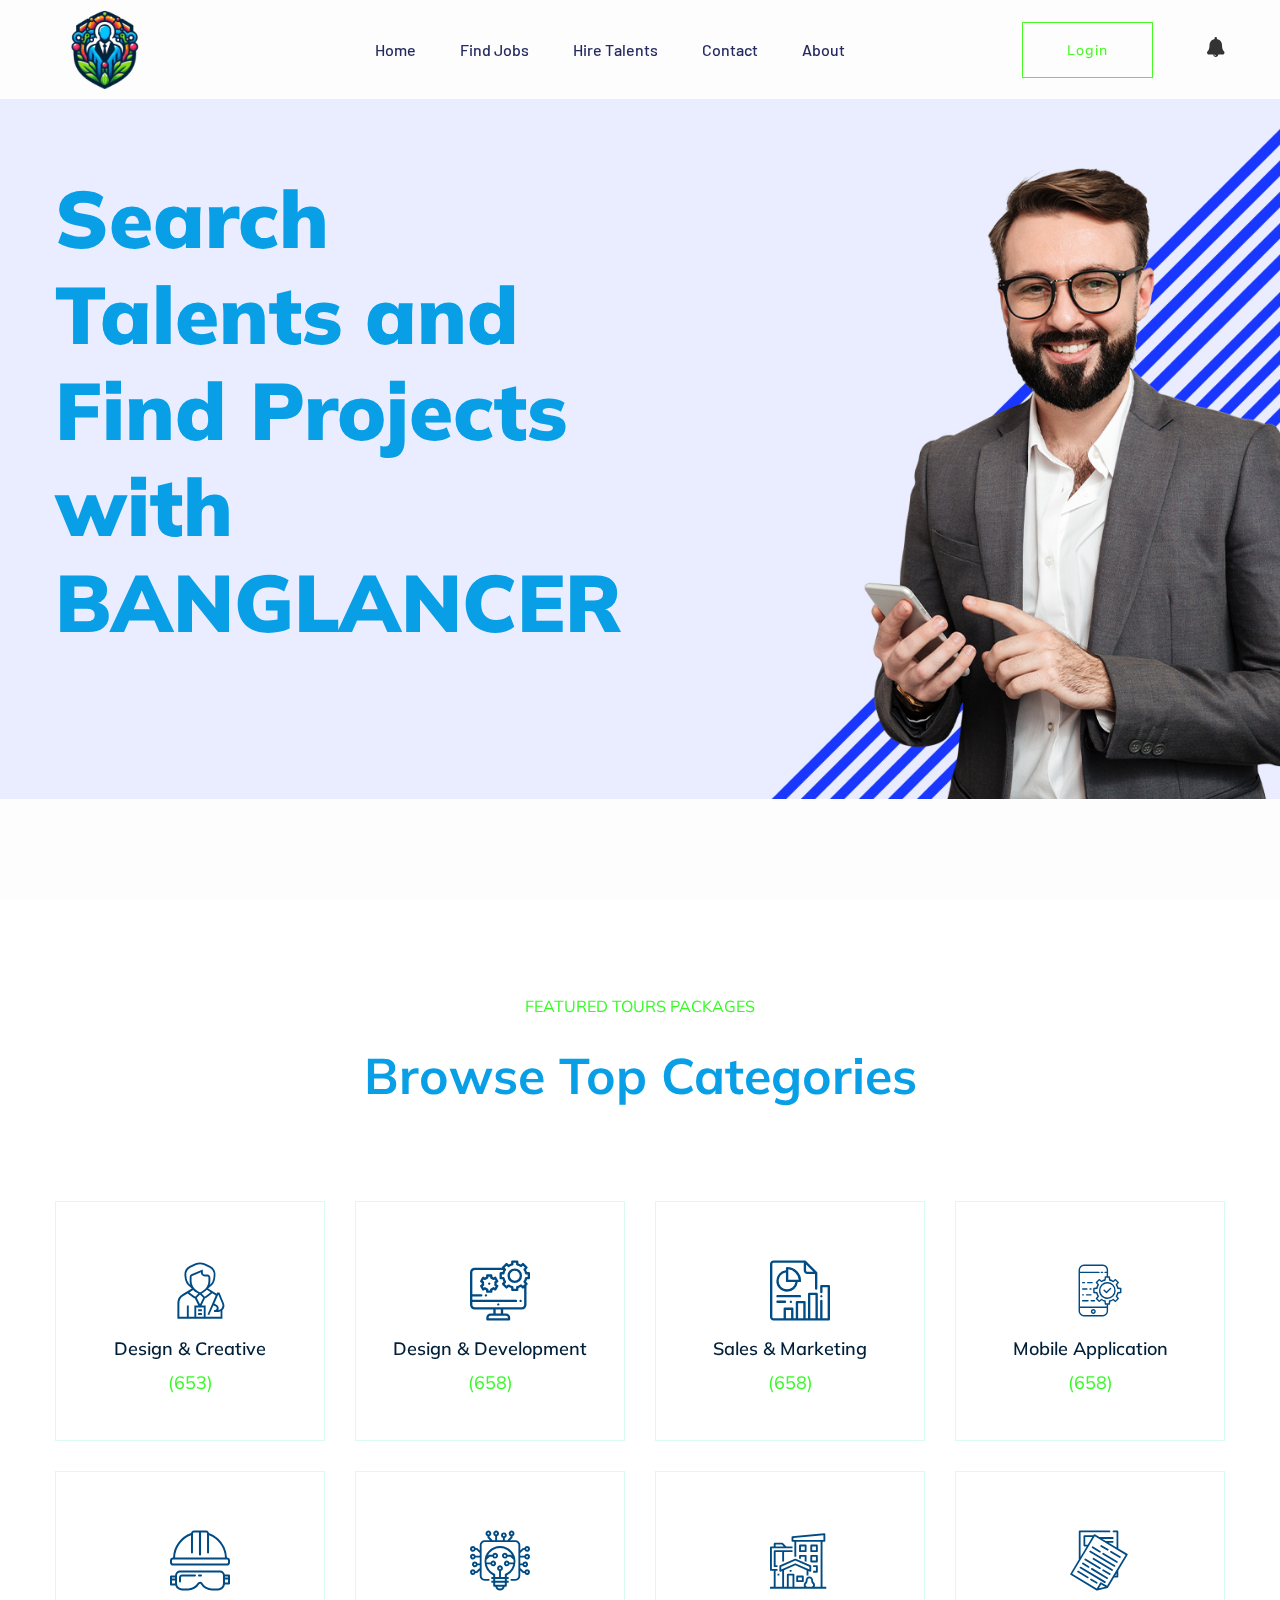
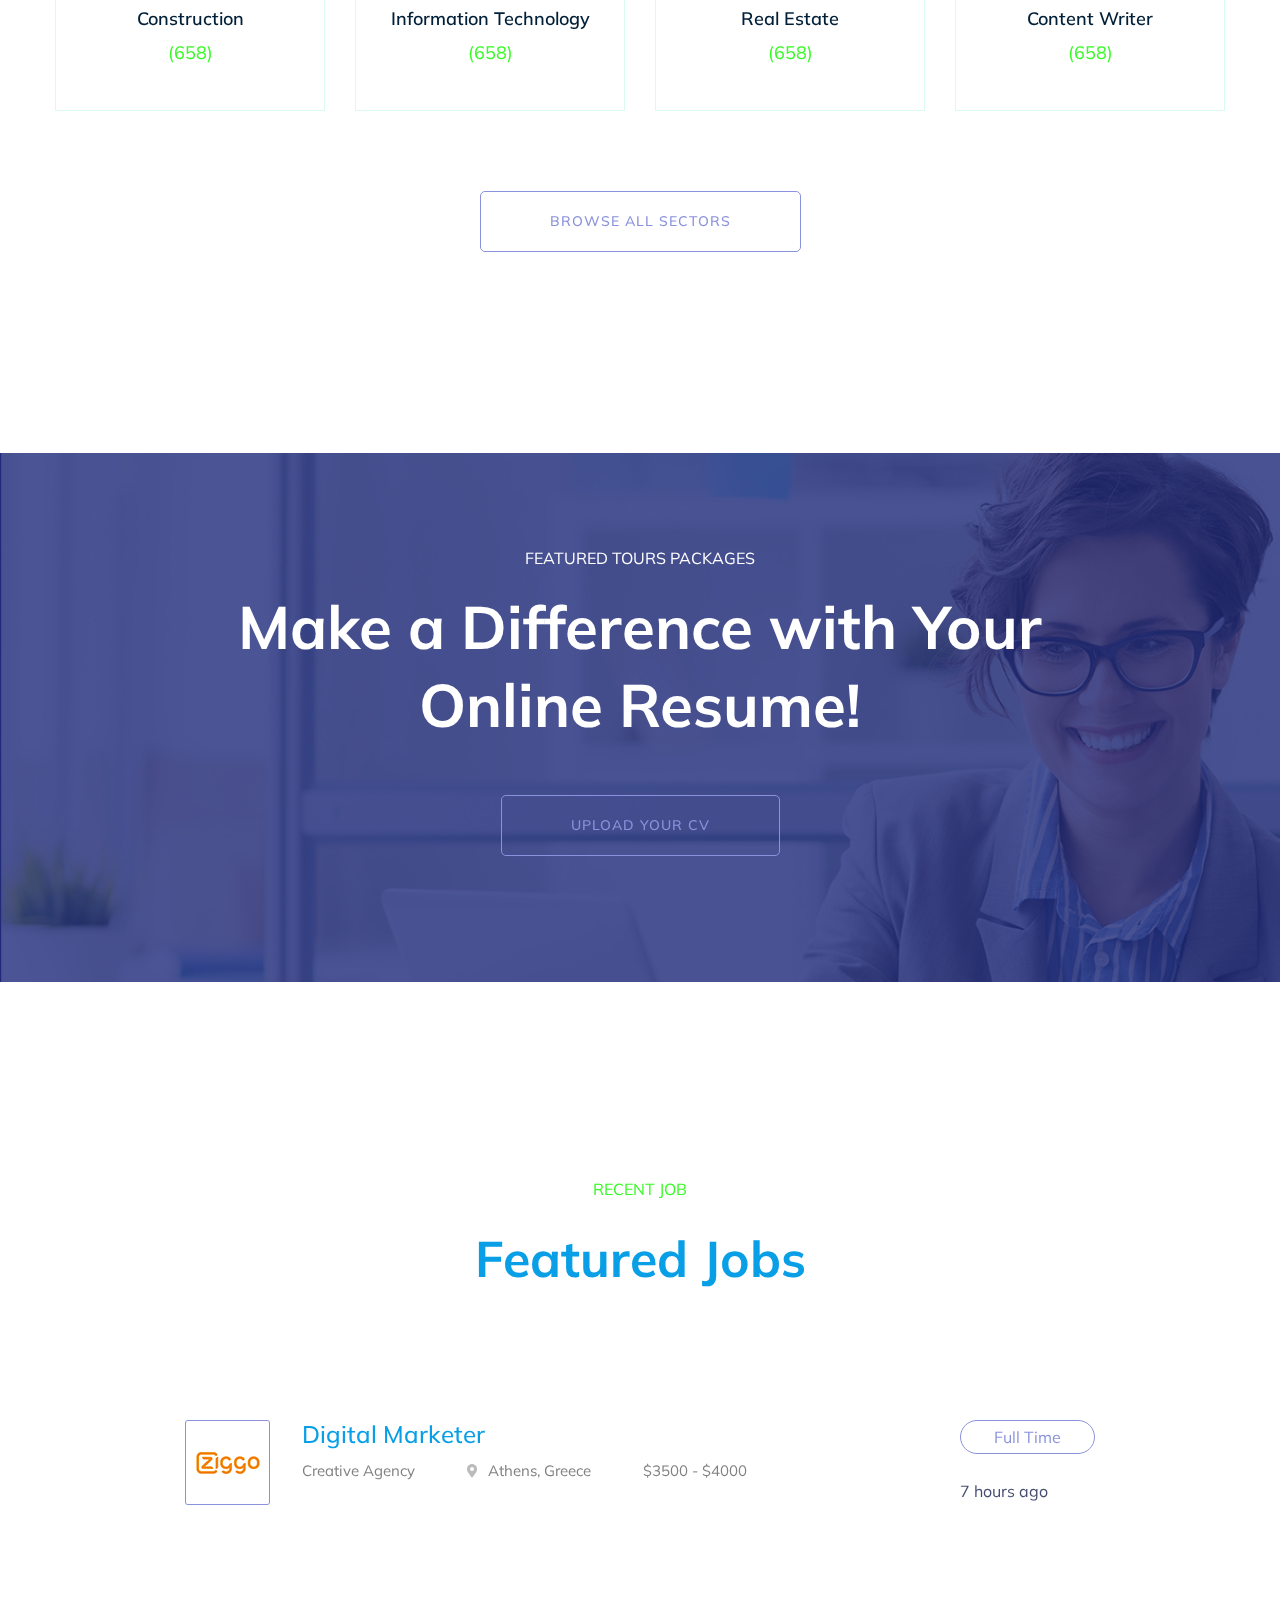
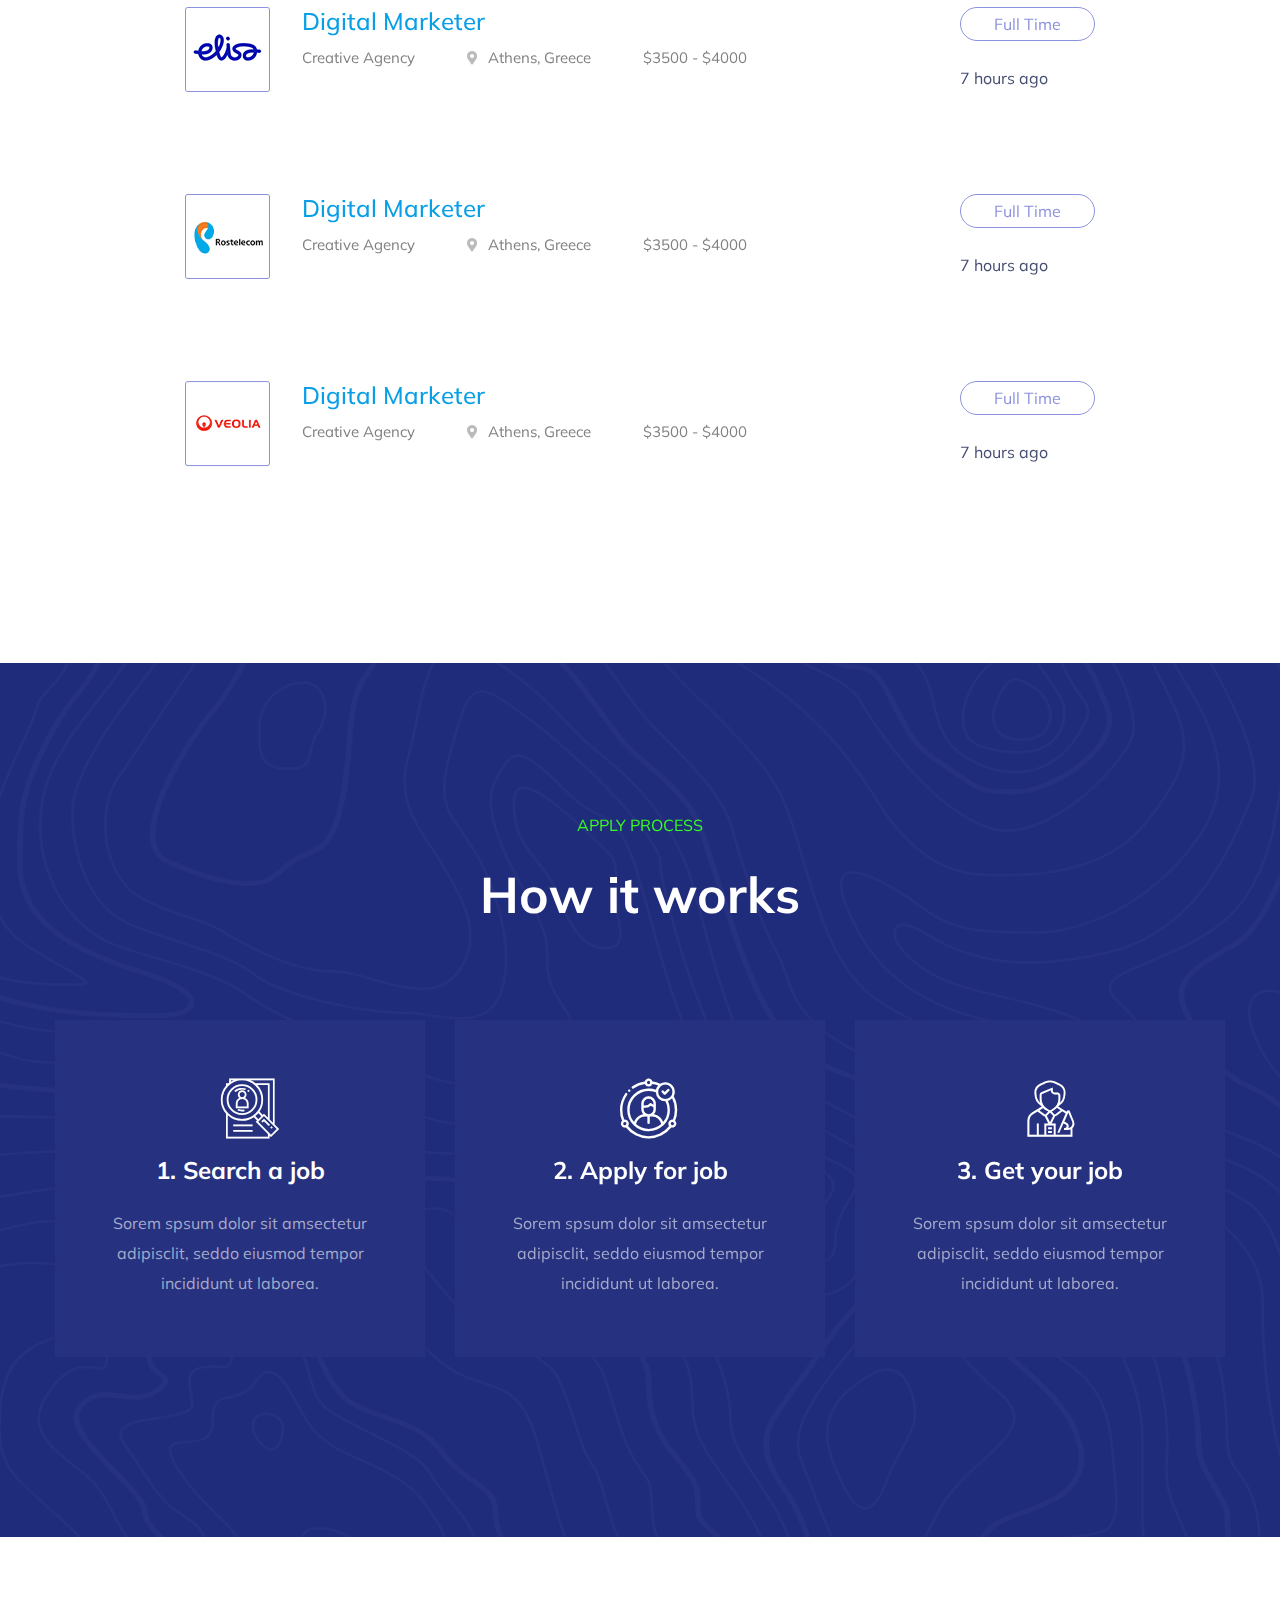
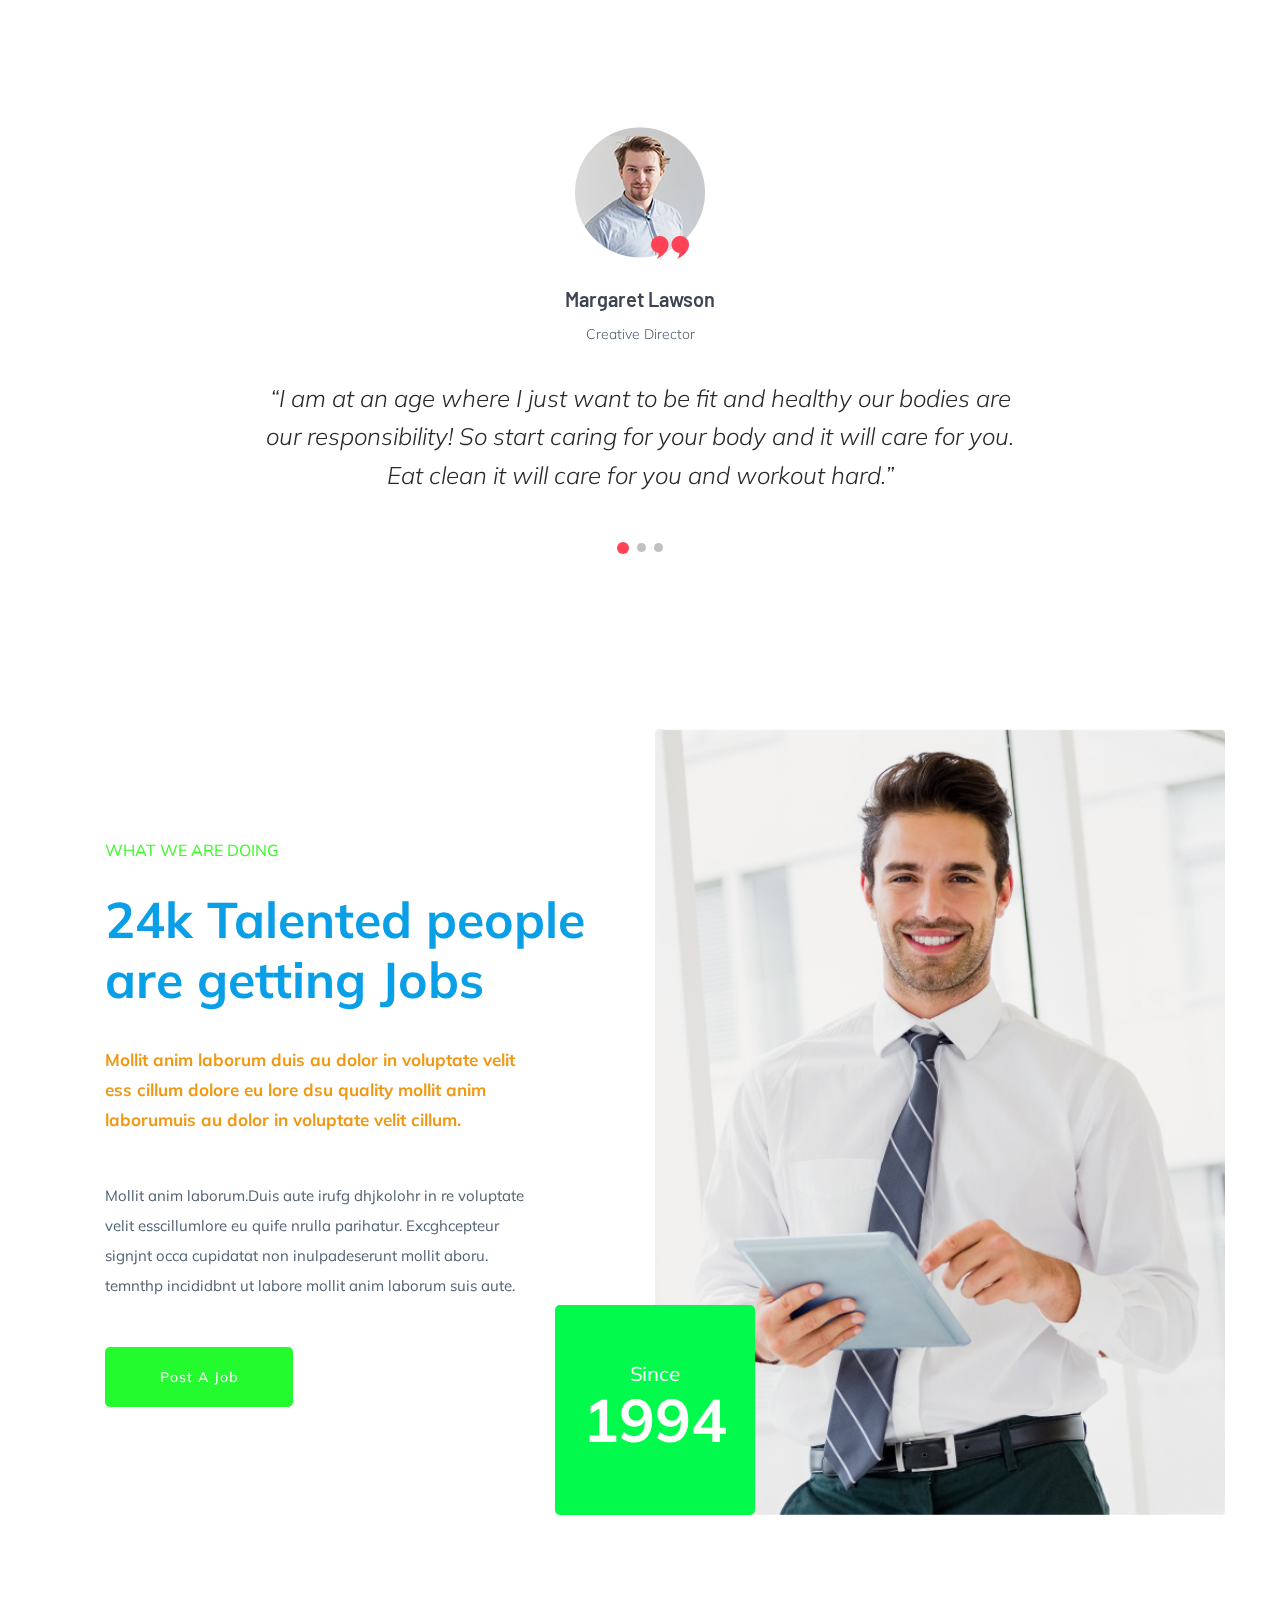
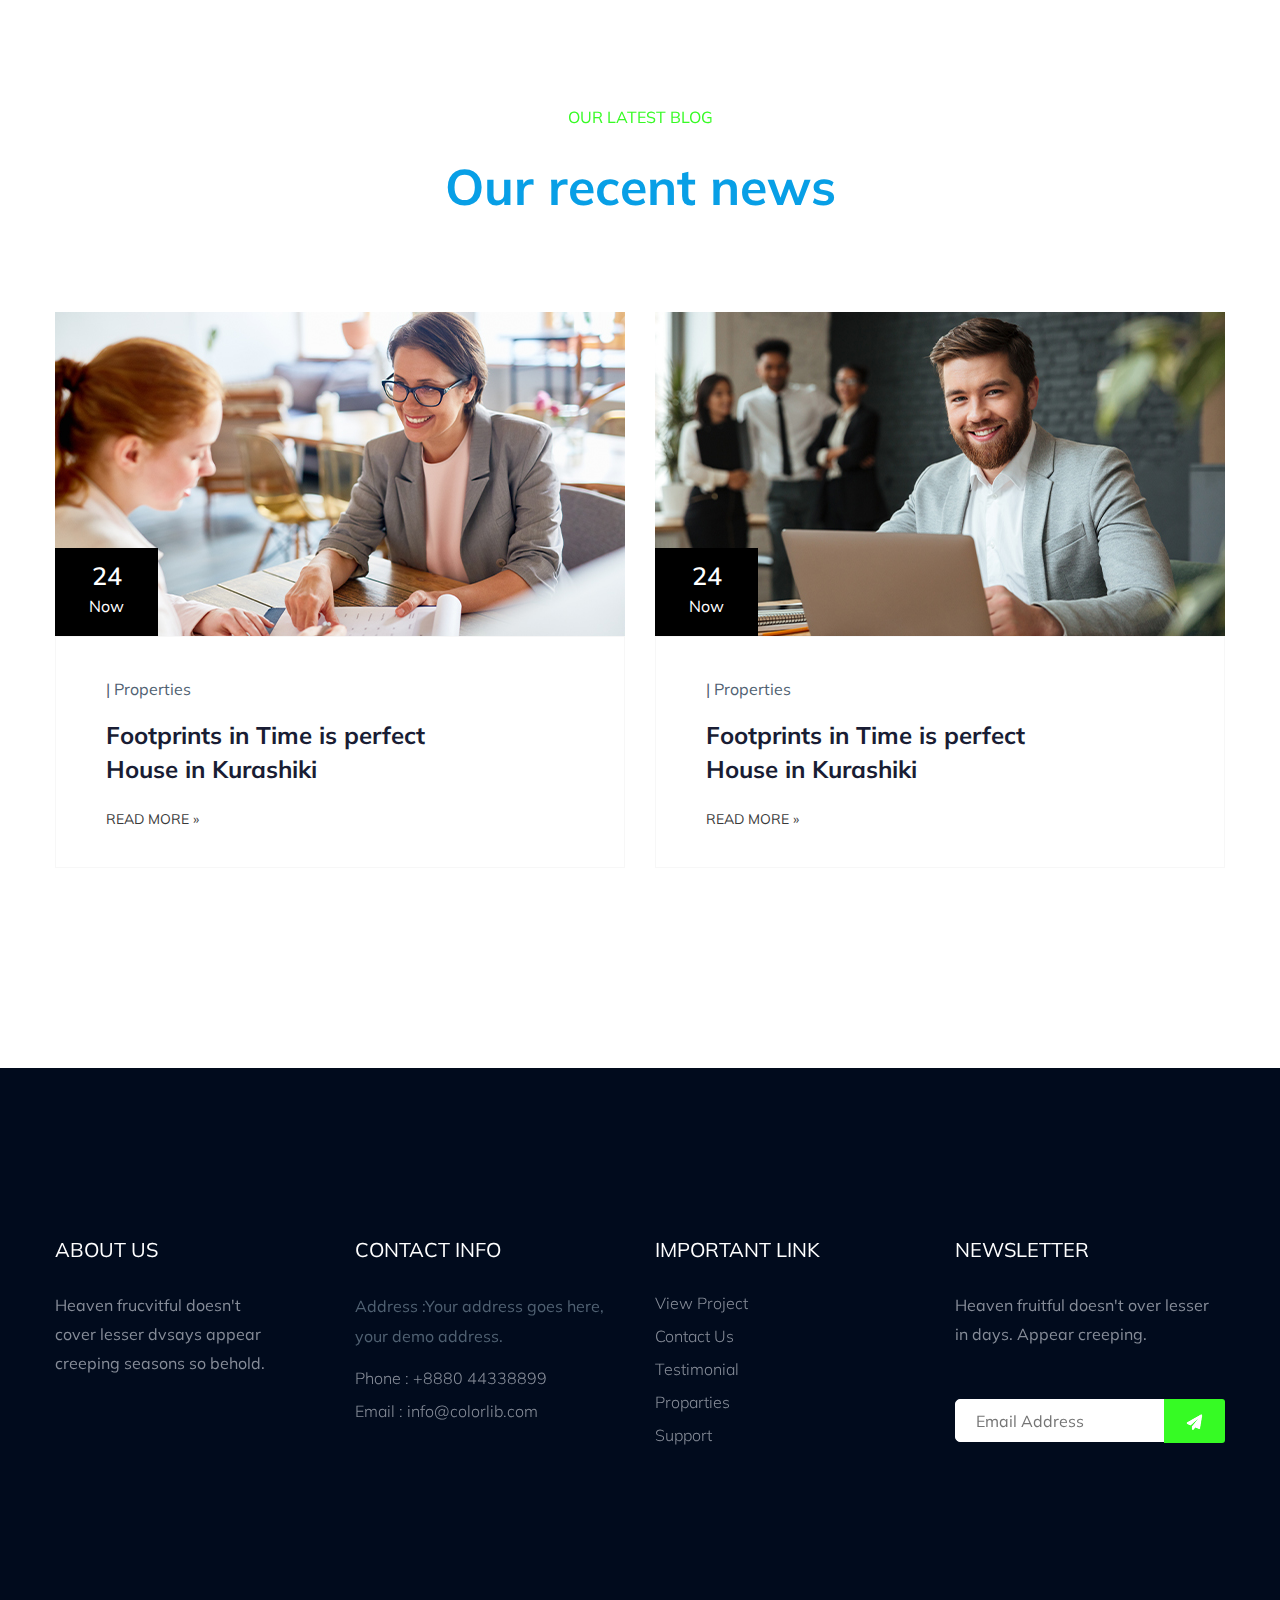
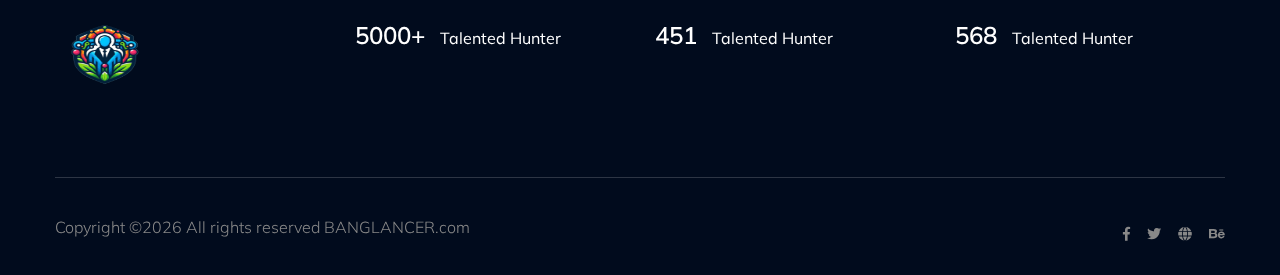
<file: jobfinderportal-master/index.html>
<!doctype html>
<html class="no-js" lang="en">
    <head>
        <meta charset="utf-8">
        <meta http-equiv="x-ua-compatible" content="ie=edge">
         <title>BangLancer</title>
        <meta name="description" content="">
        <meta name="viewport" content="width=device-width, initial-scale=1">
        <link rel="manifest" href="site.webmanifest">
		<link rel="shortcut icon" type="image/x-icon" href="assets/img/favicon.ico">

		<!-- CSS here -->
            <link rel="stylesheet" href="assets/css/bootstrap.min.css">
            <link rel="stylesheet" href="assets/css/owl.carousel.min.css">
            <link rel="stylesheet" href="assets/css/flaticon.css">
            <link rel="stylesheet" href="assets/css/price_rangs.css">
            <link rel="stylesheet" href="assets/css/slicknav.css">
            <link rel="stylesheet" href="assets/css/animate.min.css">
            <link rel="stylesheet" href="assets/css/magnific-popup.css">
            <link rel="stylesheet" href="assets/css/fontawesome-all.min.css">
            <link rel="stylesheet" href="assets/css/themify-icons.css">
            <link rel="stylesheet" href="assets/css/slick.css">
            <link rel="stylesheet" href="assets/css/nice-select.css">
            <link rel="stylesheet" href="assets/css/style.css">

            <script src="https://translate.google.com/translate_a/element.js?cb=googleTranslateElementInit"></script>

            <script>
                function googleTranslateElementInit(){
                    new google.translate.TranslateElement(
                        {pageLanguage :'en'},
                        'google_translate_element'
                )
                }
            </script>
   </head>

   <body>
    <!-- Preloader Start -->
    <div id="preloader-active">
        <div class="preloader d-flex align-items-center justify-content-center">
            <div class="preloader-inner position-relative">
                <div class="preloader-circle"></div>
                <div class="preloader-img pere-text">
                    <img src="assets/img/logo/logo.png" alt="">
                </div>
            </div>
        </div>
    </div>
    <!-- Preloader Start -->
    <header>
        <!-- Header Start -->
        <div class="header-area header-transparrent">
            <div class="headder-top header-sticky">
                <div class="container">
                    <div class="row align-items-center">
                        <div class="col-lg-3 col-md-2">
                            <!-- Logo -->
                            <div class="logo">
                                <a href="index.html"><img src="assets/img/logo/logo.png" alt="" style="height:100px;width:100px;float:left"></a>
                            </div>  
                        </div>
                        <div class="col-lg-6 col-md-7">
                            <div class="menu-wrapper">
                                <!-- Main-menu -->
                                <div class="main-menu">
                                    <nav class="d-none d-lg-block">
                                        <ul id="navigation">
                                            <li><a href="index.html">Home</a></li>
                                            <li><a href="job_listing.html">Find Jobs</a></li>
                                            <li><a href="hire.html">Hire Talents</a></li>
                                            <li><a href="contact.html">Contact</a></li>
                                            <li><a href="about.html">About</a></li>
                                        </ul>
                                    </nav>
                                </div>
                            </div>
                        </div>
                        <div class="col-lg-3 col-md-3">
                            <!-- Language Selector -->
                            
                            <!-- Header-btn -->
                            <div class="header-btn d-none f-right d-lg-block" id="login-btn">
                                <a id="login-link" href="./Signup.html" class="btn head-btn2">Login</a>
                                <!-- Bell icon -->
                                <a href="./hiretalents_profile.html" style="margin-left: 50px;"><i class="fas fa-bell" style="font-size: 20px; color: #333;"></i></a>
                                <div id="google_translate_element"></div>
                            </div>
                        </div>

                        
                        </div>
                    </div>
                </div>
            </div>
        </div>
        <!-- Header End -->
    </header>
    
    <main>

        <!-- slider Area Start-->
        <div class="slider-area ">
            <!-- Mobile Menu -->
            <div class="slider-active">
                <div class="single-slider slider-height d-flex align-items-center" data-background="assets/img/hero/h1_hero.jpg">
                    <div class="container">
                        <div class="row">
                            <div class="col-xl-6 col-lg-9 col-md-10">
                                <div class="hero__caption">
                                    <h1>Search Talents and Find Projects with BANGLANCER </h1>
                                </div>
                            </div>
                        </div>
                        <!-- Search Box -->
                        <div class="row">
                            <div class="col-xl-8">
                            </div>
                        </div>
                    </div>
                </div>
            </div>
        </div>
        <!-- slider Area End-->
        <!-- Our Services Start -->
        <div class="our-services section-pad-t30">
            <div class="container">
                <!-- Section Tittle -->
                <div class="row">
                    <div class="col-lg-12">
                        <div class="section-tittle text-center">
                            <span>FEATURED TOURS Packages</span>
                            <h2>Browse Top Categories </h2>
                        </div>
                    </div>
                </div>
                <div class="row d-flex justify-contnet-center">
                    <div class="col-xl-3 col-lg-3 col-md-4 col-sm-6">
                        <div class="single-services text-center mb-30">
                            <div class="services-ion">
                                <span class="flaticon-tour"></span>
                            </div>
                            <div class="services-cap">
                               <h5><a href="job_listing.html">Design & Creative</a></h5>
                                <span>(653)</span>
                            </div>
                        </div>
                    </div>
                    <div class="col-xl-3 col-lg-3 col-md-4 col-sm-6">
                        <div class="single-services text-center mb-30">
                            <div class="services-ion">
                                <span class="flaticon-cms"></span>
                            </div>
                            <div class="services-cap">
                               <h5><a href="job_listing.html">Design & Development</a></h5>
                                <span>(658)</span>
                            </div>
                        </div>
                    </div>
                    <div class="col-xl-3 col-lg-3 col-md-4 col-sm-6">
                        <div class="single-services text-center mb-30">
                            <div class="services-ion">
                                <span class="flaticon-report"></span>
                            </div>
                            <div class="services-cap">
                               <h5><a href="job_listing.html">Sales & Marketing</a></h5>
                                <span>(658)</span>
                            </div>
                        </div>
                    </div>
                    <div class="col-xl-3 col-lg-3 col-md-4 col-sm-6">
                        <div class="single-services text-center mb-30">
                            <div class="services-ion">
                                <span class="flaticon-app"></span>
                            </div>
                            <div class="services-cap">
                               <h5><a href="job_listing.html">Mobile Application</a></h5>
                                <span>(658)</span>
                            </div>
                        </div>
                    </div>
                    <div class="col-xl-3 col-lg-3 col-md-4 col-sm-6">
                        <div class="single-services text-center mb-30">
                            <div class="services-ion">
                                <span class="flaticon-helmet"></span>
                            </div>
                            <div class="services-cap">
                               <h5><a href="job_listing.html">Construction</a></h5>
                                <span>(658)</span>
                            </div>
                        </div>
                    </div>
                    <div class="col-xl-3 col-lg-3 col-md-4 col-sm-6">
                        <div class="single-services text-center mb-30">
                            <div class="services-ion">
                                <span class="flaticon-high-tech"></span>
                            </div>
                            <div class="services-cap">
                               <h5><a href="job_listing.html">Information Technology</a></h5>
                                <span>(658)</span>
                            </div>
                        </div>
                    </div>
                    <div class="col-xl-3 col-lg-3 col-md-4 col-sm-6">
                        <div class="single-services text-center mb-30">
                            <div class="services-ion">
                                <span class="flaticon-real-estate"></span>
                            </div>
                            <div class="services-cap">
                               <h5><a href="job_listing.html">Real Estate</a></h5>
                                <span>(658)</span>
                            </div>
                        </div>
                    </div>
                    <div class="col-xl-3 col-lg-3 col-md-4 col-sm-6">
                        <div class="single-services text-center mb-30">
                            <div class="services-ion">
                                <span class="flaticon-content"></span>
                            </div>
                            <div class="services-cap">
                               <h5><a href="job_listing.html">Content Writer</a></h5>
                                <span>(658)</span>
                            </div>
                        </div>
                    </div>
                </div>
                <!-- More Btn -->
                <!-- Section Button -->
                <div class="row">
                    <div class="col-lg-12">
                        <div class="browse-btn2 text-center mt-50">
                            <a href="job_listing.html" class="border-btn2">Browse All Sectors</a>
                        </div>
                    </div>
                </div>
            </div>
        </div>
        <!-- Our Services End -->
        <!-- Online CV Area Start -->
         <div class="online-cv cv-bg section-overly pt-90 pb-120"  data-background="assets/img/gallery/cv_bg.jpg">
            <div class="container">
                <div class="row justify-content-center">
                    <div class="col-xl-10">
                        <div class="cv-caption text-center">
                            <p class="pera1">FEATURED TOURS Packages</p>
                            <p class="pera2"> Make a Difference with Your Online Resume!</p>
                            <a href="#" class="border-btn2 border-btn4">Upload your cv</a>
                        </div>
                    </div>
                </div>
            </div>
        </div>
        <!-- Online CV Area End-->
        <!-- Featured_job_start -->
        <section class="featured-job-area feature-padding">
            <div class="container">
                <!-- Section Tittle -->
                <div class="row">
                    <div class="col-lg-12">
                        <div class="section-tittle text-center">
                            <span>Recent Job</span>
                            <h2>Featured Jobs</h2>
                        </div>
                    </div>
                </div>
                <div class="row justify-content-center">
                    <div class="col-xl-10">
                        <!-- single-job-content -->
                        <div class="single-job-items mb-30">
                            <div class="job-items">
                                <div class="company-img">
                                    <a href="job_details.html"><img src="assets/img/icon/job-list1.png" alt=""></a>
                                </div>
                                <div class="job-tittle">
                                    <a href="job_details.html"><h4>Digital Marketer</h4></a>
                                    <ul>
                                        <li>Creative Agency</li>
                                        <li><i class="fas fa-map-marker-alt"></i>Athens, Greece</li>
                                        <li>$3500 - $4000</li>
                                    </ul>
                                </div>
                            </div>
                            <div class="items-link f-right">
                                <a href="job_details.html">Full Time</a>
                                <span>7 hours ago</span>
                            </div>
                        </div>
                        <!-- single-job-content -->
                        <div class="single-job-items mb-30">
                            <div class="job-items">
                                <div class="company-img">
                                    <a href="job_details.html"><img src="assets/img/icon/job-list2.png" alt=""></a>
                                </div>
                                <div class="job-tittle">
                                    <a href="job_details.html"><h4>Digital Marketer</h4></a>
                                    <ul>
                                        <li>Creative Agency</li>
                                        <li><i class="fas fa-map-marker-alt"></i>Athens, Greece</li>
                                        <li>$3500 - $4000</li>
                                    </ul>
                                </div>
                            </div>
                            <div class="items-link f-right">
                                <a href="job_details.html">Full Time</a>
                                <span>7 hours ago</span>
                            </div>
                        </div>
                         <!-- single-job-content -->
                        <div class="single-job-items mb-30">
                            <div class="job-items">
                                <div class="company-img">
                                    <a href="job_details.html"><img src="assets/img/icon/job-list3.png" alt=""></a>
                                </div>
                                <div class="job-tittle">
                                    <a href="job_details.html"><h4>Digital Marketer</h4></a>
                                    <ul>
                                        <li>Creative Agency</li>
                                        <li><i class="fas fa-map-marker-alt"></i>Athens, Greece</li>
                                        <li>$3500 - $4000</li>
                                    </ul>
                                </div>
                            </div>
                            <div class="items-link f-right">
                                <a href="job_details.html">Full Time</a>
                                <span>7 hours ago</span>
                            </div>
                        </div>
                         <!-- single-job-content -->
                        <div class="single-job-items mb-30">
                            <div class="job-items">
                                <div class="company-img">
                                    <a href="job_details.html"><img src="assets/img/icon/job-list4.png" alt=""></a>
                                </div>
                                <div class="job-tittle">
                                    <a href="job_details.html"><h4>Digital Marketer</h4></a>
                                    <ul>
                                        <li>Creative Agency</li>
                                        <li><i class="fas fa-map-marker-alt"></i>Athens, Greece</li>
                                        <li>$3500 - $4000</li>
                                    </ul>
                                </div>
                            </div>
                            <div class="items-link f-right">
                                <a href="job_details.html">Full Time</a>
                                <span>7 hours ago</span>
                            </div>
                        </div>
                    </div>
                </div>
            </div>
        </section>
        <!-- Featured_job_end -->
        <!-- How  Apply Process Start-->
        <div class="apply-process-area apply-bg pt-150 pb-150" data-background="assets/img/gallery/how-applybg.png">
            <div class="container">
                <!-- Section Tittle -->
                <div class="row">
                    <div class="col-lg-12">
                        <div class="section-tittle white-text text-center">
                            <span>Apply process</span>
                            <h2> How it works</h2>
                        </div>
                    </div>
                </div>
                <!-- Apply Process Caption -->
                <div class="row">
                    <div class="col-lg-4 col-md-6">
                        <div class="single-process text-center mb-30">
                            <div class="process-ion">
                                <span class="flaticon-search"></span>
                            </div>
                            <div class="process-cap">
                               <h5>1. Search a job</h5>
                               <p>Sorem spsum dolor sit amsectetur adipisclit, seddo eiusmod tempor incididunt ut laborea.</p>
                            </div>
                        </div>
                    </div>
                    <div class="col-lg-4 col-md-6">
                        <div class="single-process text-center mb-30">
                            <div class="process-ion">
                                <span class="flaticon-curriculum-vitae"></span>
                            </div>
                            <div class="process-cap">
                               <h5>2. Apply for job</h5>
                               <p>Sorem spsum dolor sit amsectetur adipisclit, seddo eiusmod tempor incididunt ut laborea.</p>
                            </div>
                        </div>
                    </div>
                    <div class="col-lg-4 col-md-6">
                        <div class="single-process text-center mb-30">
                            <div class="process-ion">
                                <span class="flaticon-tour"></span>
                            </div>
                            <div class="process-cap">
                               <h5>3. Get your job</h5>
                               <p>Sorem spsum dolor sit amsectetur adipisclit, seddo eiusmod tempor incididunt ut laborea.</p>
                            </div>
                        </div>
                    </div>
                </div>
             </div>
        </div>
        <!-- How  Apply Process End-->
        <!-- Testimonial Start -->
        <div class="testimonial-area testimonial-padding">
            <div class="container">
                <!-- Testimonial contents -->
                <div class="row d-flex justify-content-center">
                    <div class="col-xl-8 col-lg-8 col-md-10">
                        <div class="h1-testimonial-active dot-style">
                            <!-- Single Testimonial -->
                            <div class="single-testimonial text-center">
                                <!-- Testimonial Content -->
                                <div class="testimonial-caption ">
                                    <!-- founder -->
                                    <div class="testimonial-founder  ">
                                        <div class="founder-img mb-30">
                                            <img src="assets/img/testmonial/testimonial-founder.png" alt="">
                                            <span>Margaret Lawson</span>
                                            <p>Creative Director</p>
                                        </div>
                                    </div>
                                    <div class="testimonial-top-cap">
                                        <p>“I am at an age where I just want to be fit and healthy our bodies are our responsibility! So start caring for your body and it will care for you. Eat clean it will care for you and workout hard.”</p>
                                    </div>
                                </div>
                            </div>
                            <!-- Single Testimonial -->
                            <div class="single-testimonial text-center">
                                <!-- Testimonial Content -->
                                <div class="testimonial-caption ">
                                    <!-- founder -->
                                    <div class="testimonial-founder  ">
                                        <div class="founder-img mb-30">
                                            <img src="assets/img/testmonial/testimonial-founder.png" alt="">
                                            <span>Margaret Lawson</span>
                                            <p>Creative Director</p>
                                        </div>
                                    </div>
                                    <div class="testimonial-top-cap">
                                        <p>“I am at an age where I just want to be fit and healthy our bodies are our responsibility! So start caring for your body and it will care for you. Eat clean it will care for you and workout hard.”</p>
                                    </div>
                                </div>
                            </div>
                            <!-- Single Testimonial -->
                            <div class="single-testimonial text-center">
                                <!-- Testimonial Content -->
                                <div class="testimonial-caption ">
                                    <!-- founder -->
                                    <div class="testimonial-founder  ">
                                        <div class="founder-img mb-30">
                                            <img src="assets/img/testmonial/testimonial-founder.png" alt="">
                                            <span>Margaret Lawson</span>
                                            <p>Creative Director</p>
                                        </div>
                                    </div>
                                    <div class="testimonial-top-cap">
                                        <p>“I am at an age where I just want to be fit and healthy our bodies are our responsibility! So start caring for your body and it will care for you. Eat clean it will care for you and workout hard.”</p>
                                    </div>
                                </div>
                            </div>
                        </div>
                    </div>
                </div>
            </div>
        </div>
        <!-- Testimonial End -->
         <!-- Support Company Start-->
         <div class="support-company-area support-padding fix">
            <div class="container">
                <div class="row align-items-center">
                    <div class="col-xl-6 col-lg-6">
                        <div class="right-caption">
                            <!-- Section Tittle -->
                            <div class="section-tittle section-tittle2">
                                <span>What we are doing</span>
                                <h2>24k Talented people are getting Jobs</h2>
                            </div>
                            <div class="support-caption">
                                <p class="pera-top">Mollit anim laborum duis au dolor in voluptate velit ess cillum dolore eu lore dsu quality mollit anim laborumuis au dolor in voluptate velit cillum.</p>
                                <p>Mollit anim laborum.Duis aute irufg dhjkolohr in re voluptate velit esscillumlore eu quife nrulla parihatur. Excghcepteur signjnt occa cupidatat non inulpadeserunt mollit aboru. temnthp incididbnt ut labore mollit anim laborum suis aute.</p>
                                <a href="about.html" class="btn post-btn">Post a job</a>
                            </div>
                        </div>
                    </div>
                    <div class="col-xl-6 col-lg-6">
                        <div class="support-location-img">
                            <img src="assets/img/service/support-img.jpg" alt="">
                            <div class="support-img-cap text-center">
                                <p>Since</p>
                                <span>1994</span>
                            </div>
                        </div>
                    </div>
                </div>
            </div>
        </div>
        <!-- Support Company End-->
        <!-- Blog Area Start -->
        <div class="home-blog-area blog-h-padding">
            <div class="container">
                <!-- Section Tittle -->
                <div class="row">
                    <div class="col-lg-12">
                        <div class="section-tittle text-center">
                            <span>Our latest blog</span>
                            <h2>Our recent news</h2>
                        </div>
                    </div>
                </div>
                <div class="row">
                    <div class="col-xl-6 col-lg-6 col-md-6">
                        <div class="home-blog-single mb-30">
                            <div class="blog-img-cap">
                                <div class="blog-img">
                                    <img src="assets/img/blog/home-blog1.jpg" alt="">
                                    <!-- Blog date -->
                                    <div class="blog-date text-center">
                                        <span>24</span>
                                        <p>Now</p>
                                    </div>
                                </div>
                                <div class="blog-cap">
                                    <p>|   Properties</p>
                                    <h3><a href="single-blog.html">Footprints in Time is perfect House in Kurashiki</a></h3>
                                    <a href="#" class="more-btn">Read more »</a>
                                </div>
                            </div>
                        </div>
                    </div>
                    <div class="col-xl-6 col-lg-6 col-md-6">
                        <div class="home-blog-single mb-30">
                            <div class="blog-img-cap">
                                <div class="blog-img">
                                    <img src="assets/img/blog/home-blog2.jpg" alt="">
                                    <!-- Blog date -->
                                    <div class="blog-date text-center">
                                        <span>24</span>
                                        <p>Now</p>
                                    </div>
                                </div>
                                <div class="blog-cap">
                                    <p>|   Properties</p>
                                    <h3><a href="single-blog.html">Footprints in Time is perfect House in Kurashiki</a></h3>
                                    <a href="#" class="more-btn">Read more »</a>
                                </div>
                            </div>
                        </div>
                    </div>
                </div>
            </div>
        </div>
        <!-- Blog Area End -->

    </main>
    <footer>
        <!-- Footer Start-->
        <div class="footer-area footer-bg footer-padding">
            <div class="container">
                <div class="row d-flex justify-content-between">
                    <div class="col-xl-3 col-lg-3 col-md-4 col-sm-6">
                       <div class="single-footer-caption mb-50">
                         <div class="single-footer-caption mb-30">
                             <div class="footer-tittle">
                                 <h4>About Us</h4>
                                 <div class="footer-pera">
                                     <p>Heaven frucvitful doesn't cover lesser dvsays appear creeping seasons so behold.</p>
                                </div>
                             </div>
                         </div>

                       </div>
                    </div>
                    <div class="col-xl-3 col-lg-3 col-md-4 col-sm-5">
                        <div class="single-footer-caption mb-50">
                            <div class="footer-tittle">
                                <h4>Contact Info</h4>
                                <ul>
                                    <li>
                                    <p>Address :Your address goes
                                        here, your demo address.</p>
                                    </li>
                                    <li><a href="#">Phone : +8880 44338899</a></li>
                                    <li><a href="#">Email : info@colorlib.com</a></li>
                                </ul>
                            </div>

                        </div>
                    </div>
                    <div class="col-xl-3 col-lg-3 col-md-4 col-sm-5">
                        <div class="single-footer-caption mb-50">
                            <div class="footer-tittle">
                                <h4>Important Link</h4>
                                <ul>
                                    <li><a href="#"> View Project</a></li>
                                    <li><a href="#">Contact Us</a></li>
                                    <li><a href="#">Testimonial</a></li>
                                    <li><a href="#">Proparties</a></li>
                                    <li><a href="#">Support</a></li>
                                </ul>
                            </div>
                        </div>
                    </div>
                    <div class="col-xl-3 col-lg-3 col-md-4 col-sm-5">
                        <div class="single-footer-caption mb-50">
                            <div class="footer-tittle">
                                <h4>Newsletter</h4>
                                <div class="footer-pera footer-pera2">
                                 <p>Heaven fruitful doesn't over lesser in days. Appear creeping.</p>
                             </div>
                             <!-- Form -->
                             <div class="footer-form" >
                                 <div id="mc_embed_signup">
                                     <form target="_blank" action="https://spondonit.us12.list-manage.com/subscribe/post?u=1462626880ade1ac87bd9c93a&amp;id=92a4423d01"
                                     method="get" class="subscribe_form relative mail_part">
                                         <input type="email" name="email" id="newsletter-form-email" placeholder="Email Address"
                                         class="placeholder hide-on-focus" onfocus="this.placeholder = ''"
                                         onblur="this.placeholder = ' Email Address '">
                                         <div class="form-icon">
                                             <button type="submit" name="submit" id="newsletter-submit"
                                             class="email_icon newsletter-submit button-contactForm"><img src="assets/img/icon/form.png" alt=""></button>
                                         </div>
                                         <div class="mt-10 info"></div>
                                     </form>
                                 </div>
                             </div>
                            </div>
                        </div>
                    </div>
                </div>
               <!--  -->
               <div class="row footer-wejed justify-content-between">
                    <div class="col-xl-3 col-lg-3 col-md-4 col-sm-6">
                        <!-- logo -->
                        <div class="footer-logo mb-20">
                        <a href="index.html"><img src="assets/img/logo/logo.png" alt="" style="padding-bottom:25px;float:left;height:100px;width:100px"></a>
                        </div>
                    </div>
                    <div class="col-xl-3 col-lg-3 col-md-4 col-sm-5">
                    <div class="footer-tittle-bottom">
                        <span>5000+</span>
                        <p>Talented Hunter</p>
                    </div>
                    </div>
                    <div class="col-xl-3 col-lg-3 col-md-4 col-sm-5">
                        <div class="footer-tittle-bottom">
                            <span>451</span>
                            <p>Talented Hunter</p>
                        </div>
                    </div>
                    <div class="col-xl-3 col-lg-3 col-md-4 col-sm-5">
                        <!-- Footer Bottom Tittle -->
                        <div class="footer-tittle-bottom">
                            <span>568</span>
                            <p>Talented Hunter</p>
                        </div>
                    </div>
               </div>
            </div>
        </div>
        <!-- footer-bottom area -->
        <div class="footer-bottom-area footer-bg">
            <div class="container">
                <div class="footer-border">
                     <div class="row d-flex justify-content-between align-items-center">
                         <div class="col-xl-10 col-lg-10 ">
                             <div class="footer-copy-right">
                                 <p><!-- Link back to Colorlib can't be removed. Template is licensed under CC BY 3.0. -->
  Copyright &copy;<script>document.write(new Date().getFullYear());</script> All rights reserved BANGLANCER.com</a>
  <!-- Link back to Colorlib can't be removed. Template is licensed under CC BY 3.0. --></p>
                             </div>
                         </div>
                         <div class="col-xl-2 col-lg-2">
                             <div class="footer-social f-right">
                                 <a href="#"><i class="fab fa-facebook-f"></i></a>
                                 <a href="#"><i class="fab fa-twitter"></i></a>
                                 <a href="#"><i class="fas fa-globe"></i></a>
                                 <a href="#"><i class="fab fa-behance"></i></a>
                             </div>
                         </div>
                     </div>
                </div>
            </div>
        </div>
        <!-- Footer End-->
    </footer>

  <!-- JS here -->

  <script>
    document.addEventListener("DOMContentLoaded", function() {
    const loginLink = document.getElementById("login-link");

    // Check if username is already stored in sessionStorage
    const username = sessionStorage.getItem("first_name");

    // Function to update login link and sessionStorage
    function updateLoginLink() {
        if (username) {
            // If username is not empty, replace the text content with the username
            loginLink.textContent = username;
            // Change background color to light blue
            loginLink.style.backgroundColor = "lightblue";
        } else {
            // If username is empty, keep the text content as "Login"
            loginLink.textContent = "Login";
        }
    }

    // Update login link on initial load
    updateLoginLink();

    // Add click event listener to the login link
    loginLink.addEventListener("click", function(event) {
        event.preventDefault(); // Prevent default behavior

        // Redirect to login page if sessionStorage is empty
        if (username == null) {
            window.location.href = "./Signup.html"; // Corrected file path
        } else {
            window.location.href = './profile.html';
        }
    });
});

</script>
	
		<!-- All JS Custom Plugins Link Here here -->
        <script src="./assets/js/vendor/modernizr-3.5.0.min.js"></script>
		<!-- Jquery, Popper, Bootstrap -->
		<script src="./assets/js/vendor/jquery-1.12.4.min.js"></script>
        <script src="./assets/js/popper.min.js"></script>
        <script src="./assets/js/bootstrap.min.js"></script>
	    <!-- Jquery Mobile Menu -->
        <script src="./assets/js/jquery.slicknav.min.js"></script>

		<!-- Jquery Slick , Owl-Carousel Plugins -->
        <script src="./assets/js/owl.carousel.min.js"></script>
        <script src="./assets/js/slick.min.js"></script>
        <script src="./assets/js/price_rangs.js"></script>
        
		<!-- One Page, Animated-HeadLin -->
        <script src="./assets/js/wow.min.js"></script>
		<script src="./assets/js/animated.headline.js"></script>
        <script src="./assets/js/jquery.magnific-popup.js"></script>

		<!-- Scrollup, nice-select, sticky -->
        <script src="./assets/js/jquery.scrollUp.min.js"></script>
        <script src="./assets/js/jquery.nice-select.min.js"></script>
		<script src="./assets/js/jquery.sticky.js"></script>
        
        <!-- contact js -->
        <script src="./assets/js/contact.js"></script>
        <script src="./assets/js/jquery.form.js"></script>
        <script src="./assets/js/jquery.validate.min.js"></script>
        <script src="./assets/js/mail-script.js"></script>
        <script src="./assets/js/jquery.ajaxchimp.min.js"></script>
        
		<!-- Jquery Plugins, main Jquery -->	
        <script src="./assets/js/plugins.js"></script>
        <script src="./assets/js/main.js"></script>
        <script>
            (function (w, d, s, o, f, js, fjs) {
              w["botsonic_widget"] = o;
              w[o] =
                w[o] ||
                function () {
                  (w[o].q = w[o].q || []).push(arguments);
                };
              (js = d.createElement(s)), (fjs = d.getElementsByTagName(s)[0]);
              js.id = o;
              js.src = f;
              js.async = 1;
              fjs.parentNode.insertBefore(js, fjs);
            })(window, document, "script", "Botsonic", "https://widget.writesonic.com/CDN/botsonic.min.js");
            Botsonic("init", {
              serviceBaseUrl: "https://api-azure.botsonic.ai",
              token: "a25a39f8-a91e-49b9-b171-c2f06eb4d344",
            });
          </script>
    </body>
</html>
</file>
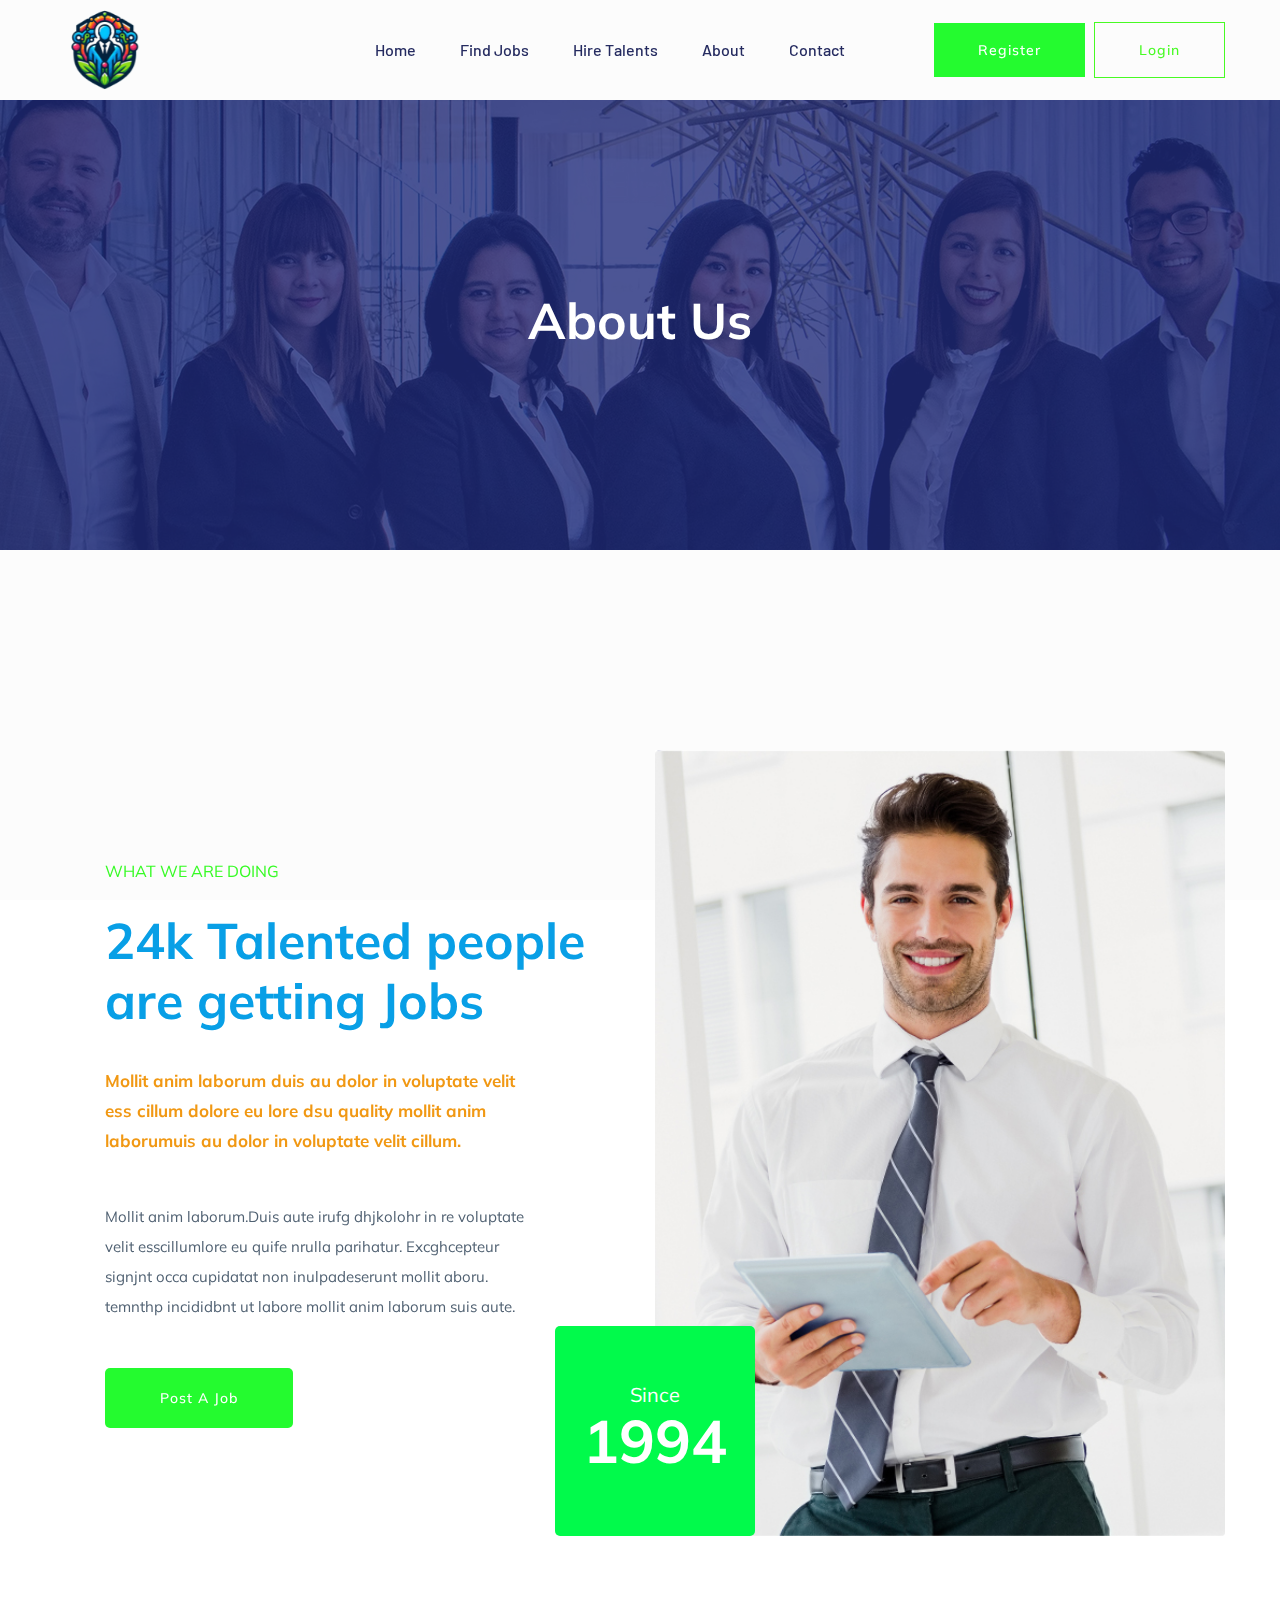
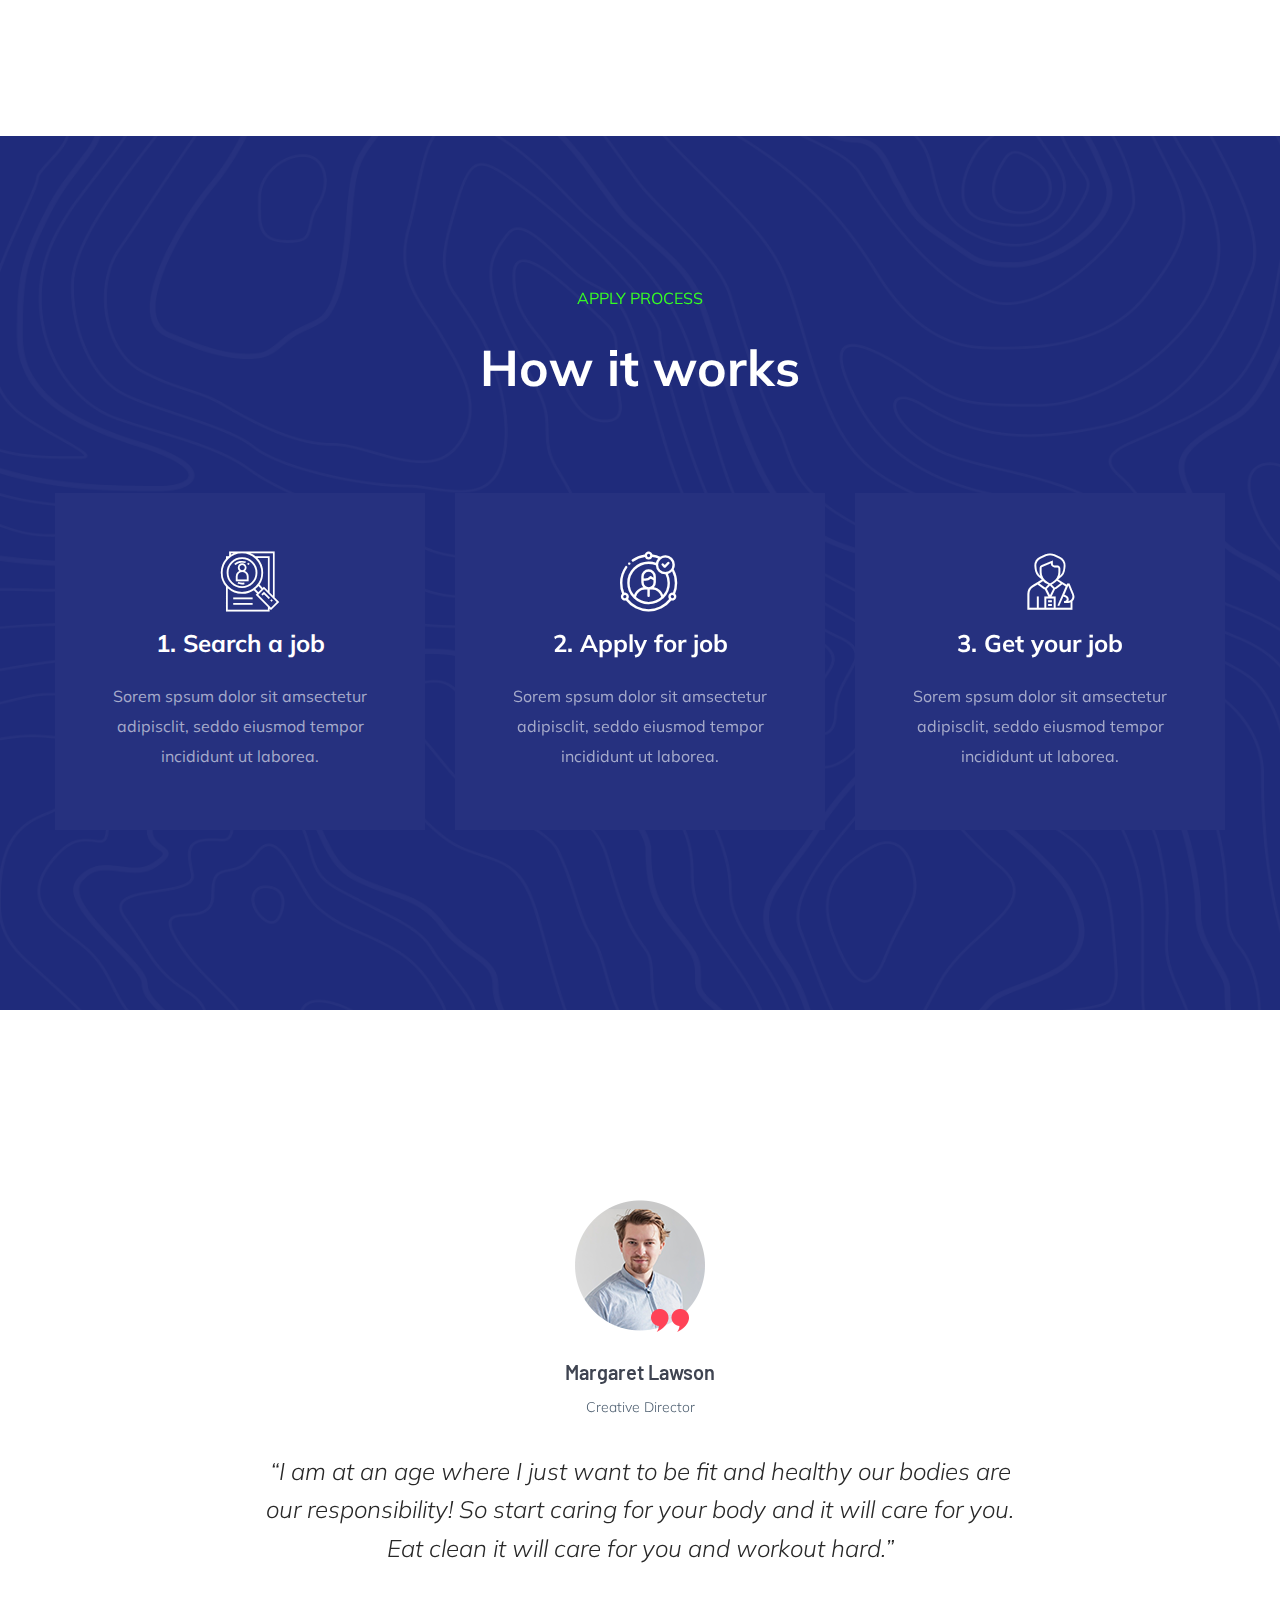
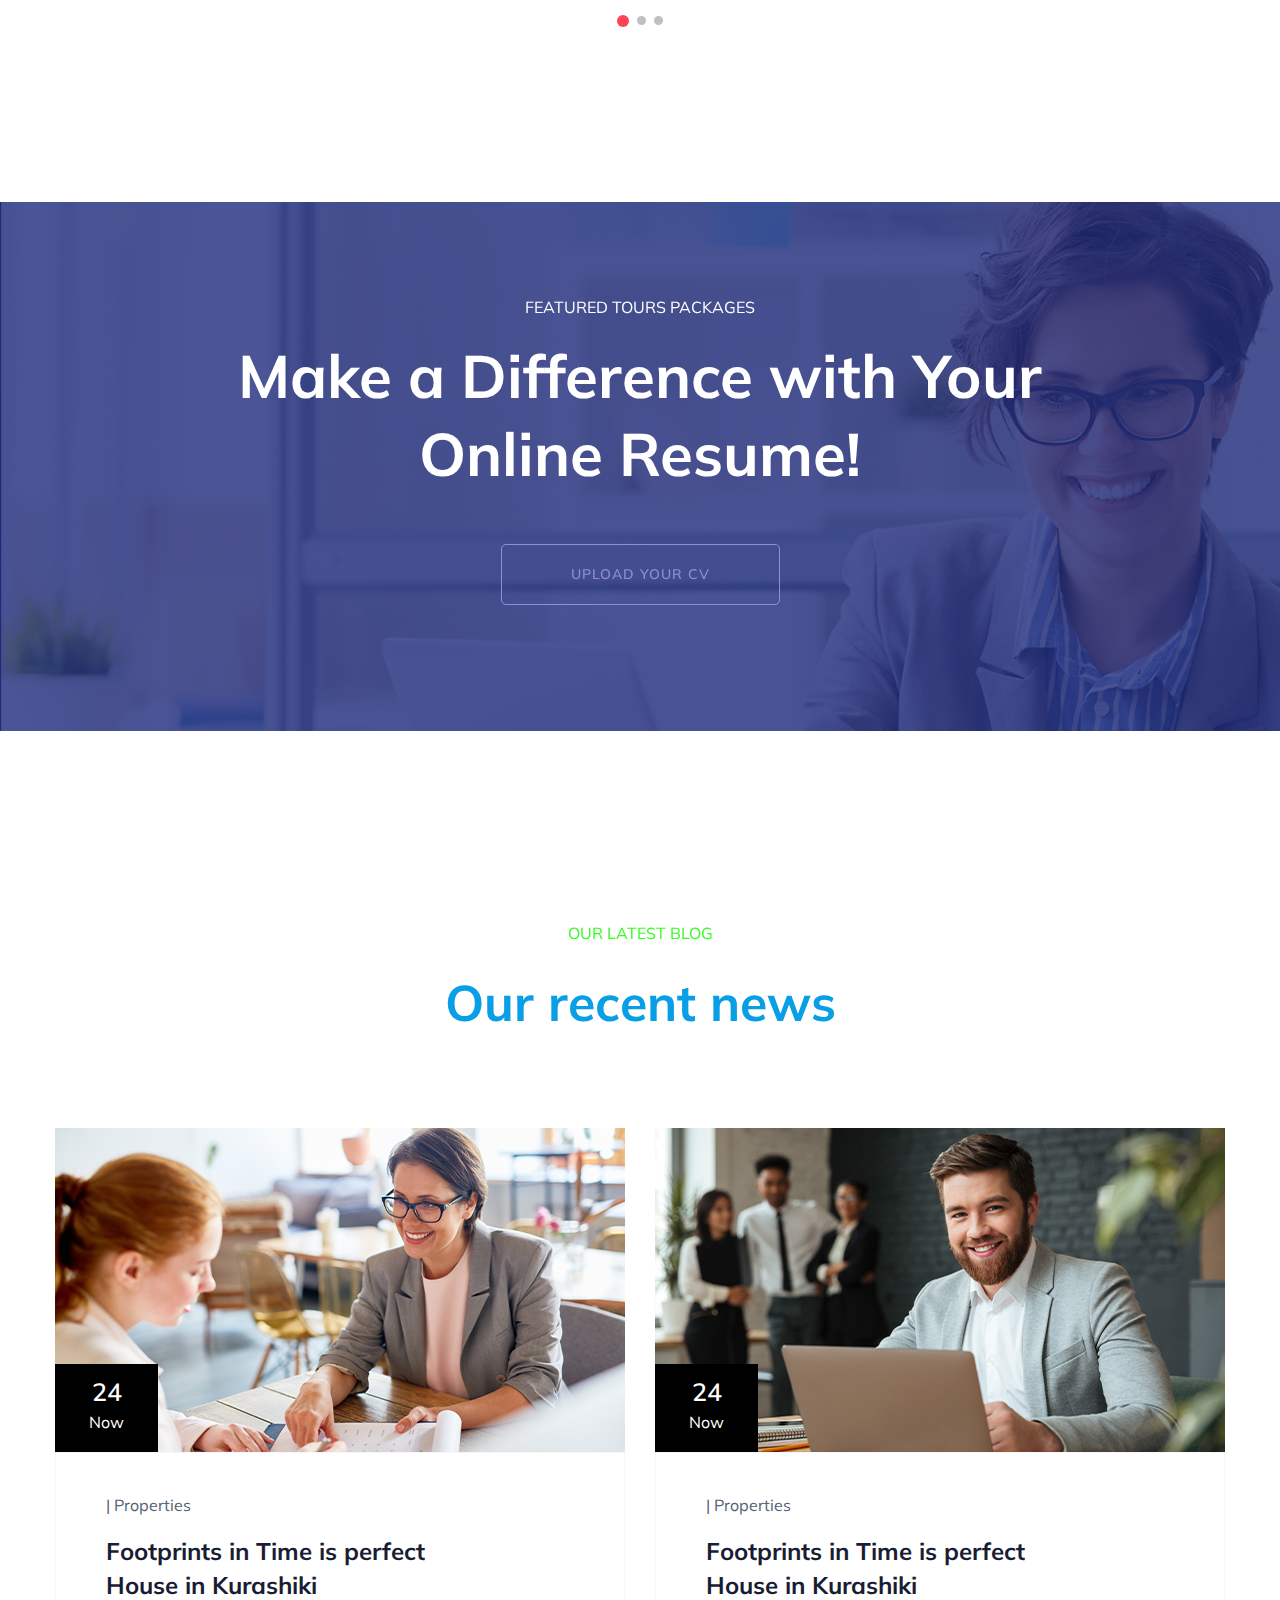
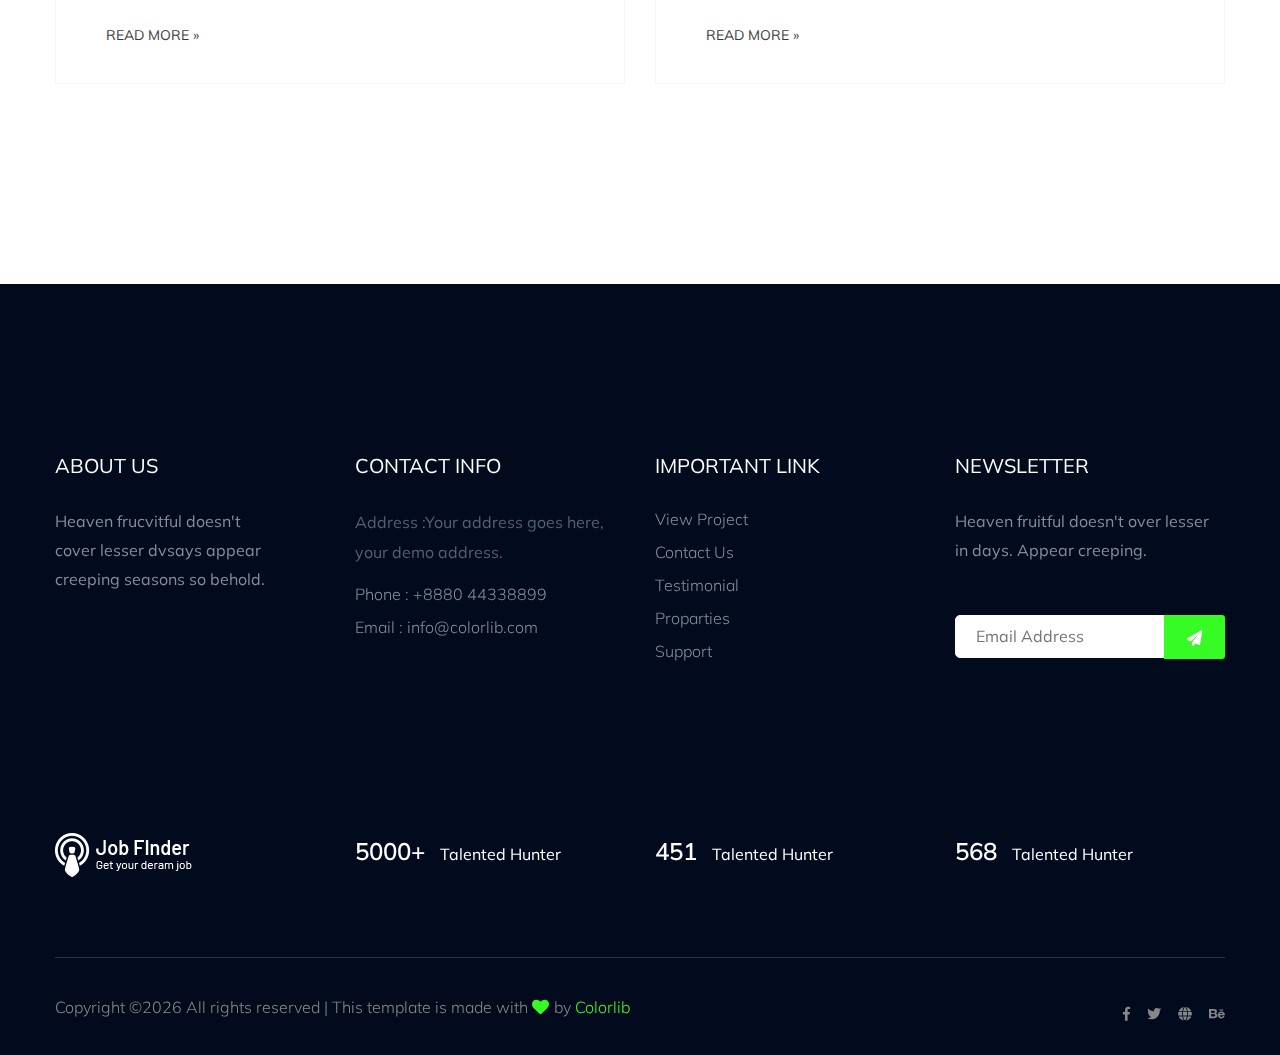
<file: jobfinderportal-master/about.html>
<!doctype html>
<html class="no-js" lang="zxx">
    <head>
        <meta charset="utf-8">
        <meta http-equiv="x-ua-compatible" content="ie=edge">
        <title>Job board HTML-5 Template </title>
        <meta name="description" content="">
        <meta name="viewport" content="width=device-width, initial-scale=1">
        <link rel="manifest" href="site.webmanifest">
		<link rel="shortcut icon" type="image/x-icon" href="assets/img/favicon.ico">

		<!-- CSS here -->
            <link rel="stylesheet" href="assets/css/bootstrap.min.css">
            <link rel="stylesheet" href="assets/css/owl.carousel.min.css">
            <link rel="stylesheet" href="assets/css/flaticon.css">
            <link rel="stylesheet" href="assets/css/price_rangs.css">
            <link rel="stylesheet" href="assets/css/slicknav.css">
            <link rel="stylesheet" href="assets/css/animate.min.css">
            <link rel="stylesheet" href="assets/css/magnific-popup.css">
            <link rel="stylesheet" href="assets/css/fontawesome-all.min.css">
            <link rel="stylesheet" href="assets/css/themify-icons.css">
            <link rel="stylesheet" href="assets/css/slick.css">
            <link rel="stylesheet" href="assets/css/nice-select.css">
            <link rel="stylesheet" href="assets/css/style.css">
   </head>

   <body>
    <!-- Preloader Start -->
    <div id="preloader-active">
        <div class="preloader d-flex align-items-center justify-content-center">
            <div class="preloader-inner position-relative">
                <div class="preloader-circle"></div>
                <div class="preloader-img pere-text">
                    <img src="assets/img/logo/logo.png" alt="">
                </div>
            </div>
        </div>
    </div>
    <!-- Preloader Start -->
    <header>
        <!-- Header Start -->
       <div class="header-area header-transparrent">
           <div class="headder-top header-sticky">
                <div class="container">
                    <div class="row align-items-center">
                        <div class="col-lg-3 col-md-2">
                            <!-- Logo -->
                            <div class="logo">
                                <a href="index.html"><img src="assets/img/logo/logo.png" alt="" style="height:100px;width:100px;float:left"></a>
                            </div>  
                        </div>
                        <div class="col-lg-9 col-md-9">
                            <div class="menu-wrapper">
                                <!-- Main-menu -->
                                <div class="main-menu">
                                    <nav class="d-none d-lg-block" >
                                        <ul id="navigation" >
                                            <li ><a href="index.html">Home</a></li>
                                            
                                                <li><a href="job_listing.html">Find Jobs</a></li>
                                                <li><a href="hire.html">Hire Talents</a></li>
                
                                            <li><a href="about.html">About</a></li>
                                           
                                            <li><a href="contact.html">Contact</a></li>
                                        </ul>
                                    </nav>
                                </div>                
                                <!-- Header-btn -->
                                <div class="header-btn d-none f-right d-lg-block">
                                    <a href="#" class="btn head-btn1">Register</a>
                                    <a href="#" class="btn head-btn2">Login</a>
                                </div>
                            </div>
                        </div>
                        <!-- Mobile Menu -->
                        <div class="col-12">
                            <div class="mobile_menu d-block d-lg-none"></div>
                        </div>
                    </div>
                </div>
           </div>
       </div>
        <!-- Header End -->
    </header>
    <main>

        <!-- Hero Area Start-->
        <div class="slider-area ">
        <div class="single-slider section-overly slider-height2 d-flex align-items-center" data-background="assets/img/hero/about.jpg">
            <div class="container">
                <div class="row">
                    <div class="col-xl-12">
                        <div class="hero-cap text-center">
                            <h2>About us</h2>
                        </div>
                    </div>
                </div>
            </div>
        </div>
        </div>
        <!-- Hero Area End -->
        <!-- Support Company Start-->
        <div class="support-company-area fix section-padding2">
            <div class="container">
                <div class="row align-items-center">
                    <div class="col-xl-6 col-lg-6">
                        <div class="right-caption">
                            <!-- Section Tittle -->
                            <div class="section-tittle section-tittle2">
                                <span>What we are doing</span>
                                <h2>24k Talented people are getting Jobs</h2>
                            </div>
                            <div class="support-caption">
                                <p class="pera-top">Mollit anim laborum duis au dolor in voluptate velit ess cillum dolore eu lore dsu quality mollit anim laborumuis au dolor in voluptate velit cillum.</p>
                                <p>Mollit anim laborum.Duis aute irufg dhjkolohr in re voluptate velit esscillumlore eu quife nrulla parihatur. Excghcepteur signjnt occa cupidatat non inulpadeserunt mollit aboru. temnthp incididbnt ut labore mollit anim laborum suis aute.</p>
                                <a href="about.html" class="btn post-btn">Post a job</a>
                            </div>
                        </div>
                    </div>
                    <div class="col-xl-6 col-lg-6">
                        <div class="support-location-img">
                            <img src="assets/img/service/support-img.jpg" alt="">
                            <div class="support-img-cap text-center">
                                <p>Since</p>
                                <span>1994</span>
                            </div>
                        </div>
                    </div>
                </div>
            </div>
        </div>
        <!-- Support Company End-->
        <!-- How  Apply Process Start-->
        <div class="apply-process-area apply-bg pt-150 pb-150" data-background="assets/img/gallery/how-applybg.png">
            <div class="container">
                <!-- Section Tittle -->
                <div class="row">
                    <div class="col-lg-12">
                        <div class="section-tittle white-text text-center">
                            <span>Apply process</span>
                            <h2> How it works</h2>
                        </div>
                    </div>
                </div>
                <!-- Apply Process Caption -->
                <div class="row">
                    <div class="col-lg-4 col-md-6">
                        <div class="single-process text-center mb-30">
                            <div class="process-ion">
                                <span class="flaticon-search"></span>
                            </div>
                            <div class="process-cap">
                                <h5>1. Search a job</h5>
                            <p>Sorem spsum dolor sit amsectetur adipisclit, seddo eiusmod tempor incididunt ut laborea.</p>
                            </div>
                        </div>
                    </div>
                    <div class="col-lg-4 col-md-6">
                        <div class="single-process text-center mb-30">
                            <div class="process-ion">
                                <span class="flaticon-curriculum-vitae"></span>
                            </div>
                            <div class="process-cap">
                                <h5>2. Apply for job</h5>
                            <p>Sorem spsum dolor sit amsectetur adipisclit, seddo eiusmod tempor incididunt ut laborea.</p>
                            </div>
                        </div>
                    </div>
                    <div class="col-lg-4 col-md-6">
                        <div class="single-process text-center mb-30">
                            <div class="process-ion">
                                <span class="flaticon-tour"></span>
                            </div>
                            <div class="process-cap">
                                <h5>3. Get your job</h5>
                            <p>Sorem spsum dolor sit amsectetur adipisclit, seddo eiusmod tempor incididunt ut laborea.</p>
                            </div>
                        </div>
                    </div>
                </div>
            </div>
        </div>
        <!-- How  Apply Process End-->
        <!-- Testimonial Start -->
        <div class="testimonial-area testimonial-padding">
            <div class="container">
                <!-- Testimonial contents -->
                <div class="row d-flex justify-content-center">
                    <div class="col-xl-8 col-lg-8 col-md-10">
                        <div class="h1-testimonial-active dot-style">
                            <!-- Single Testimonial -->
                            <div class="single-testimonial text-center">
                                <!-- Testimonial Content -->
                                <div class="testimonial-caption ">
                                    <!-- founder -->
                                    <div class="testimonial-founder  ">
                                        <div class="founder-img mb-30">
                                            <img src="assets/img/testmonial/testimonial-founder.png" alt="">
                                            <span>Margaret Lawson</span>
                                            <p>Creative Director</p>
                                        </div>
                                    </div>
                                    <div class="testimonial-top-cap">
                                        <p>“I am at an age where I just want to be fit and healthy our bodies are our responsibility! So start caring for your body and it will care for you. Eat clean it will care for you and workout hard.”</p>
                                    </div>
                                </div>
                            </div>
                            <!-- Single Testimonial -->
                            <div class="single-testimonial text-center">
                                <!-- Testimonial Content -->
                                <div class="testimonial-caption ">
                                    <!-- founder -->
                                    <div class="testimonial-founder  ">
                                        <div class="founder-img mb-30">
                                            <img src="assets/img/testmonial/testimonial-founder.png" alt="">
                                            <span>Margaret Lawson</span>
                                            <p>Creative Director</p>
                                        </div>
                                    </div>
                                    <div class="testimonial-top-cap">
                                        <p>“I am at an age where I just want to be fit and healthy our bodies are our responsibility! So start caring for your body and it will care for you. Eat clean it will care for you and workout hard.”</p>
                                    </div>
                                </div>
                            </div>
                            <!-- Single Testimonial -->
                            <div class="single-testimonial text-center">
                                <!-- Testimonial Content -->
                                <div class="testimonial-caption ">
                                    <!-- founder -->
                                    <div class="testimonial-founder  ">
                                        <div class="founder-img mb-30">
                                            <img src="assets/img/testmonial/testimonial-founder.png" alt="">
                                            <span>Margaret Lawson</span>
                                            <p>Creative Director</p>
                                        </div>
                                    </div>
                                    <div class="testimonial-top-cap">
                                        <p>“I am at an age where I just want to be fit and healthy our bodies are our responsibility! So start caring for your body and it will care for you. Eat clean it will care for you and workout hard.”</p>
                                    </div>
                                </div>
                            </div>
                        </div>
                    </div>
                </div>
            </div>
        </div>
        <!-- Testimonial End -->
        <!-- Online CV Area Start -->
        <div class="online-cv cv-bg section-overly pt-90 pb-120"  data-background="assets/img/gallery/cv_bg.jpg">
            <div class="container">
                <div class="row justify-content-center">
                    <div class="col-xl-10">
                        <div class="cv-caption text-center">
                            <p class="pera1">FEATURED TOURS Packages</p>
                            <p class="pera2"> Make a Difference with Your Online Resume!</p>
                            <a href="#" class="border-btn2 border-btn4">Upload your cv</a>
                        </div>
                    </div>
                </div>
            </div>
        </div>
        <!-- Online CV Area End-->
    
        <!-- Blog Area Start -->
        <div class="home-blog-area blog-h-padding">
            <div class="container">
                <!-- Section Tittle -->
                <div class="row">
                    <div class="col-lg-12">
                        <div class="section-tittle text-center">
                            <span>Our latest blog</span>
                            <h2>Our recent news</h2>
                        </div>
                    </div>
                </div>
                <div class="row">
                    <div class="col-xl-6 col-lg-6 col-md-6">
                        <div class="home-blog-single mb-30">
                            <div class="blog-img-cap">
                                <div class="blog-img">
                                    <img src="assets/img/blog/home-blog1.jpg" alt="">
                                    <!-- Blog date -->
                                    <div class="blog-date text-center">
                                        <span>24</span>
                                        <p>Now</p>
                                    </div>
                                </div>
                                <div class="blog-cap">
                                    <p>|   Properties</p>
                                    <h3><a href="single-blog.html">Footprints in Time is perfect House in Kurashiki</a></h3>
                                    <a href="#" class="more-btn">Read more »</a>
                                </div>
                            </div>
                        </div>
                    </div>
                    <div class="col-xl-6 col-lg-6 col-md-6">
                        <div class="home-blog-single mb-30">
                            <div class="blog-img-cap">
                                <div class="blog-img">
                                    <img src="assets/img/blog/home-blog2.jpg" alt="">
                                    <!-- Blog date -->
                                    <div class="blog-date text-center">
                                        <span>24</span>
                                        <p>Now</p>
                                    </div>
                                </div>
                                <div class="blog-cap">
                                    <p>|   Properties</p>
                                    <h3><a href="single-blog.html">Footprints in Time is perfect House in Kurashiki</a></h3>
                                    <a href="#" class="more-btn">Read more »</a>
                                </div>
                            </div>
                        </div>
                    </div>
                </div>
            </div>
        </div>
        <!-- Blog Area End -->

    </main>
    <footer>
        <!-- Footer Start-->
        <div class="footer-area footer-bg footer-padding">
            <div class="container">
                <div class="row d-flex justify-content-between">
                    <div class="col-xl-3 col-lg-3 col-md-4 col-sm-6">
                       <div class="single-footer-caption mb-50">
                         <div class="single-footer-caption mb-30">
                             <div class="footer-tittle">
                                 <h4>About Us</h4>
                                 <div class="footer-pera">
                                     <p>Heaven frucvitful doesn't cover lesser dvsays appear creeping seasons so behold.</p>
                                </div>
                             </div>
                         </div>

                       </div>
                    </div>
                    <div class="col-xl-3 col-lg-3 col-md-4 col-sm-5">
                        <div class="single-footer-caption mb-50">
                            <div class="footer-tittle">
                                <h4>Contact Info</h4>
                                <ul>
                                    <li>
                                    <p>Address :Your address goes
                                        here, your demo address.</p>
                                    </li>
                                    <li><a href="#">Phone : +8880 44338899</a></li>
                                    <li><a href="#">Email : info@colorlib.com</a></li>
                                </ul>
                            </div>

                        </div>
                    </div>
                    <div class="col-xl-3 col-lg-3 col-md-4 col-sm-5">
                        <div class="single-footer-caption mb-50">
                            <div class="footer-tittle">
                                <h4>Important Link</h4>
                                <ul>
                                    <li><a href="#"> View Project</a></li>
                                    <li><a href="#">Contact Us</a></li>
                                    <li><a href="#">Testimonial</a></li>
                                    <li><a href="#">Proparties</a></li>
                                    <li><a href="#">Support</a></li>
                                </ul>
                            </div>
                        </div>
                    </div>
                    <div class="col-xl-3 col-lg-3 col-md-4 col-sm-5">
                        <div class="single-footer-caption mb-50">
                            <div class="footer-tittle">
                                <h4>Newsletter</h4>
                                <div class="footer-pera footer-pera2">
                                 <p>Heaven fruitful doesn't over lesser in days. Appear creeping.</p>
                             </div>
                             <!-- Form -->
                             <div class="footer-form" >
                                 <div id="mc_embed_signup">
                                     <form target="_blank" action="https://spondonit.us12.list-manage.com/subscribe/post?u=1462626880ade1ac87bd9c93a&amp;id=92a4423d01"
                                     method="get" class="subscribe_form relative mail_part">
                                         <input type="email" name="email" id="newsletter-form-email" placeholder="Email Address"
                                         class="placeholder hide-on-focus" onfocus="this.placeholder = ''"
                                         onblur="this.placeholder = ' Email Address '">
                                         <div class="form-icon">
                                             <button type="submit" name="submit" id="newsletter-submit"
                                             class="email_icon newsletter-submit button-contactForm"><img src="assets/img/icon/form.png" alt=""></button>
                                         </div>
                                         <div class="mt-10 info"></div>
                                     </form>
                                 </div>
                             </div>
                            </div>
                        </div>
                    </div>
                </div>
               <!--  -->
               <div class="row footer-wejed justify-content-between">
                       <div class="col-xl-3 col-lg-3 col-md-4 col-sm-6">
                          <!-- logo -->
                          <div class="footer-logo mb-20">
                            <a href="index.html"><img src="assets/img/logo/logo2_footer.png" alt=""></a>
                          </div>
                       </div>
                       <div class="col-xl-3 col-lg-3 col-md-4 col-sm-5">
                        <div class="footer-tittle-bottom">
                            <span>5000+</span>
                            <p>Talented Hunter</p>
                        </div>
                       </div>
                       <div class="col-xl-3 col-lg-3 col-md-4 col-sm-5">
                            <div class="footer-tittle-bottom">
                                <span>451</span>
                                <p>Talented Hunter</p>
                            </div>
                       </div>
                       <div class="col-xl-3 col-lg-3 col-md-4 col-sm-5">
                            <!-- Footer Bottom Tittle -->
                            <div class="footer-tittle-bottom">
                                <span>568</span>
                                <p>Talented Hunter</p>
                            </div>
                       </div>
               </div>
            </div>
        </div>
        <!-- footer-bottom area -->
        <div class="footer-bottom-area footer-bg">
            <div class="container">
                <div class="footer-border">
                     <div class="row d-flex justify-content-between align-items-center">
                         <div class="col-xl-10 col-lg-10 ">
                             <div class="footer-copy-right">
                                 <p><!-- Link back to Colorlib can't be removed. Template is licensed under CC BY 3.0. -->
  Copyright &copy;<script>document.write(new Date().getFullYear());</script> All rights reserved | This template is made with <i class="fa fa-heart" aria-hidden="true"></i> by <a href="https://colorlib.com" target="_blank">Colorlib</a>
  <!-- Link back to Colorlib can't be removed. Template is licensed under CC BY 3.0. --></p>
                             </div>
                         </div>
                         <div class="col-xl-2 col-lg-2">
                             <div class="footer-social f-right">
                                 <a href="#"><i class="fab fa-facebook-f"></i></a>
                                 <a href="#"><i class="fab fa-twitter"></i></a>
                                 <a href="#"><i class="fas fa-globe"></i></a>
                                 <a href="#"><i class="fab fa-behance"></i></a>
                             </div>
                         </div>
                     </div>
                </div>
            </div>
        </div>
        <!-- Footer End-->
    </footer>

	<!-- JS here -->
	
		<!-- All JS Custom Plugins Link Here here -->
        <script src="./assets/js/vendor/modernizr-3.5.0.min.js"></script>
		<!-- Jquery, Popper, Bootstrap -->
		<script src="./assets/js/vendor/jquery-1.12.4.min.js"></script>
        <script src="./assets/js/popper.min.js"></script>
        <script src="./assets/js/bootstrap.min.js"></script>
	    <!-- Jquery Mobile Menu -->
        <script src="./assets/js/jquery.slicknav.min.js"></script>

		<!-- Jquery Slick , Owl-Carousel Plugins -->
        <script src="./assets/js/owl.carousel.min.js"></script>
        <script src="./assets/js/slick.min.js"></script>
        <script src="./assets/js/price_rangs.js"></script>
		<!-- One Page, Animated-HeadLin -->
        <script src="./assets/js/wow.min.js"></script>
		<script src="./assets/js/animated.headline.js"></script>
        <script src="./assets/js/jquery.magnific-popup.js"></script>

		<!-- Scrollup, nice-select, sticky -->
        <script src="./assets/js/jquery.scrollUp.min.js"></script>
        <script src="./assets/js/jquery.nice-select.min.js"></script>
		<script src="./assets/js/jquery.sticky.js"></script>
        
        <!-- contact js -->
        <script src="./assets/js/contact.js"></script>
        <script src="./assets/js/jquery.form.js"></script>
        <script src="./assets/js/jquery.validate.min.js"></script>
        <script src="./assets/js/mail-script.js"></script>
        <script src="./assets/js/jquery.ajaxchimp.min.js"></script>
        
		<!-- Jquery Plugins, main Jquery -->	
        <script src="./assets/js/plugins.js"></script>
        <script src="./assets/js/main.js"></script>
        
    </body>
</html>
</file>
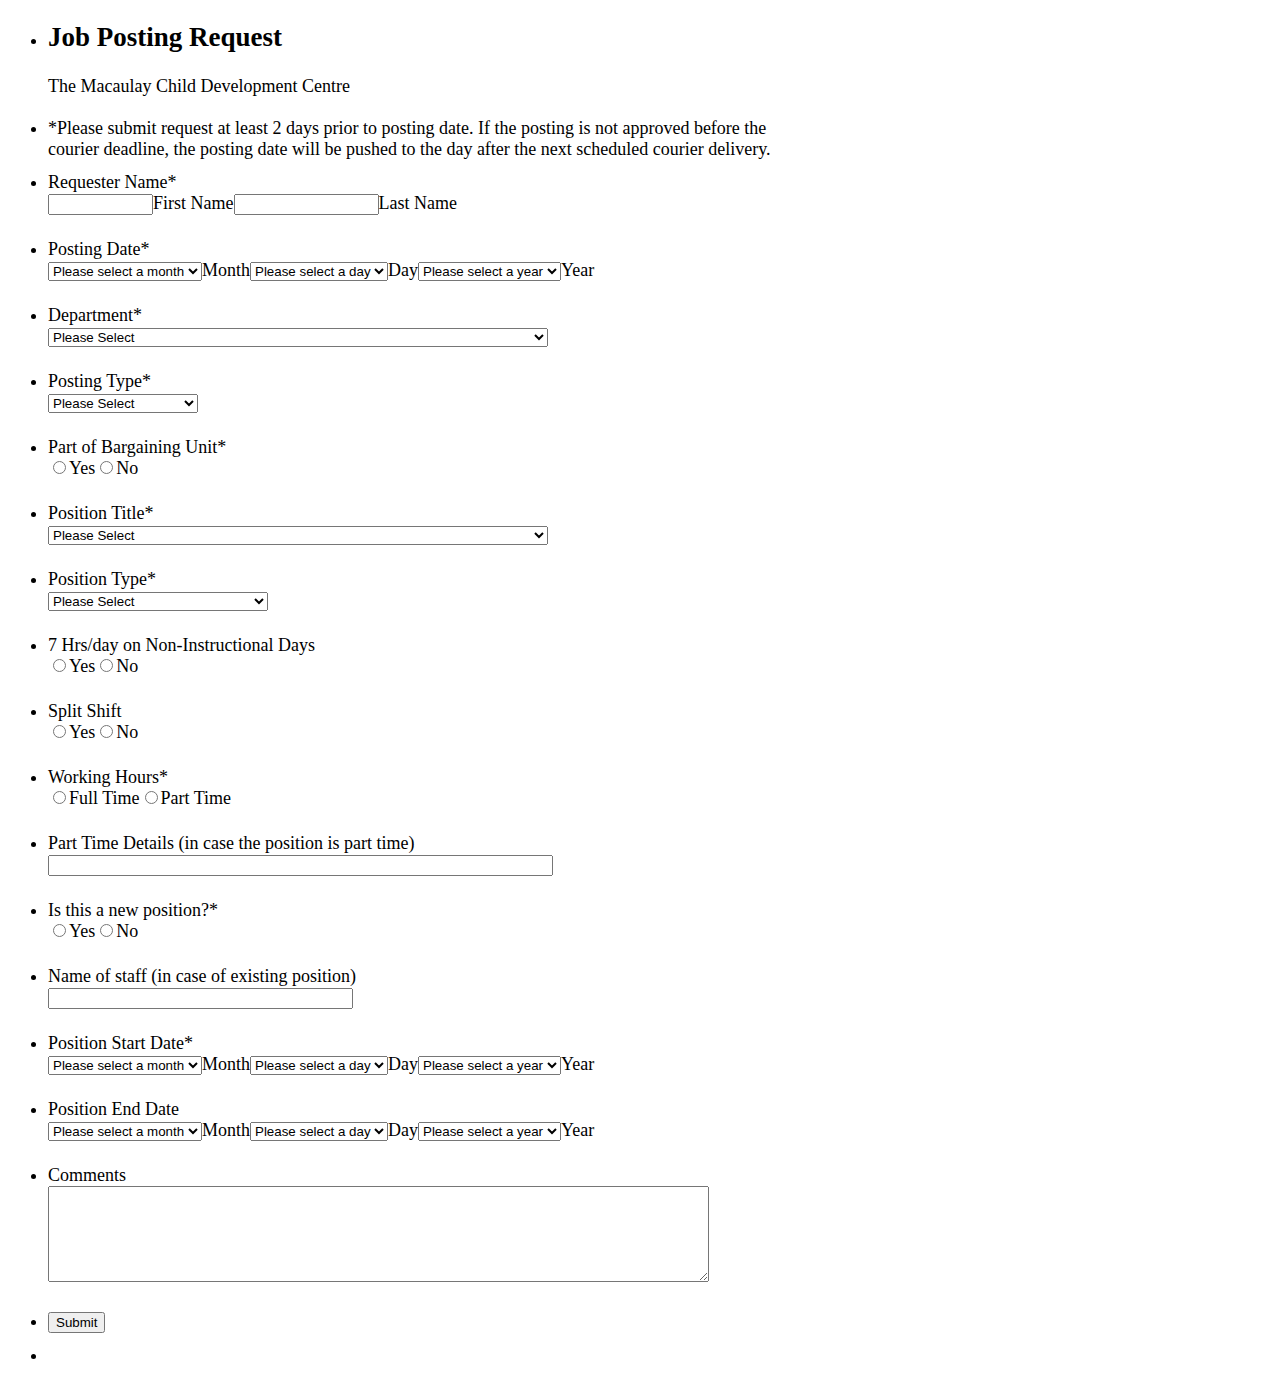
<file: jobfinderportal-master/addJob.html>
<!DOCTYPE html>
<html lang="en">
<head>
    <meta charset="UTF-8">
    <meta name="viewport" content="width=device-width, initial-scale=1.0">
    <script src="https://cdn01.jotfor.ms/static/prototype.forms.js?v=3.3.53730" type="text/javascript"></script>
<script src="https://cdn02.jotfor.ms/static/jotform.forms.js?v=3.3.53730" type="text/javascript"></script>
<script src="https://cdn01.jotfor.ms/s/umd/03afd0ebd16/for-form-branding-footer.js?v=3.3.53730" type="text/javascript" defer></script>
<script type="text/javascript">	JotForm.newDefaultTheme = false;
	JotForm.extendsNewTheme = false;
	JotForm.singleProduct = false;
	JotForm.newPaymentUIForNewCreatedForms = false;
	JotForm.texts = {"confirmEmail":"E-mail does not match","pleaseWait":"Please wait...","validateEmail":"You need to validate this e-mail","confirmClearForm":"Are you sure you want to clear the form","lessThan":"Your score should be less than or equal to","incompleteFields":"There are incomplete required fields. Please complete them.","required":"This field is required.","requireOne":"At least one field required.","requireEveryRow":"Every row is required.","requireEveryCell":"Every cell is required.","email":"Enter a valid e-mail address","alphabetic":"This field can only contain letters","numeric":"This field can only contain numeric values","alphanumeric":"This field can only contain letters and numbers.","cyrillic":"This field can only contain cyrillic characters","url":"This field can only contain a valid URL","currency":"This field can only contain currency values.","fillMask":"Field value must fill mask.","uploadExtensions":"You can only upload following files:","noUploadExtensions":"File has no extension file type (e.g. .txt, .png, .jpeg)","uploadFilesize":"File size cannot be bigger than:","uploadFilesizemin":"File size cannot be smaller than:","gradingScoreError":"Score total should only be less than or equal to","inputCarretErrorA":"Input should not be less than the minimum value:","inputCarretErrorB":"Input should not be greater than the maximum value:","maxDigitsError":"The maximum digits allowed is","minCharactersError":"The number of characters should not be less than the minimum value:","maxCharactersError":"The number of characters should not be more than the maximum value:","freeEmailError":"Free email accounts are not allowed","minSelectionsError":"The minimum required number of selections is ","maxSelectionsError":"The maximum number of selections allowed is ","pastDatesDisallowed":"Date must not be in the past.","dateLimited":"This date is unavailable.","dateInvalid":"This date is not valid. The date format is {format}","dateInvalidSeparate":"This date is not valid. Enter a valid {element}.","ageVerificationError":"You must be older than {minAge} years old to submit this form.","multipleFileUploads_typeError":"{file} has invalid extension. Only {extensions} are allowed.","multipleFileUploads_sizeError":"{file} is too large, maximum file size is {sizeLimit}.","multipleFileUploads_minSizeError":"{file} is too small, minimum file size is {minSizeLimit}.","multipleFileUploads_emptyError":"{file} is empty, please select files again without it.","multipleFileUploads_uploadFailed":"File upload failed, please remove it and upload the file again.","multipleFileUploads_onLeave":"The files are being uploaded, if you leave now the upload will be cancelled.","multipleFileUploads_fileLimitError":"Only {fileLimit} file uploads allowed.","dragAndDropFilesHere_infoMessage":"Drag and drop files here","chooseAFile_infoMessage":"Choose a file","maxFileSize_infoMessage":"Max. file size","generalError":"There are errors on the form. Please fix them before continuing.","generalPageError":"There are errors on this page. Please fix them before continuing.","wordLimitError":"Too many words. The limit is","wordMinLimitError":"Too few words.  The minimum is","characterLimitError":"Too many Characters.  The limit is","characterMinLimitError":"Too few characters. The minimum is","ccInvalidNumber":"Credit Card Number is invalid.","ccInvalidCVC":"CVC number is invalid.","ccInvalidExpireDate":"Expire date is invalid.","ccInvalidExpireMonth":"Expiration month is invalid.","ccInvalidExpireYear":"Expiration year is invalid.","ccMissingDetails":"Please fill up the credit card details.","ccMissingProduct":"Please select at least one product.","ccMissingDonation":"Please enter numeric values for donation amount.","disallowDecimals":"Please enter a whole number.","restrictedDomain":"This domain is not allowed","ccDonationMinLimitError":"Minimum amount is {minAmount} {currency}","requiredLegend":"All fields marked with * are required and must be filled.","geoPermissionTitle":"Permission Denied","geoPermissionDesc":"Check your browser's privacy settings.","geoNotAvailableTitle":"Position Unavailable","geoNotAvailableDesc":"Location provider not available. Please enter the address manually.","geoTimeoutTitle":"Timeout","geoTimeoutDesc":"Please check your internet connection and try again.","selectedTime":"Selected Time","formerSelectedTime":"Former Time","cancelAppointment":"Cancel Appointment","cancelSelection":"Cancel Selection","noSlotsAvailable":"No slots available","slotUnavailable":"{time} on {date} has been selected is unavailable. Please select another slot.","multipleError":"There are {count} errors on this page. Please correct them before moving on.","oneError":"There is {count} error on this page. Please correct it before moving on.","doneMessage":"Well done! All errors are fixed.","invalidTime":"Enter a valid time","doneButton":"Done","reviewSubmitText":"Review and Submit","nextButtonText":"Next","prevButtonText":"Previous","seeErrorsButton":"See Errors","notEnoughStock":"Not enough stock for the current selection","notEnoughStock_remainedItems":"Not enough stock for the current selection ({count} items left)","soldOut":"Sold Out","justSoldOut":"Just Sold Out","selectionSoldOut":"Selection Sold Out","subProductItemsLeft":"({count} items left)","startButtonText":"START","submitButtonText":"Submit","submissionLimit":"Sorry! Only one entry is allowed. Multiple submissions are disabled for this form.","reviewBackText":"Back to Form","seeAllText":"See All","progressMiddleText":"of","fieldError":"field has an error.","error":"Error"};
	JotForm.replaceTagTest = true;
	JotForm.clearFieldOnHide="disable";
	JotForm.submitError="jumpToFirstError";
	window.addEventListener('DOMContentLoaded',function(){window.brandingFooter.init({"formID":241284834298466,"campaign":"powered_by_jotform_le","isCardForm":false,"isLegacyForm":true})});	JotForm.isFullSource = true;

	JotForm.init(function(){
	/*INIT-START*/
if (window.JotForm && JotForm.accessible) $('input_18').setAttribute('tabindex',0);
if (window.JotForm && JotForm.accessible) $('input_8').setAttribute('tabindex',0);
if (window.JotForm && JotForm.accessible) $('input_15').setAttribute('tabindex',0);
	/*INIT-END*/
	});

   setTimeout(function() {
JotForm.paymentExtrasOnTheFly([null,{"name":"clickTo","qid":"1","text":"Job Posting Request","type":"control_head"},{"name":"submit","qid":"2","text":"Submit","type":"control_button"},{"name":"postingType","qid":"3","text":"Posting Type","type":"control_dropdown"},{"name":"requesterName4","qid":"4","text":"Requester Name","type":"control_fullname"},{"name":"department5","qid":"5","text":"Department","type":"control_dropdown"},null,null,{"name":"nameOf","qid":"8","text":"Name of staff (in case of existing position)","type":"control_textbox"},{"name":"positionType9","qid":"9","text":"Position Type","type":"control_dropdown"},null,null,{"name":"positionstartDISABLED","qid":"12","text":"Position Start Date","type":"control_birthdate"},{"name":"positionendDISABLED","qid":"13","text":"Position End Date","type":"control_birthdate"},{"name":"postingDate14","qid":"14","text":"Posting Date","type":"control_birthdate"},{"name":"comments","qid":"15","text":"Comments","type":"control_textarea","wysiwyg":"Disable"},{"name":"isThis","qid":"16","text":"Is this a new position?","type":"control_radio"},{"name":"workingHours","qid":"17","text":"Working Hours","type":"control_radio"},{"name":"partTime","qid":"18","text":"Part Time Details (in case the position is part time)","type":"control_textbox"},{"name":"positionTitle19","qid":"19","text":"Position Title","type":"control_dropdown"},null,{"name":"clickTo21","qid":"21","type":"control_head"},null,{"name":"splitShift","qid":"23","text":"Split Shift","type":"control_radio"},{"name":"7Hrsday","qid":"24","text":"7 Hrs\u002Fday on Non-Instructional Days","type":"control_radio"},{"name":"partOf","qid":"25","text":"Part of Bargaining Unit","type":"control_radio"}]);}, 20); 
</script>
<link href="https://cdn01.jotfor.ms/static/formCss.css?3.3.53730" rel="stylesheet" type="text/css" />
<link type="text/css" rel="stylesheet" href="https://cdn02.jotfor.ms/stylebuilder/static/form-common.css?v=ced5b71
"/>
<link type="text/css" rel="stylesheet" href="https://cdn03.jotfor.ms/css/styles/nova.css?3.3.53730" />
<style type="text/css">@media print{*{-webkit-print-color-adjust: exact !important;color-adjust: exact !important;}.form-section{display:inline!important}.form-pagebreak{display:none!important}.form-section-closed{height:auto!important}.page-section{position:initial!important}}</style>
<link id="custom-font" type="text/css" rel="stylesheet" href="//fonts.googleapis.com/css?family=Lato:light,lightitalic,normal,italic,bold,bolditalic" />
<link type="text/css" rel="stylesheet" href="https://cdn01.jotfor.ms/themes/CSS/54be8eef700cc415378b456a.css?v=3.3.53730"/>
<link type="text/css" rel="stylesheet" href="https://cdn02.jotfor.ms/css/styles/payment/payment_feature.css?3.3.53730" />
<style type="text/css">
    .form-label-left{
        width:150px;
    }
    .form-line{
        padding-top:12px;
        padding-bottom:12px;
    }
    .form-label-right{
        width:150px;
    }
    .form-all{
        width:800px;
        color:#000000 !important;
        font-family:'Verdana';
        font-size:18px;
    }
</style>

<link type="text/css" rel="stylesheet" href="https://cdn03.jotfor.ms/css/styles/buttons/form-submit-button-black_glass.css?3.3.53730"/>
<form class="jotform-form" onsubmit="return typeof testSubmitFunction !== 'undefined' && testSubmitFunction();" action="https://submit.jotform.com/submit/241284834298466" method="post" name="form_241284834298466" id="241284834298466" accept-charset="utf-8" autocomplete="on"><input type="hidden" name="formID" value="241284834298466" /><input type="hidden" id="JWTContainer" value="" /><input type="hidden" id="cardinalOrderNumber" value="" /><input type="hidden" id="jsExecutionTracker" name="jsExecutionTracker" value="build-date-1715183851050" /><input type="hidden" id="submitSource" name="submitSource" value="unknown" /><input type="hidden" id="buildDate" name="buildDate" value="1715183851050" />
  <div role="main" class="form-all">
    <ul class="form-section page-section">
      <li id="cid_1" class="form-input-wide" data-type="control_head">
        <div class="form-header-group  header-default">
          <div class="header-text httal htvam">
            <h2 id="header_1" class="form-header" data-component="header">Job Posting Request</h2>
            <div id="subHeader_1" class="form-subHeader">The Macaulay Child Development Centre</div>
          </div>
        </div>
      </li>
      <li id="cid_21" class="form-input-wide" data-type="control_head">
        <div class="form-header-group  header-small">
          <div class="header-text httal htvam">
            <h3 id="header_21" class="form-header" data-component="header" aria-hidden="true"></h3>
            <div id="subHeader_21" class="form-subHeader">*Please submit request at least 2 days prior to posting date. If the posting is not approved before the courier deadline, the posting date will be pushed to the day after the next scheduled courier delivery.</div>
          </div>
        </div>
      </li>
      <li class="form-line form-line-column form-col-1 jf-required" data-type="control_fullname" id="id_4"><label class="form-label form-label-top" id="label_4" for="first_4" aria-hidden="false"> Requester Name<span class="form-required">*</span> </label>
        <div id="cid_4" class="form-input-wide jf-required">
          <div data-wrapper-react="true"><span class="form-sub-label-container" style="vertical-align:top" data-input-type="first"><input type="text" id="first_4" name="q4_requesterName4[first]" class="form-textbox validate[required]" data-defaultvalue="" autoComplete="section-input_4 given-name" size="10" data-component="first" aria-labelledby="label_4 sublabel_4_first" required="" value="" /><label class="form-sub-label" for="first_4" id="sublabel_4_first" style="min-height:13px">First Name</label></span><span class="form-sub-label-container" style="vertical-align:top" data-input-type="last"><input type="text" id="last_4" name="q4_requesterName4[last]" class="form-textbox validate[required]" data-defaultvalue="" autoComplete="section-input_4 family-name" size="15" data-component="last" aria-labelledby="label_4 sublabel_4_last" required="" value="" /><label class="form-sub-label" for="last_4" id="sublabel_4_last" style="min-height:13px">Last Name</label></span></div>
        </div>
      </li>
      <li class="form-line form-line-column form-col-2 jf-required" data-type="control_birthdate" id="id_14"><label class="form-label form-label-top" id="label_14" for="input_14" aria-hidden="false"> Posting Date<span class="form-required">*</span> </label>
        <div id="cid_14" class="form-input-wide jf-required">
          <div data-wrapper-react="true"><span class="form-sub-label-container" style="vertical-align:top"><select name="q14_postingDate14[month]" id="input_14_month" class="form-dropdown validate[required]" data-component="birthdate-month" aria-labelledby="label_14 sublabel_14_month">
                <option value="">Please select a month</option>
                <option value="1">January</option>
                <option value="2">February</option>
                <option value="3">March</option>
                <option value="4">April</option>
                <option value="5">May</option>
                <option value="6">June</option>
                <option value="7">July</option>
                <option value="8">August</option>
                <option value="9">September</option>
                <option value="10">October</option>
                <option value="11">November</option>
                <option value="12">December</option>
              </select><label class="form-sub-label" for="input_14_month" id="sublabel_14_month" style="min-height:13px">Month</label></span><span class="form-sub-label-container" style="vertical-align:top"><select name="q14_postingDate14[day]" id="input_14_day" class="form-dropdown validate[required]" data-component="birthdate-day" aria-labelledby="label_14 sublabel_14_day">
                <option value="">Please select a day</option>
                <option value="1">1</option>
                <option value="2">2</option>
                <option value="3">3</option>
                <option value="4">4</option>
                <option value="5">5</option>
                <option value="6">6</option>
                <option value="7">7</option>
                <option value="8">8</option>
                <option value="9">9</option>
                <option value="10">10</option>
                <option value="11">11</option>
                <option value="12">12</option>
                <option value="13">13</option>
                <option value="14">14</option>
                <option value="15">15</option>
                <option value="16">16</option>
                <option value="17">17</option>
                <option value="18">18</option>
                <option value="19">19</option>
                <option value="20">20</option>
                <option value="21">21</option>
                <option value="22">22</option>
                <option value="23">23</option>
                <option value="24">24</option>
                <option value="25">25</option>
                <option value="26">26</option>
                <option value="27">27</option>
                <option value="28">28</option>
                <option value="29">29</option>
                <option value="30">30</option>
                <option value="31">31</option>
              </select><label class="form-sub-label" for="input_14_day" id="sublabel_14_day" style="min-height:13px">Day</label></span><span class="form-sub-label-container" style="vertical-align:top"><select name="q14_postingDate14[year]" id="input_14_year" class="form-dropdown validate[required]" data-component="birthdate-year" aria-labelledby="label_14 sublabel_14_year">
                <option value="">Please select a year</option>
                <option value="2024">2024</option>
                <option value="2023">2023</option>
                <option value="2022">2022</option>
                <option value="2021">2021</option>
                <option value="2020">2020</option>
                <option value="2019">2019</option>
                <option value="2018">2018</option>
                <option value="2017">2017</option>
                <option value="2016">2016</option>
                <option value="2015">2015</option>
                <option value="2014">2014</option>
                <option value="2013">2013</option>
                <option value="2012">2012</option>
                <option value="2011">2011</option>
                <option value="2010">2010</option>
                <option value="2009">2009</option>
                <option value="2008">2008</option>
                <option value="2007">2007</option>
                <option value="2006">2006</option>
                <option value="2005">2005</option>
                <option value="2004">2004</option>
                <option value="2003">2003</option>
                <option value="2002">2002</option>
                <option value="2001">2001</option>
                <option value="2000">2000</option>
                <option value="1999">1999</option>
                <option value="1998">1998</option>
                <option value="1997">1997</option>
                <option value="1996">1996</option>
                <option value="1995">1995</option>
                <option value="1994">1994</option>
                <option value="1993">1993</option>
                <option value="1992">1992</option>
                <option value="1991">1991</option>
                <option value="1990">1990</option>
                <option value="1989">1989</option>
                <option value="1988">1988</option>
                <option value="1987">1987</option>
                <option value="1986">1986</option>
                <option value="1985">1985</option>
                <option value="1984">1984</option>
                <option value="1983">1983</option>
                <option value="1982">1982</option>
                <option value="1981">1981</option>
                <option value="1980">1980</option>
                <option value="1979">1979</option>
                <option value="1978">1978</option>
                <option value="1977">1977</option>
                <option value="1976">1976</option>
                <option value="1975">1975</option>
                <option value="1974">1974</option>
                <option value="1973">1973</option>
                <option value="1972">1972</option>
                <option value="1971">1971</option>
                <option value="1970">1970</option>
                <option value="1969">1969</option>
                <option value="1968">1968</option>
                <option value="1967">1967</option>
                <option value="1966">1966</option>
                <option value="1965">1965</option>
                <option value="1964">1964</option>
                <option value="1963">1963</option>
                <option value="1962">1962</option>
                <option value="1961">1961</option>
                <option value="1960">1960</option>
                <option value="1959">1959</option>
                <option value="1958">1958</option>
                <option value="1957">1957</option>
                <option value="1956">1956</option>
                <option value="1955">1955</option>
                <option value="1954">1954</option>
                <option value="1953">1953</option>
                <option value="1952">1952</option>
                <option value="1951">1951</option>
                <option value="1950">1950</option>
                <option value="1949">1949</option>
                <option value="1948">1948</option>
                <option value="1947">1947</option>
                <option value="1946">1946</option>
                <option value="1945">1945</option>
                <option value="1944">1944</option>
                <option value="1943">1943</option>
                <option value="1942">1942</option>
                <option value="1941">1941</option>
                <option value="1940">1940</option>
                <option value="1939">1939</option>
                <option value="1938">1938</option>
                <option value="1937">1937</option>
                <option value="1936">1936</option>
                <option value="1935">1935</option>
                <option value="1934">1934</option>
                <option value="1933">1933</option>
                <option value="1932">1932</option>
                <option value="1931">1931</option>
                <option value="1930">1930</option>
                <option value="1929">1929</option>
                <option value="1928">1928</option>
                <option value="1927">1927</option>
                <option value="1926">1926</option>
                <option value="1925">1925</option>
                <option value="1924">1924</option>
                <option value="1923">1923</option>
                <option value="1922">1922</option>
                <option value="1921">1921</option>
                <option value="1920">1920</option>
              </select><label class="form-sub-label" for="input_14_year" id="sublabel_14_year" style="min-height:13px">Year</label></span></div>
        </div>
      </li>
      <li class="form-line jf-required" data-type="control_dropdown" id="id_5"><label class="form-label form-label-top form-label-auto" id="label_5" for="input_5" aria-hidden="false"> Department<span class="form-required">*</span> </label>
        <div id="cid_5" class="form-input-wide jf-required"> <select class="form-dropdown validate[required]" id="input_5" name="q5_department5" style="width:500px" data-component="dropdown" required="" aria-label="Department">
            <option value="">Please Select</option>
            <option value="Administration &amp; Finance">Administration &amp; Finance</option>
            <option value="Child Care Centres - All">Child Care Centres - All</option>
            <option value="Community &amp; Prevention Services">Community &amp; Prevention Services</option>
            <option value="Dovercourt CCC">Dovercourt CCC</option>
            <option value="Family Education &amp; Support Programs">Family Education &amp; Support Programs</option>
            <option value="Home Child Care">Home Child Care</option>
            <option value="Human Resources ">Human Resources </option>
            <option value="Humberwood CCC">Humberwood CCC</option>
            <option value="Jane St. CCC">Jane St. CCC</option>
            <option value="Keelesdale CCC">Keelesdale CCC</option>
            <option value="Ontario Early Years - EGL">Ontario Early Years - EGL</option>
            <option value="Ontario Early Years – YSW">Ontario Early Years – YSW</option>
            <option value="Pre School Speech and Language">Pre School Speech and Language</option>
            <option value="Program Without Walls">Program Without Walls</option>
            <option value="Regent St. CCC">Regent St. CCC</option>
            <option value="Special Needs and Early Literacy">Special Needs and Early Literacy</option>
            <option value="Speech and Language ">Speech and Language </option>
            <option value="Warren Park CCC">Warren Park CCC</option>
            <option value="Early Abilities">Early Abilities</option>
            <option value="Early Literacy Specialists">Early Literacy Specialists</option>
          </select> </div>
      </li>
      <li class="form-line form-line-column form-col-1 jf-required" data-type="control_dropdown" id="id_3"><label class="form-label form-label-top" id="label_3" for="input_3" aria-hidden="false"> Posting Type<span class="form-required">*</span> </label>
        <div id="cid_3" class="form-input-wide jf-required"> <select class="form-dropdown validate[required]" id="input_3" name="q3_postingType" style="width:150px" data-component="dropdown" required="" aria-label="Posting Type">
            <option value="">Please Select</option>
            <option value="Internal">Internal</option>
            <option value="External">External</option>
          </select> </div>
      </li>
      <li class="form-line form-line-column form-col-2 jf-required" data-type="control_radio" id="id_25"><label class="form-label form-label-top" id="label_25" aria-hidden="false"> Part of Bargaining Unit<span class="form-required">*</span> </label>
        <div id="cid_25" class="form-input-wide jf-required">
          <div class="form-single-column" role="group" aria-labelledby="label_25" data-component="radio"><span class="form-radio-item" style="clear:left"><span class="dragger-item"></span><input type="radio" aria-describedby="label_25" class="form-radio validate[required]" id="input_25_0" name="q25_partOf" value="Yes" required="" /><label id="label_input_25_0" for="input_25_0">Yes</label></span><span class="form-radio-item" style="clear:left"><span class="dragger-item"></span><input type="radio" aria-describedby="label_25" class="form-radio validate[required]" id="input_25_1" name="q25_partOf" value="No" required="" /><label id="label_input_25_1" for="input_25_1">No</label></span></div>
        </div>
      </li>
      <li class="form-line jf-required" data-type="control_dropdown" id="id_19"><label class="form-label form-label-top form-label-auto" id="label_19" for="input_19" aria-hidden="false"> Position Title<span class="form-required">*</span> </label>
        <div id="cid_19" class="form-input-wide jf-required"> <select class="form-dropdown validate[required]" id="input_19" name="q19_positionTitle19" style="width:500px" data-component="dropdown" required="" aria-label="Position Title">
            <option value="">Please Select</option>
            <option value="Accounting Clerk">Accounting Clerk</option>
            <option value="Administrative Assistant">Administrative Assistant</option>
            <option value="Bookkeeper">Bookkeeper</option>
            <option value="Caretaker">Caretaker</option>
            <option value="Child Development Consultant">Child Development Consultant</option>
            <option value="Communication Disorders Assistant">Communication Disorders Assistant</option>
            <option value="Community Engagement Coordinator">Community Engagement Coordinator</option>
            <option value="Community/Parent Program Worker">Community/Parent Program Worker</option>
            <option value="Cook">Cook</option>
            <option value="Dietary Aid">Dietary Aid</option>
            <option value="Early Literacy Specialist">Early Literacy Specialist</option>
            <option value="Family Support Worker">Family Support Worker</option>
            <option value="HCC Provider Education Consultant">HCC Provider Education Consultant</option>
            <option value="Home Child Care Consultant">Home Child Care Consultant</option>
            <option value="Homework Club Assistant">Homework Club Assistant</option>
            <option value="Homework Club Coordinator">Homework Club Coordinator</option>
            <option value="IT Administrator/Support">IT Administrator/Support</option>
            <option value="Outreach Worker">Outreach Worker</option>
            <option value="Parent Education &amp; Support Worker">Parent Education &amp; Support Worker</option>
            <option value="Program Development Worker – Skills for Success">Program Development Worker – Skills for Success</option>
            <option value="Program Development Worker – SYF">Program Development Worker – SYF</option>
            <option value="Program Worker">Program Worker</option>
            <option value="Receptionist">Receptionist</option>
            <option value="Receptionist-Typist">Receptionist-Typist</option>
            <option value="Resource Teacher">Resource Teacher</option>
            <option value="Senior Admin. Assistant/HR Administrator">Senior Admin. Assistant/HR Administrator</option>
            <option value="Site Supervisor">Site Supervisor</option>
            <option value="Social Worker">Social Worker</option>
            <option value="Special Needs Resource Consultant">Special Needs Resource Consultant</option>
            <option value="Speech &amp; Language Clerk">Speech &amp; Language Clerk</option>
            <option value="Speech &amp; Language Manager">Speech &amp; Language Manager</option>
            <option value="Speech &amp; Language Pathologist">Speech &amp; Language Pathologist</option>
            <option value="Speech and Language Consultant">Speech and Language Consultant</option>
            <option value="Supervisor ">Supervisor </option>
            <option value="Supervisor of Special Needs and Early Literacy">Supervisor of Special Needs and Early Literacy</option>
            <option value="Teacher (Assistant)">Teacher (Assistant)</option>
            <option value="Teacher (Trained)">Teacher (Trained)</option>
            <option value="Youth Development Coordinator">Youth Development Coordinator</option>
            <option value="Occupational Therapist">Occupational Therapist</option>
            <option value="Supervisor of Accounting and Finance">Supervisor of Accounting and Finance</option>
          </select> </div>
      </li>
      <li class="form-line form-line-column form-col-1 jf-required" data-type="control_dropdown" id="id_9"><label class="form-label form-label-top" id="label_9" for="input_9" aria-hidden="false"> Position Type<span class="form-required">*</span> </label>
        <div id="cid_9" class="form-input-wide jf-required"> <select class="form-dropdown validate[required]" id="input_9" name="q9_positionType9" style="width:220px" data-component="dropdown" required="" aria-label="Position Type">
            <option value="">Please Select</option>
            <option value="Permanent">Permanent</option>
            <option value="Temporary">Temporary</option>
          </select> </div>
      </li>
      <li class="form-line form-line-column form-col-2" data-type="control_radio" id="id_24"><label class="form-label form-label-top" id="label_24" aria-hidden="false"> 7 Hrs/day on Non-Instructional Days </label>
        <div id="cid_24" class="form-input-wide">
          <div class="form-single-column" role="group" aria-labelledby="label_24" data-component="radio"><span class="form-radio-item" style="clear:left"><span class="dragger-item"></span><input type="radio" aria-describedby="label_24" class="form-radio" id="input_24_0" name="q24_7Hrsday" value="Yes" /><label id="label_input_24_0" for="input_24_0">Yes</label></span><span class="form-radio-item" style="clear:left"><span class="dragger-item"></span><input type="radio" aria-describedby="label_24" class="form-radio" id="input_24_1" name="q24_7Hrsday" value="No" /><label id="label_input_24_1" for="input_24_1">No</label></span></div>
        </div>
      </li>
      <li class="form-line form-line-column form-col-3" data-type="control_radio" id="id_23"><label class="form-label form-label-top" id="label_23" aria-hidden="false"> Split Shift </label>
        <div id="cid_23" class="form-input-wide">
          <div class="form-single-column" role="group" aria-labelledby="label_23" data-component="radio"><span class="form-radio-item" style="clear:left"><span class="dragger-item"></span><input type="radio" aria-describedby="label_23" class="form-radio" id="input_23_0" name="q23_splitShift" value="Yes" /><label id="label_input_23_0" for="input_23_0">Yes</label></span><span class="form-radio-item" style="clear:left"><span class="dragger-item"></span><input type="radio" aria-describedby="label_23" class="form-radio" id="input_23_1" name="q23_splitShift" value="No" /><label id="label_input_23_1" for="input_23_1">No</label></span></div>
        </div>
      </li>
      <li class="form-line form-line-column form-col-1 form-line-column-clear jf-required" data-type="control_radio" id="id_17"><label class="form-label form-label-top" id="label_17" aria-hidden="false"> Working Hours<span class="form-required">*</span> </label>
        <div id="cid_17" class="form-input-wide jf-required">
          <div class="form-single-column" role="group" aria-labelledby="label_17" data-component="radio"><span class="form-radio-item" style="clear:left"><span class="dragger-item"></span><input type="radio" aria-describedby="label_17" class="form-radio validate[required]" id="input_17_0" name="q17_workingHours" value="Full Time" required="" /><label id="label_input_17_0" for="input_17_0">Full Time</label></span><span class="form-radio-item" style="clear:left"><span class="dragger-item"></span><input type="radio" aria-describedby="label_17" class="form-radio validate[required]" id="input_17_1" name="q17_workingHours" value="Part Time" required="" /><label id="label_input_17_1" for="input_17_1">Part Time</label></span></div>
        </div>
      </li>
      <li class="form-line form-line-column form-col-2" data-type="control_textbox" id="id_18"><label class="form-label form-label-top" id="label_18" for="input_18" aria-hidden="false"> Part Time Details (in case the position is part time) </label>
        <div id="cid_18" class="form-input-wide"> <input type="text" id="input_18" name="q18_partTime" data-type="input-textbox" class="form-textbox" data-defaultvalue="" size="60" placeholder=" " data-component="textbox" aria-labelledby="label_18" value="" /> </div>
      </li>
      <li class="form-line form-line-column form-col-1 form-line-column-clear jf-required" data-type="control_radio" id="id_16"><label class="form-label form-label-top" id="label_16" aria-hidden="false"> Is this a new position?<span class="form-required">*</span> </label>
        <div id="cid_16" class="form-input-wide jf-required">
          <div class="form-single-column" role="group" aria-labelledby="label_16" data-component="radio"><span class="form-radio-item" style="clear:left"><span class="dragger-item"></span><input type="radio" aria-describedby="label_16" class="form-radio validate[required]" id="input_16_0" name="q16_isThis" value="Yes" required="" /><label id="label_input_16_0" for="input_16_0">Yes</label></span><span class="form-radio-item" style="clear:left"><span class="dragger-item"></span><input type="radio" aria-describedby="label_16" class="form-radio validate[required]" id="input_16_1" name="q16_isThis" value="No" required="" /><label id="label_input_16_1" for="input_16_1">No</label></span></div>
        </div>
      </li>
      <li class="form-line form-line-column form-col-2" data-type="control_textbox" id="id_8"><label class="form-label form-label-top" id="label_8" for="input_8" aria-hidden="false"> Name of staff (in case of existing position) </label>
        <div id="cid_8" class="form-input-wide"> <input type="text" id="input_8" name="q8_nameOf" data-type="input-textbox" class="form-textbox" data-defaultvalue="" size="35" placeholder=" " data-component="textbox" aria-labelledby="label_8" value="" /> </div>
      </li>
      <li class="form-line form-line-column form-col-1 form-line-column-clear jf-required" data-type="control_birthdate" id="id_12"><label class="form-label form-label-top" id="label_12" for="input_12" aria-hidden="false"> Position Start Date<span class="form-required">*</span> </label>
        <div id="cid_12" class="form-input-wide jf-required">
          <div data-wrapper-react="true"><span class="form-sub-label-container" style="vertical-align:top"><select name="q12_positionstartDISABLED[month]" id="input_12_month" class="form-dropdown validate[required]" data-component="birthdate-month" aria-labelledby="label_12 sublabel_12_month">
                <option value="">Please select a month</option>
                <option value="1">January</option>
                <option value="2">February</option>
                <option value="3">March</option>
                <option value="4">April</option>
                <option value="5">May</option>
                <option value="6">June</option>
                <option value="7">July</option>
                <option value="8">August</option>
                <option value="9">September</option>
                <option value="10">October</option>
                <option value="11">November</option>
                <option value="12">December</option>
              </select><label class="form-sub-label" for="input_12_month" id="sublabel_12_month" style="min-height:13px">Month</label></span><span class="form-sub-label-container" style="vertical-align:top"><select name="q12_positionstartDISABLED[day]" id="input_12_day" class="form-dropdown validate[required]" data-component="birthdate-day" aria-labelledby="label_12 sublabel_12_day">
                <option value="">Please select a day</option>
                <option value="1">1</option>
                <option value="2">2</option>
                <option value="3">3</option>
                <option value="4">4</option>
                <option value="5">5</option>
                <option value="6">6</option>
                <option value="7">7</option>
                <option value="8">8</option>
                <option value="9">9</option>
                <option value="10">10</option>
                <option value="11">11</option>
                <option value="12">12</option>
                <option value="13">13</option>
                <option value="14">14</option>
                <option value="15">15</option>
                <option value="16">16</option>
                <option value="17">17</option>
                <option value="18">18</option>
                <option value="19">19</option>
                <option value="20">20</option>
                <option value="21">21</option>
                <option value="22">22</option>
                <option value="23">23</option>
                <option value="24">24</option>
                <option value="25">25</option>
                <option value="26">26</option>
                <option value="27">27</option>
                <option value="28">28</option>
                <option value="29">29</option>
                <option value="30">30</option>
                <option value="31">31</option>
              </select><label class="form-sub-label" for="input_12_day" id="sublabel_12_day" style="min-height:13px">Day</label></span><span class="form-sub-label-container" style="vertical-align:top"><select name="q12_positionstartDISABLED[year]" id="input_12_year" class="form-dropdown validate[required]" data-component="birthdate-year" aria-labelledby="label_12 sublabel_12_year">
                <option value="">Please select a year</option>
                <option value="2024">2024</option>
                <option value="2023">2023</option>
                <option value="2022">2022</option>
                <option value="2021">2021</option>
                <option value="2020">2020</option>
                <option value="2019">2019</option>
                <option value="2018">2018</option>
                <option value="2017">2017</option>
                <option value="2016">2016</option>
                <option value="2015">2015</option>
                <option value="2014">2014</option>
                <option value="2013">2013</option>
                <option value="2012">2012</option>
                <option value="2011">2011</option>
                <option value="2010">2010</option>
                <option value="2009">2009</option>
                <option value="2008">2008</option>
                <option value="2007">2007</option>
                <option value="2006">2006</option>
                <option value="2005">2005</option>
                <option value="2004">2004</option>
                <option value="2003">2003</option>
                <option value="2002">2002</option>
                <option value="2001">2001</option>
                <option value="2000">2000</option>
                <option value="1999">1999</option>
                <option value="1998">1998</option>
                <option value="1997">1997</option>
                <option value="1996">1996</option>
                <option value="1995">1995</option>
                <option value="1994">1994</option>
                <option value="1993">1993</option>
                <option value="1992">1992</option>
                <option value="1991">1991</option>
                <option value="1990">1990</option>
                <option value="1989">1989</option>
                <option value="1988">1988</option>
                <option value="1987">1987</option>
                <option value="1986">1986</option>
                <option value="1985">1985</option>
                <option value="1984">1984</option>
                <option value="1983">1983</option>
                <option value="1982">1982</option>
                <option value="1981">1981</option>
                <option value="1980">1980</option>
                <option value="1979">1979</option>
                <option value="1978">1978</option>
                <option value="1977">1977</option>
                <option value="1976">1976</option>
                <option value="1975">1975</option>
                <option value="1974">1974</option>
                <option value="1973">1973</option>
                <option value="1972">1972</option>
                <option value="1971">1971</option>
                <option value="1970">1970</option>
                <option value="1969">1969</option>
                <option value="1968">1968</option>
                <option value="1967">1967</option>
                <option value="1966">1966</option>
                <option value="1965">1965</option>
                <option value="1964">1964</option>
                <option value="1963">1963</option>
                <option value="1962">1962</option>
                <option value="1961">1961</option>
                <option value="1960">1960</option>
                <option value="1959">1959</option>
                <option value="1958">1958</option>
                <option value="1957">1957</option>
                <option value="1956">1956</option>
                <option value="1955">1955</option>
                <option value="1954">1954</option>
                <option value="1953">1953</option>
                <option value="1952">1952</option>
                <option value="1951">1951</option>
                <option value="1950">1950</option>
                <option value="1949">1949</option>
                <option value="1948">1948</option>
                <option value="1947">1947</option>
                <option value="1946">1946</option>
                <option value="1945">1945</option>
                <option value="1944">1944</option>
                <option value="1943">1943</option>
                <option value="1942">1942</option>
                <option value="1941">1941</option>
                <option value="1940">1940</option>
                <option value="1939">1939</option>
                <option value="1938">1938</option>
                <option value="1937">1937</option>
                <option value="1936">1936</option>
                <option value="1935">1935</option>
                <option value="1934">1934</option>
                <option value="1933">1933</option>
                <option value="1932">1932</option>
                <option value="1931">1931</option>
                <option value="1930">1930</option>
                <option value="1929">1929</option>
                <option value="1928">1928</option>
                <option value="1927">1927</option>
                <option value="1926">1926</option>
                <option value="1925">1925</option>
                <option value="1924">1924</option>
                <option value="1923">1923</option>
                <option value="1922">1922</option>
                <option value="1921">1921</option>
                <option value="1920">1920</option>
              </select><label class="form-sub-label" for="input_12_year" id="sublabel_12_year" style="min-height:13px">Year</label></span></div>
        </div>
      </li>
      <li class="form-line form-line-column form-col-2" data-type="control_birthdate" id="id_13"><label class="form-label form-label-top" id="label_13" for="input_13" aria-hidden="false"> Position End Date </label>
        <div id="cid_13" class="form-input-wide">
          <div data-wrapper-react="true"><span class="form-sub-label-container" style="vertical-align:top"><select name="q13_positionendDISABLED[month]" id="input_13_month" class="form-dropdown" data-component="birthdate-month" aria-labelledby="label_13 sublabel_13_month">
                <option value="">Please select a month</option>
                <option value="1">January</option>
                <option value="2">February</option>
                <option value="3">March</option>
                <option value="4">April</option>
                <option value="5">May</option>
                <option value="6">June</option>
                <option value="7">July</option>
                <option value="8">August</option>
                <option value="9">September</option>
                <option value="10">October</option>
                <option value="11">November</option>
                <option value="12">December</option>
              </select><label class="form-sub-label" for="input_13_month" id="sublabel_13_month" style="min-height:13px">Month</label></span><span class="form-sub-label-container" style="vertical-align:top"><select name="q13_positionendDISABLED[day]" id="input_13_day" class="form-dropdown" data-component="birthdate-day" aria-labelledby="label_13 sublabel_13_day">
                <option value="">Please select a day</option>
                <option value="1">1</option>
                <option value="2">2</option>
                <option value="3">3</option>
                <option value="4">4</option>
                <option value="5">5</option>
                <option value="6">6</option>
                <option value="7">7</option>
                <option value="8">8</option>
                <option value="9">9</option>
                <option value="10">10</option>
                <option value="11">11</option>
                <option value="12">12</option>
                <option value="13">13</option>
                <option value="14">14</option>
                <option value="15">15</option>
                <option value="16">16</option>
                <option value="17">17</option>
                <option value="18">18</option>
                <option value="19">19</option>
                <option value="20">20</option>
                <option value="21">21</option>
                <option value="22">22</option>
                <option value="23">23</option>
                <option value="24">24</option>
                <option value="25">25</option>
                <option value="26">26</option>
                <option value="27">27</option>
                <option value="28">28</option>
                <option value="29">29</option>
                <option value="30">30</option>
                <option value="31">31</option>
              </select><label class="form-sub-label" for="input_13_day" id="sublabel_13_day" style="min-height:13px">Day</label></span><span class="form-sub-label-container" style="vertical-align:top"><select name="q13_positionendDISABLED[year]" id="input_13_year" class="form-dropdown" data-component="birthdate-year" aria-labelledby="label_13 sublabel_13_year">
                <option value="">Please select a year</option>
                <option value="2024">2024</option>
                <option value="2023">2023</option>
                <option value="2022">2022</option>
                <option value="2021">2021</option>
                <option value="2020">2020</option>
                <option value="2019">2019</option>
                <option value="2018">2018</option>
                <option value="2017">2017</option>
                <option value="2016">2016</option>
                <option value="2015">2015</option>
                <option value="2014">2014</option>
                <option value="2013">2013</option>
                <option value="2012">2012</option>
                <option value="2011">2011</option>
                <option value="2010">2010</option>
                <option value="2009">2009</option>
                <option value="2008">2008</option>
                <option value="2007">2007</option>
                <option value="2006">2006</option>
                <option value="2005">2005</option>
                <option value="2004">2004</option>
                <option value="2003">2003</option>
                <option value="2002">2002</option>
                <option value="2001">2001</option>
                <option value="2000">2000</option>
                <option value="1999">1999</option>
                <option value="1998">1998</option>
                <option value="1997">1997</option>
                <option value="1996">1996</option>
                <option value="1995">1995</option>
                <option value="1994">1994</option>
                <option value="1993">1993</option>
                <option value="1992">1992</option>
                <option value="1991">1991</option>
                <option value="1990">1990</option>
                <option value="1989">1989</option>
                <option value="1988">1988</option>
                <option value="1987">1987</option>
                <option value="1986">1986</option>
                <option value="1985">1985</option>
                <option value="1984">1984</option>
                <option value="1983">1983</option>
                <option value="1982">1982</option>
                <option value="1981">1981</option>
                <option value="1980">1980</option>
                <option value="1979">1979</option>
                <option value="1978">1978</option>
                <option value="1977">1977</option>
                <option value="1976">1976</option>
                <option value="1975">1975</option>
                <option value="1974">1974</option>
                <option value="1973">1973</option>
                <option value="1972">1972</option>
                <option value="1971">1971</option>
                <option value="1970">1970</option>
                <option value="1969">1969</option>
                <option value="1968">1968</option>
                <option value="1967">1967</option>
                <option value="1966">1966</option>
                <option value="1965">1965</option>
                <option value="1964">1964</option>
                <option value="1963">1963</option>
                <option value="1962">1962</option>
                <option value="1961">1961</option>
                <option value="1960">1960</option>
                <option value="1959">1959</option>
                <option value="1958">1958</option>
                <option value="1957">1957</option>
                <option value="1956">1956</option>
                <option value="1955">1955</option>
                <option value="1954">1954</option>
                <option value="1953">1953</option>
                <option value="1952">1952</option>
                <option value="1951">1951</option>
                <option value="1950">1950</option>
                <option value="1949">1949</option>
                <option value="1948">1948</option>
                <option value="1947">1947</option>
                <option value="1946">1946</option>
                <option value="1945">1945</option>
                <option value="1944">1944</option>
                <option value="1943">1943</option>
                <option value="1942">1942</option>
                <option value="1941">1941</option>
                <option value="1940">1940</option>
                <option value="1939">1939</option>
                <option value="1938">1938</option>
                <option value="1937">1937</option>
                <option value="1936">1936</option>
                <option value="1935">1935</option>
                <option value="1934">1934</option>
                <option value="1933">1933</option>
                <option value="1932">1932</option>
                <option value="1931">1931</option>
                <option value="1930">1930</option>
                <option value="1929">1929</option>
                <option value="1928">1928</option>
                <option value="1927">1927</option>
                <option value="1926">1926</option>
                <option value="1925">1925</option>
                <option value="1924">1924</option>
                <option value="1923">1923</option>
                <option value="1922">1922</option>
                <option value="1921">1921</option>
                <option value="1920">1920</option>
              </select><label class="form-sub-label" for="input_13_year" id="sublabel_13_year" style="min-height:13px">Year</label></span></div>
        </div>
      </li>
      <li class="form-line form-line-column form-col-3" data-type="control_textarea" id="id_15"><label class="form-label form-label-top" id="label_15" for="input_15" aria-hidden="false"> Comments </label>
        <div id="cid_15" class="form-input-wide"> <textarea id="input_15" class="form-textarea" name="q15_comments" cols="80" rows="6" data-component="textarea" aria-labelledby="label_15"></textarea> </div>
      </li>
      <li class="form-line" data-type="control_button" id="id_2">
        <div id="cid_2" class="form-input-wide">
          <div data-align="auto" class="form-buttons-wrapper form-buttons-auto   jsTest-button-wrapperField"><button id="input_2" type="submit" class="form-submit-button form-submit-button-black_glass submit-button jf-form-buttons jsTest-submitField" data-component="button" data-content="">Submit</button></div>
        </div>
      </li>
      <li style="clear:both"></li>
      <li style="display:none">Should be Empty: <input type="text" name="website" value="" type="hidden" /></li>
    </ul>
  </div>
  <script>
    JotForm.showJotFormPowered = "new_footer";
  </script>
  <script>
    JotForm.poweredByText = "Powered by Jotform";
  </script><input type="hidden" class="simple_spc" id="simple_spc" name="simple_spc" value="241284834298466" />
  <script type="text/javascript">
    var all_spc = document.querySelectorAll("form[id='241284834298466'] .si" + "mple" + "_spc");
    for (var i = 0; i < all_spc.length; i++)
    {
      all_spc[i].value = "241284834298466-241284834298466";
    }
  </script>
</form><script type="text/javascript">JotForm.ownerView=true;</script><script type="text/javascript">JotForm.isNewSACL=true;</script>
    <title>Document</title>
</head>
<body>
    
</body>
</html>
</file>
<file: jobfinderportal-master/assets/css/flaticon.css>
/*
  	Flaticon icon font: Flaticon
  	Creation date: 10/03/2020 09:37
  	*/

@font-face {
  font-family: "Flaticon";
  src: url("../fonts/Flaticon.eot");
  src: url("../fonts/Flaticon.eot?#iefix") format("embedded-opentype"),
       url("../fonts/Flaticon.woff2") format("woff2"),
       url("../fonts/Flaticon.woff") format("woff"),
       url("../fonts/Flaticon.ttf") format("truetype"),
       url("../fonts/Flaticon.svg#Flaticon") format("svg");
  font-weight: normal;
  font-style: normal;
}

@media screen and (-webkit-min-device-pixel-ratio:0) {
  @font-face {
    font-family: "Flaticon";
    src: url("../fonts/Flaticon.svg#Flaticon") format("svg");
  }
}

[class^="flaticon-"]:before, [class*=" flaticon-"]:before,
[class^="flaticon-"]:after, [class*=" flaticon-"]:after {   
  font-family: Flaticon;

font-style: normal;
margin-left: 20px;
}

.flaticon-tour:before { content: "\f100"; }
.flaticon-report:before { content: "\f101"; }
.flaticon-cms:before { content: "\f102"; }
.flaticon-app:before { content: "\f103"; }
.flaticon-helmet:before { content: "\f104"; }
.flaticon-high-tech:before { content: "\f105"; }
.flaticon-real-estate:before { content: "\f106"; }
.flaticon-content:before { content: "\f107"; }
.flaticon-search:before { content: "\f108"; }
.flaticon-curriculum-vitae:before { content: "\f109"; }
</file>
<file: jobfinderportal-master/assets/css/price_rangs.css>
/* Ion.RangeSlider
// css version 2.0.3
// Â© 2013-2014 Denis Ineshin | IonDen.com
// ===================================================================================================================*/

/* =====================================================================================================================
// RangeSlider */

.irs {
    position: relative; display: block;
    -webkit-touch-callout: none;
    -webkit-user-select: none;
     -khtml-user-select: none;
       -moz-user-select: none;
        -ms-user-select: none;
            user-select: none;
}
    .irs-line {
        position: relative; display: block;
        overflow: hidden;
        outline: none !important;
    }
        .irs-line-left, .irs-line-mid, .irs-line-right {
            position: absolute; display: block;
            top: 0;
        }
        .irs-line-left {
            left: 0; width: 11%;
        }
        .irs-line-mid {
            left: 9%; width: 82%;
        }
        .irs-line-right {
            right: 0; width: 11%;
        }

    .irs-bar {
        position: absolute; display: block;
        left: 0; width: 0;
    }
        .irs-bar-edge {
            position: absolute; display: block;
            top: 0; left: 0;
        }

    .irs-shadow {
        position: absolute; display: none;
        left: 0; width: 0;
    }

    .irs-slider {
        position: absolute; display: block;
        cursor: default;
        z-index: 1;
    }
        .irs-slider.single {

        }
        .irs-slider.from {

        }
        .irs-slider.to {

        }
        .irs-slider.type_last {
            z-index: 2;
        }

    .irs-min {
        position: absolute; display: block;
        left: 0;
        cursor: default;
    }
    .irs-max {
        position: absolute; display: block;
        right: 0;
        cursor: default;
    }

    .irs-from, .irs-to, .irs-single {
        position: absolute; display: block;
        top: 0; left: 0;
        cursor: default;
        white-space: nowrap;
    }

.irs-grid {
    position: absolute; display: none;
    bottom: 0; left: 0;
    width: 100%; height: 20px;
}
.irs-with-grid .irs-grid {
    display: block;
}
    .irs-grid-pol {
        position: absolute;
        top: 0; left: 0;
        width: 1px; height: 8px;
        background: #000;
    }
    .irs-grid-pol.small {
        height: 4px;
    }
    .irs-grid-text {
        position: absolute;
        bottom: 0; left: 0;
        white-space: nowrap;
        text-align: center;
        font-size: 9px; line-height: 9px;
        padding: 0 3px;
        color: #000;
    }

.irs-disable-mask {
    position: absolute; display: block;
    top: 0; left: -1%;
    width: 102%; height: 100%;
    cursor: default;
    background: rgba(0,0,0,0.0);
    z-index: 2;
}
.lt-ie9 .irs-disable-mask {
    background: #000;
    filter: alpha(opacity=0);
    cursor: not-allowed;
}

.irs-disabled {
    opacity: 0.4;
}


.irs-hidden-input {
    position: absolute !important;
    display: block !important;
    top: 0 !important;
    left: 0 !important;
    width: 0 !important;
    height: 0 !important;
    font-size: 0 !important;
    line-height: 0 !important;
    padding: 0 !important;
    margin: 0 !important;
    outline: none !important;
    z-index: -9999 !important;
    background: none !important;
    border-style: solid !important;
    border-color: transparent !important;
}


/* Ion.RangeSlider, Simple Skin
// css version 2.0.3
// Â© Denis Ineshin, 2014    https://github.com/IonDen
// Â© guybowden, 2014        https://github.com/guybowden
// ===================================================================================================================*/

/* =====================================================================================================================
// Skin details */

.irs {
    height: 55px;
}
.irs-with-grid {
    height: 75px;
}
.irs-line {
    height: 10px; top: 33px;
    background: #EEE;
    background: linear-gradient(to bottom, #DDD -50%, #FFF 150%); /* W3C */
    border: 1px solid #CCC;
    border-radius: 16px;
    -moz-border-radius: 16px;
}
    .irs-line-left {
        height: 8px;
    }
    .irs-line-mid {
        height: 8px;
    }
    .irs-line-right {
        height: 8px;
    }

.irs-bar {
    height: 10px; top: 33px;
    border-top: 1px solid #428bca;
    border-bottom: 1px solid #428bca;
    background: #428bca;
    background: linear-gradient(to top, rgba(66,139,202,1) 0%,rgba(127,195,232,1) 100%); /* W3C */
}
    .irs-bar-edge {
        height: 10px; top: 33px;
        width: 14px;
        border: 1px solid #428bca;
        border-right: 0;
        background: #428bca;
        background: linear-gradient(to top, rgba(66,139,202,1) 0%,rgba(127,195,232,1) 100%); /* W3C */
        border-radius: 16px 0 0 16px;
        -moz-border-radius: 16px 0 0 16px;
    }

.irs-shadow {
    height: 2px; top: 38px;
    background: #000;
    opacity: 0.3;
    border-radius: 5px;
    -moz-border-radius: 5px;
}
.lt-ie9 .irs-shadow {
    filter: alpha(opacity=30);
}

.irs-slider {
    top: 25px;
    width: 27px; height: 27px;
    border: 1px solid #AAA;
    background: #DDD;
    background: linear-gradient(to bottom, rgba(255,255,255,1) 0%,rgba(220,220,220,1) 20%,rgba(255,255,255,1) 100%); /* W3C */
    border-radius: 27px;
    -moz-border-radius: 27px;
    box-shadow: 1px 1px 3px rgba(0,0,0,0.3);
    cursor: pointer;
}

.irs-slider.state_hover, .irs-slider:hover {
    background: #FFF;
}

.irs-min, .irs-max {
    color: #333;
    font-size: 12px; line-height: 1.333;
    text-shadow: none;
    top: 0;
    padding: 1px 5px;
    background: rgba(0,0,0,0.1);
    border-radius: 3px;
    -moz-border-radius: 3px;
}

.lt-ie9 .irs-min, .lt-ie9 .irs-max {
    background: #ccc;
}

.lt-ie9 .irs-from, .lt-ie9 .irs-to, .lt-ie9 .irs-single {
    background: #999;
}

.irs-grid {
    height: 27px;
}
.irs-grid-pol {
    opacity: 0.5;
    background: #428bca;
}
.irs-grid-pol.small {
    background: #999;
}

.irs-grid-text {
    bottom: 5px;
    color: #99a4ac;
}

.irs-disabled {
}
</file>
<file: jobfinderportal-master/assets/css/themify-icons.css>
@font-face {
	font-family: 'themify';
	src:url('../fonts/themify.eot?-fvbane');


	src:url('../fonts/themify.eot?#iefix-fvbane') format('embedded-opentype'),
		url('../fonts/themify.woff?-fvbane') format('woff'),
		url('../fonts/themify.ttf?-fvbane') format('truetype'),
		url('../fonts/themify.svg?-fvbane#themify') format('svg');
	font-weight: normal;
	font-style: normal;
}

[class^="ti-"], [class*=" ti-"] {
	font-family: 'themify';
	speak: none;
	font-style: normal;
	font-weight: normal;
	font-variant: normal;
	text-transform: none;
	line-height: 1;

	/* Better Font Rendering =========== */
	-webkit-font-smoothing: antialiased;
	-moz-osx-font-smoothing: grayscale;
}

.ti-wand:before {
	content: "\e600";
}
.ti-volume:before {
	content: "\e601";
}
.ti-user:before {
	content: "\e602";
}
.ti-unlock:before {
	content: "\e603";
}
.ti-unlink:before {
	content: "\e604";
}
.ti-trash:before {
	content: "\e605";
}
.ti-thought:before {
	content: "\e606";
}
.ti-target:before {
	content: "\e607";
}
.ti-tag:before {
	content: "\e608";
}
.ti-tablet:before {
	content: "\e609";
}
.ti-star:before {
	content: "\e60a";
}
.ti-spray:before {
	content: "\e60b";
}
.ti-signal:before {
	content: "\e60c";
}
.ti-shopping-cart:before {
	content: "\e60d";
}
.ti-shopping-cart-full:before {
	content: "\e60e";
}
.ti-settings:before {
	content: "\e60f";
}
.ti-search:before {
	content: "\e610";
}
.ti-zoom-in:before {
	content: "\e611";
}
.ti-zoom-out:before {
	content: "\e612";
}
.ti-cut:before {
	content: "\e613";
}
.ti-ruler:before {
	content: "\e614";
}
.ti-ruler-pencil:before {
	content: "\e615";
}
.ti-ruler-alt:before {
	content: "\e616";
}
.ti-bookmark:before {
	content: "\e617";
}
.ti-bookmark-alt:before {
	content: "\e618";
}
.ti-reload:before {
	content: "\e619";
}
.ti-plus:before {
	content: "\e61a";
}
.ti-pin:before {
	content: "\e61b";
}
.ti-pencil:before {
	content: "\e61c";
}
.ti-pencil-alt:before {
	content: "\e61d";
}
.ti-paint-roller:before {
	content: "\e61e";
}
.ti-paint-bucket:before {
	content: "\e61f";
}
.ti-na:before {
	content: "\e620";
}
.ti-mobile:before {
	content: "\e621";
}
.ti-minus:before {
	content: "\e622";
}
.ti-medall:before {
	content: "\e623";
}
.ti-medall-alt:before {
	content: "\e624";
}
.ti-marker:before {
	content: "\e625";
}
.ti-marker-alt:before {
	content: "\e626";
}
.ti-arrow-up:before {
	content: "\e627";
}
.ti-arrow-right:before {
	content: "\e628";
}
.ti-arrow-left:before {
	content: "\e629";
}
.ti-arrow-down:before {
	content: "\e62a";
}
.ti-lock:before {
	content: "\e62b";
}
.ti-location-arrow:before {
	content: "\e62c";
}
.ti-link:before {
	content: "\e62d";
}
.ti-layout:before {
	content: "\e62e";
}
.ti-layers:before {
	content: "\e62f";
}
.ti-layers-alt:before {
	content: "\e630";
}
.ti-key:before {
	content: "\e631";
}
.ti-import:before {
	content: "\e632";
}
.ti-image:before {
	content: "\e633";
}
.ti-heart:before {
	content: "\e634";
}
.ti-heart-broken:before {
	content: "\e635";
}
.ti-hand-stop:before {
	content: "\e636";
}
.ti-hand-open:before {
	content: "\e637";
}
.ti-hand-drag:before {
	content: "\e638";
}
.ti-folder:before {
	content: "\e639";
}
.ti-flag:before {
	content: "\e63a";
}
.ti-flag-alt:before {
	content: "\e63b";
}
.ti-flag-alt-2:before {
	content: "\e63c";
}
.ti-eye:before {
	content: "\e63d";
}
.ti-export:before {
	content: "\e63e";
}
.ti-exchange-vertical:before {
	content: "\e63f";
}
.ti-desktop:before {
	content: "\e640";
}
.ti-cup:before {
	content: "\e641";
}
.ti-crown:before {
	content: "\e642";
}
.ti-comments:before {
	content: "\e643";
}
.ti-comment:before {
	content: "\e644";
}
.ti-comment-alt:before {
	content: "\e645";
}
.ti-close:before {
	content: "\e646";
}
.ti-clip:before {
	content: "\e647";
}
.ti-angle-up:before {
	content: "\e648";
}
.ti-angle-right:before {
	content: "\e649";
}
.ti-angle-left:before {
	content: "\e64a";
}
.ti-angle-down:before {
	content: "\e64b";
}
.ti-check:before {
	content: "\e64c";
}
.ti-check-box:before {
	content: "\e64d";
}
.ti-camera:before {
	content: "\e64e";
}
.ti-announcement:before {
	content: "\e64f";
}
.ti-brush:before {
	content: "\e650";
}
.ti-briefcase:before {
	content: "\e651";
}
.ti-bolt:before {
	content: "\e652";
}
.ti-bolt-alt:before {
	content: "\e653";
}
.ti-blackboard:before {
	content: "\e654";
}
.ti-bag:before {
	content: "\e655";
}
.ti-move:before {
	content: "\e656";
}
.ti-arrows-vertical:before {
	content: "\e657";
}
.ti-arrows-horizontal:before {
	content: "\e658";
}
.ti-fullscreen:before {
	content: "\e659";
}
.ti-arrow-top-right:before {
	content: "\e65a";
}
.ti-arrow-top-left:before {
	content: "\e65b";
}
.ti-arrow-circle-up:before {
	content: "\e65c";
}
.ti-arrow-circle-right:before {
	content: "\e65d";
}
.ti-arrow-circle-left:before {
	content: "\e65e";
}
.ti-arrow-circle-down:before {
	content: "\e65f";
}
.ti-angle-double-up:before {
	content: "\e660";
}
.ti-angle-double-right:before {
	content: "\e661";
}
.ti-angle-double-left:before {
	content: "\e662";
}
.ti-angle-double-down:before {
	content: "\e663";
}
.ti-zip:before {
	content: "\e664";
}
.ti-world:before {
	content: "\e665";
}
.ti-wheelchair:before {
	content: "\e666";
}
.ti-view-list:before {
	content: "\e667";
}
.ti-view-list-alt:before {
	content: "\e668";
}
.ti-view-grid:before {
	content: "\e669";
}
.ti-uppercase:before {
	content: "\e66a";
}
.ti-upload:before {
	content: "\e66b";
}
.ti-underline:before {
	content: "\e66c";
}
.ti-truck:before {
	content: "\e66d";
}
.ti-timer:before {
	content: "\e66e";
}
.ti-ticket:before {
	content: "\e66f";
}
.ti-thumb-up:before {
	content: "\e670";
}
.ti-thumb-down:before {
	content: "\e671";
}
.ti-text:before {
	content: "\e672";
}
.ti-stats-up:before {
	content: "\e673";
}
.ti-stats-down:before {
	content: "\e674";
}
.ti-split-v:before {
	content: "\e675";
}
.ti-split-h:before {
	content: "\e676";
}
.ti-smallcap:before {
	content: "\e677";
}
.ti-shine:before {
	content: "\e678";
}
.ti-shift-right:before {
	content: "\e679";
}
.ti-shift-left:before {
	content: "\e67a";
}
.ti-shield:before {
	content: "\e67b";
}
.ti-notepad:before {
	content: "\e67c";
}
.ti-server:before {
	content: "\e67d";
}
.ti-quote-right:before {
	content: "\e67e";
}
.ti-quote-left:before {
	content: "\e67f";
}
.ti-pulse:before {
	content: "\e680";
}
.ti-printer:before {
	content: "\e681";
}
.ti-power-off:before {
	content: "\e682";
}
.ti-plug:before {
	content: "\e683";
}
.ti-pie-chart:before {
	content: "\e684";
}
.ti-paragraph:before {
	content: "\e685";
}
.ti-panel:before {
	content: "\e686";
}
.ti-package:before {
	content: "\e687";
}
.ti-music:before {
	content: "\e688";
}
.ti-music-alt:before {
	content: "\e689";
}
.ti-mouse:before {
	content: "\e68a";
}
.ti-mouse-alt:before {
	content: "\e68b";
}
.ti-money:before {
	content: "\e68c";
}
.ti-microphone:before {
	content: "\e68d";
}
.ti-menu:before {
	content: "\e68e";
}
.ti-menu-alt:before {
	content: "\e68f";
}
.ti-map:before {
	content: "\e690";
}
.ti-map-alt:before {
	content: "\e691";
}
.ti-loop:before {
	content: "\e692";
}
.ti-location-pin:before {
	content: "\e693";
}
.ti-list:before {
	content: "\e694";
}
.ti-light-bulb:before {
	content: "\e695";
}
.ti-Italic:before {
	content: "\e696";
}
.ti-info:before {
	content: "\e697";
}
.ti-infinite:before {
	content: "\e698";
}
.ti-id-badge:before {
	content: "\e699";
}
.ti-hummer:before {
	content: "\e69a";
}
.ti-home:before {
	content: "\e69b";
}
.ti-help:before {
	content: "\e69c";
}
.ti-headphone:before {
	content: "\e69d";
}
.ti-harddrives:before {
	content: "\e69e";
}
.ti-harddrive:before {
	content: "\e69f";
}
.ti-gift:before {
	content: "\e6a0";
}
.ti-game:before {
	content: "\e6a1";
}
.ti-filter:before {
	content: "\e6a2";
}
.ti-files:before {
	content: "\e6a3";
}
.ti-file:before {
	content: "\e6a4";
}
.ti-eraser:before {
	content: "\e6a5";
}
.ti-envelope:before {
	content: "\e6a6";
}
.ti-download:before {
	content: "\e6a7";
}
.ti-direction:before {
	content: "\e6a8";
}
.ti-direction-alt:before {
	content: "\e6a9";
}
.ti-dashboard:before {
	content: "\e6aa";
}
.ti-control-stop:before {
	content: "\e6ab";
}
.ti-control-shuffle:before {
	content: "\e6ac";
}
.ti-control-play:before {
	content: "\e6ad";
}
.ti-control-pause:before {
	content: "\e6ae";
}
.ti-control-forward:before {
	content: "\e6af";
}
.ti-control-backward:before {
	content: "\e6b0";
}
.ti-cloud:before {
	content: "\e6b1";
}
.ti-cloud-up:before {
	content: "\e6b2";
}
.ti-cloud-down:before {
	content: "\e6b3";
}
.ti-clipboard:before {
	content: "\e6b4";
}
.ti-car:before {
	content: "\e6b5";
}
.ti-calendar:before {
	content: "\e6b6";
}
.ti-book:before {
	content: "\e6b7";
}
.ti-bell:before {
	content: "\e6b8";
}
.ti-basketball:before {
	content: "\e6b9";
}
.ti-bar-chart:before {
	content: "\e6ba";
}
.ti-bar-chart-alt:before {
	content: "\e6bb";
}
.ti-back-right:before {
	content: "\e6bc";
}
.ti-back-left:before {
	content: "\e6bd";
}
.ti-arrows-corner:before {
	content: "\e6be";
}
.ti-archive:before {
	content: "\e6bf";
}
.ti-anchor:before {
	content: "\e6c0";
}
.ti-align-right:before {
	content: "\e6c1";
}
.ti-align-left:before {
	content: "\e6c2";
}
.ti-align-justify:before {
	content: "\e6c3";
}
.ti-align-center:before {
	content: "\e6c4";
}
.ti-alert:before {
	content: "\e6c5";
}
.ti-alarm-clock:before {
	content: "\e6c6";
}
.ti-agenda:before {
	content: "\e6c7";
}
.ti-write:before {
	content: "\e6c8";
}
.ti-window:before {
	content: "\e6c9";
}
.ti-widgetized:before {
	content: "\e6ca";
}
.ti-widget:before {
	content: "\e6cb";
}
.ti-widget-alt:before {
	content: "\e6cc";
}
.ti-wallet:before {
	content: "\e6cd";
}
.ti-video-clapper:before {
	content: "\e6ce";
}
.ti-video-camera:before {
	content: "\e6cf";
}
.ti-vector:before {
	content: "\e6d0";
}
.ti-themify-logo:before {
	content: "\e6d1";
}
.ti-themify-favicon:before {
	content: "\e6d2";
}
.ti-themify-favicon-alt:before {
	content: "\e6d3";
}
.ti-support:before {
	content: "\e6d4";
}
.ti-stamp:before {
	content: "\e6d5";
}
.ti-split-v-alt:before {
	content: "\e6d6";
}
.ti-slice:before {
	content: "\e6d7";
}
.ti-shortcode:before {
	content: "\e6d8";
}
.ti-shift-right-alt:before {
	content: "\e6d9";
}
.ti-shift-left-alt:before {
	content: "\e6da";
}
.ti-ruler-alt-2:before {
	content: "\e6db";
}
.ti-receipt:before {
	content: "\e6dc";
}
.ti-pin2:before {
	content: "\e6dd";
}
.ti-pin-alt:before {
	content: "\e6de";
}
.ti-pencil-alt2:before {
	content: "\e6df";
}
.ti-palette:before {
	content: "\e6e0";
}
.ti-more:before {
	content: "\e6e1";
}
.ti-more-alt:before {
	content: "\e6e2";
}
.ti-microphone-alt:before {
	content: "\e6e3";
}
.ti-magnet:before {
	content: "\e6e4";
}
.ti-line-double:before {
	content: "\e6e5";
}
.ti-line-dotted:before {
	content: "\e6e6";
}
.ti-line-dashed:before {
	content: "\e6e7";
}
.ti-layout-width-full:before {
	content: "\e6e8";
}
.ti-layout-width-default:before {
	content: "\e6e9";
}
.ti-layout-width-default-alt:before {
	content: "\e6ea";
}
.ti-layout-tab:before {
	content: "\e6eb";
}
.ti-layout-tab-window:before {
	content: "\e6ec";
}
.ti-layout-tab-v:before {
	content: "\e6ed";
}
.ti-layout-tab-min:before {
	content: "\e6ee";
}
.ti-layout-slider:before {
	content: "\e6ef";
}
.ti-layout-slider-alt:before {
	content: "\e6f0";
}
.ti-layout-sidebar-right:before {
	content: "\e6f1";
}
.ti-layout-sidebar-none:before {
	content: "\e6f2";
}
.ti-layout-sidebar-left:before {
	content: "\e6f3";
}
.ti-layout-placeholder:before {
	content: "\e6f4";
}
.ti-layout-menu:before {
	content: "\e6f5";
}
.ti-layout-menu-v:before {
	content: "\e6f6";
}
.ti-layout-menu-separated:before {
	content: "\e6f7";
}
.ti-layout-menu-full:before {
	content: "\e6f8";
}
.ti-layout-media-right-alt:before {
	content: "\e6f9";
}
.ti-layout-media-right:before {
	content: "\e6fa";
}
.ti-layout-media-overlay:before {
	content: "\e6fb";
}
.ti-layout-media-overlay-alt:before {
	content: "\e6fc";
}
.ti-layout-media-overlay-alt-2:before {
	content: "\e6fd";
}
.ti-layout-media-left-alt:before {
	content: "\e6fe";
}
.ti-layout-media-left:before {
	content: "\e6ff";
}
.ti-layout-media-center-alt:before {
	content: "\e700";
}
.ti-layout-media-center:before {
	content: "\e701";
}
.ti-layout-list-thumb:before {
	content: "\e702";
}
.ti-layout-list-thumb-alt:before {
	content: "\e703";
}
.ti-layout-list-post:before {
	content: "\e704";
}
.ti-layout-list-large-image:before {
	content: "\e705";
}
.ti-layout-line-solid:before {
	content: "\e706";
}
.ti-layout-grid4:before {
	content: "\e707";
}
.ti-layout-grid3:before {
	content: "\e708";
}
.ti-layout-grid2:before {
	content: "\e709";
}
.ti-layout-grid2-thumb:before {
	content: "\e70a";
}
.ti-layout-cta-right:before {
	content: "\e70b";
}
.ti-layout-cta-left:before {
	content: "\e70c";
}
.ti-layout-cta-center:before {
	content: "\e70d";
}
.ti-layout-cta-btn-right:before {
	content: "\e70e";
}
.ti-layout-cta-btn-left:before {
	content: "\e70f";
}
.ti-layout-column4:before {
	content: "\e710";
}
.ti-layout-column3:before {
	content: "\e711";
}
.ti-layout-column2:before {
	content: "\e712";
}
.ti-layout-accordion-separated:before {
	content: "\e713";
}
.ti-layout-accordion-merged:before {
	content: "\e714";
}
.ti-layout-accordion-list:before {
	content: "\e715";
}
.ti-ink-pen:before {
	content: "\e716";
}
.ti-info-alt:before {
	content: "\e717";
}
.ti-help-alt:before {
	content: "\e718";
}
.ti-headphone-alt:before {
	content: "\e719";
}
.ti-hand-point-up:before {
	content: "\e71a";
}
.ti-hand-point-right:before {
	content: "\e71b";
}
.ti-hand-point-left:before {
	content: "\e71c";
}
.ti-hand-point-down:before {
	content: "\e71d";
}
.ti-gallery:before {
	content: "\e71e";
}
.ti-face-smile:before {
	content: "\e71f";
}
.ti-face-sad:before {
	content: "\e720";
}
.ti-credit-card:before {
	content: "\e721";
}
.ti-control-skip-forward:before {
	content: "\e722";
}
.ti-control-skip-backward:before {
	content: "\e723";
}
.ti-control-record:before {
	content: "\e724";
}
.ti-control-eject:before {
	content: "\e725";
}
.ti-comments-smiley:before {
	content: "\e726";
}
.ti-brush-alt:before {
	content: "\e727";
}
.ti-youtube:before {
	content: "\e728";
}
.ti-vimeo:before {
	content: "\e729";
}
.ti-twitter:before {
	content: "\e72a";
}
.ti-time:before {
	content: "\e72b";
}
.ti-tumblr:before {
	content: "\e72c";
}
.ti-skype:before {
	content: "\e72d";
}
.ti-share:before {
	content: "\e72e";
}
.ti-share-alt:before {
	content: "\e72f";
}
.ti-rocket:before {
	content: "\e730";
}
.ti-pinterest:before {
	content: "\e731";
}
.ti-new-window:before {
	content: "\e732";
}
.ti-microsoft:before {
	content: "\e733";
}
.ti-list-ol:before {
	content: "\e734";
}
.ti-linkedin:before {
	content: "\e735";
}
.ti-layout-sidebar-2:before {
	content: "\e736";
}
.ti-layout-grid4-alt:before {
	content: "\e737";
}
.ti-layout-grid3-alt:before {
	content: "\e738";
}
.ti-layout-grid2-alt:before {
	content: "\e739";
}
.ti-layout-column4-alt:before {
	content: "\e73a";
}
.ti-layout-column3-alt:before {
	content: "\e73b";
}
.ti-layout-column2-alt:before {
	content: "\e73c";
}
.ti-instagram:before {
	content: "\e73d";
}
.ti-google:before {
	content: "\e73e";
}
.ti-github:before {
	content: "\e73f";
}
.ti-flickr:before {
	content: "\e740";
}
.ti-facebook:before {
	content: "\e741";
}
.ti-dropbox:before {
	content: "\e742";
}
.ti-dribbble:before {
	content: "\e743";
}
.ti-apple:before {
	content: "\e744";
}
.ti-android:before {
	content: "\e745";
}
.ti-save:before {
	content: "\e746";
}
.ti-save-alt:before {
	content: "\e747";
}
.ti-yahoo:before {
	content: "\e748";
}
.ti-wordpress:before {
	content: "\e749";
}
.ti-vimeo-alt:before {
	content: "\e74a";
}
.ti-twitter-alt:before {
	content: "\e74b";
}
.ti-tumblr-alt:before {
	content: "\e74c";
}
.ti-trello:before {
	content: "\e74d";
}
.ti-stack-overflow:before {
	content: "\e74e";
}
.ti-soundcloud:before {
	content: "\e74f";
}
.ti-sharethis:before {
	content: "\e750";
}
.ti-sharethis-alt:before {
	content: "\e751";
}
.ti-reddit:before {
	content: "\e752";
}
.ti-pinterest-alt:before {
	content: "\e753";
}
.ti-microsoft-alt:before {
	content: "\e754";
}
.ti-linux:before {
	content: "\e755";
}
.ti-jsfiddle:before {
	content: "\e756";
}
.ti-joomla:before {
	content: "\e757";
}
.ti-html5:before {
	content: "\e758";
}
.ti-flickr-alt:before {
	content: "\e759";
}
.ti-email:before {
	content: "\e75a";
}
.ti-drupal:before {
	content: "\e75b";
}
.ti-dropbox-alt:before {
	content: "\e75c";
}
.ti-css3:before {
	content: "\e75d";
}
.ti-rss:before {
	content: "\e75e";
}
.ti-rss-alt:before {
	content: "\e75f";
}
</file>
<file: jobfinderportal-master/assets/css/nice-select.css>
.nice-select {
  -webkit-tap-highlight-color: transparent;
  background-color: #fff;
  border-radius: 5px;
  border: solid 1px #e8e8e8;
  box-sizing: border-box;
  clear: both;
  cursor: pointer;
  display: block;
  float: left;
  font-family: inherit;
  font-size: 14px;
  font-weight: normal;
  height: 42px;
  line-height: 40px;
  outline: none;
  padding-left: 18px;
  padding-right: 30px;
  position: relative;
  text-align: left !important;
  -webkit-transition: all 0.2s ease-in-out;
  transition: all 0.2s ease-in-out;
  -webkit-user-select: none;
     -moz-user-select: none;
      -ms-user-select: none;
          user-select: none;
  white-space: nowrap;
  width: auto; }
  .nice-select:hover {
    border-color: #dbdbdb; }
  .nice-select:active, .nice-select.open, .nice-select:focus {
    border-color: #999; }
  .nice-select:after {
    border-bottom: 2px solid #999;
    border-right: 2px solid #999;
    content: '';
    display: block;
    height: 5px;
    margin-top: -4px;
    pointer-events: none;
    position: absolute;
    right: 12px;
    top: 50%;
    -webkit-transform-origin: 66% 66%;
        -ms-transform-origin: 66% 66%;
            transform-origin: 66% 66%;
    -webkit-transform: rotate(45deg);
        -ms-transform: rotate(45deg);
            transform: rotate(45deg);
    -webkit-transition: all 0.15s ease-in-out;
    transition: all 0.15s ease-in-out;
    width: 5px; }
  .nice-select.open:after {
    -webkit-transform: rotate(-135deg);
        -ms-transform: rotate(-135deg);
            transform: rotate(-135deg); }
  .nice-select.open .list {
    opacity: 1;
    pointer-events: auto;
    -webkit-transform: scale(1) translateY(0);
        -ms-transform: scale(1) translateY(0);
            transform: scale(1) translateY(0); }
  .nice-select.disabled {
    border-color: #ededed;
    color: #999;
    pointer-events: none; }
    .nice-select.disabled:after {
      border-color: #cccccc; }
  .nice-select.wide {
    width: 100%; }
    .nice-select.wide .list {
      left: 0 !important;
      right: 0 !important; }
  .nice-select.right {
    float: right; }
    .nice-select.right .list {
      left: auto;
      right: 0; }
  .nice-select.small {
    font-size: 12px;
    height: 36px;
    line-height: 34px; }
    .nice-select.small:after {
      height: 4px;
      width: 4px; }
    .nice-select.small .option {
      line-height: 34px;
      min-height: 34px; }
  .nice-select .list {
    background-color: #fff;
    border-radius: 5px;
    box-shadow: 0 0 0 1px rgba(68, 68, 68, 0.11);
    box-sizing: border-box;
    margin-top: 4px;
    opacity: 0;
    overflow: hidden;
    padding: 0;
    pointer-events: none;
    position: absolute;
    top: 100%;
    left: 0;
    -webkit-transform-origin: 50% 0;
        -ms-transform-origin: 50% 0;
            transform-origin: 50% 0;
    -webkit-transform: scale(0.75) translateY(-21px);
        -ms-transform: scale(0.75) translateY(-21px);
            transform: scale(0.75) translateY(-21px);
    -webkit-transition: all 0.2s cubic-bezier(0.5, 0, 0, 1.25), opacity 0.15s ease-out;
    transition: all 0.2s cubic-bezier(0.5, 0, 0, 1.25), opacity 0.15s ease-out;
    z-index: 9; }
    .nice-select .list:hover .option:not(:hover) {
      background-color: transparent !important; }
  .nice-select .option {
    cursor: pointer;
    font-weight: 400;
    line-height: 40px;
    list-style: none;
    min-height: 40px;
    outline: none;
    padding-left: 18px;
    padding-right: 29px;
    text-align: left;
    -webkit-transition: all 0.2s;
    transition: all 0.2s; }
    .nice-select .option:hover, .nice-select .option.focus, .nice-select .option.selected.focus {
      background-color: #f6f6f6; }
    .nice-select .option.selected {
      font-weight: bold; }
    .nice-select .option.disabled {
      background-color: transparent;
      color: #999;
      cursor: default; }

.no-csspointerevents .nice-select .list {
  display: none; }

.no-csspointerevents .nice-select.open .list {
  display: block; }
</file>
<file: jobfinderportal-master/assets/css/style.css>
@import url("https://fonts.googleapis.com/css?family=Barlow:300,400,500,600,700,900|Muli:300,400,500,600,700,800,900&display=swap");.white-bg{background:#ffffff}.gray-bg{background:#f5f5f5}.gray-bg{background:#f7f7fd}.white-bg{background:#fff}.black-bg{background:#16161a}.theme-bg{background:#36fb24}.brand-bg{background:#f1f4fa}.testimonial-bg{background:#f9fafc}.white-color{color:#fff}.black-color{color:#16161a}.theme-color{color:#36fb24}.boxed-btn{background:#fff;color:#36fb24 !important;display:inline-block;padding:18px 44px;font-family:"Muli",sans-serif;font-size:14px;font-weight:400;border:0;border:1px solid #36fb24;letter-spacing:3px;text-align:center;color:#36fb24;text-transform:uppercase;cursor:pointer}.boxed-btn:hover{background:#36fb24;color:#fff !important;border:1px solid #36fb24}.boxed-btn:focus{outline:none}.boxed-btn.large-width{width:220px}[data-overlay]{position:relative;background-size:cover;background-repeat:no-repeat;background-position:center center}[data-overlay]::before{position:absolute;left:0;top:0;right:0;bottom:0;content:""}[data-opacity="1"]::before{opacity:0.1}[data-opacity="2"]::before{opacity:0.2}[data-opacity="3"]::before{opacity:0.3}[data-opacity="4"]::before{opacity:0.4}[data-opacity="5"]::before{opacity:0.5}[data-opacity="6"]::before{opacity:0.6}[data-opacity="7"]::before{opacity:0.7}[data-opacity="8"]::before{opacity:0.8}[data-opacity="9"]::before{opacity:0.9}body{font-family:"Muli",sans-serif;font-weight:normal;font-style:normal}h1,h2,h3,h4,h5,h6{font-family:"Muli",sans-serif;color:#0b1c39;margin-top:0px;font-style:normal;font-weight:500;text-transform:normal}p{font-family:"Muli",sans-serif;color:#506172;font-size:16px;line-height:30px;margin-bottom:15px;font-weight:normal}.bg-img-1{background-image:url(../img/slider/slider-img-1.jpg)}.bg-img-2{background-image:url(../img/background-img/bg-img-2.jpg)}.cta-bg-1{background-image:url(../img/background-img/bg-img-3.jpg)}.img{max-width:100%;-webkit-transition:all .3s ease-out 0s;-moz-transition:all .3s ease-out 0s;-ms-transition:all .3s ease-out 0s;-o-transition:all .3s ease-out 0s;transition:all .3s ease-out 0s}.f-left{float:left}.f-right{float:right}.fix{overflow:hidden}.clear{clear:both}a,.button{-webkit-transition:all .3s ease-out 0s;-moz-transition:all .3s ease-out 0s;-ms-transition:all .3s ease-out 0s;-o-transition:all .3s ease-out 0s;transition:all .3s ease-out 0s}a:focus,.button:focus{text-decoration:none;outline:none}a{color:#635c5c}a:hover{color:#fff}a:focus,a:hover,.portfolio-cat a:hover,.footer -menu li a:hover{text-decoration:none}a,button{color:#fff;outline:medium none}button:focus,input:focus,input:focus,textarea,textarea:focus{outline:0}.uppercase{text-transform:uppercase}input:focus::-moz-placeholder{opacity:0;-webkit-transition:.4s;-o-transition:.4s;transition:.4s}.capitalize{text-transform:capitalize}h1 a,h2 a,h3 a,h4 a,h5 a,h6 a{color:inherit}ul{margin:0px;padding:0px}li{list-style:none}hr{border-bottom:1px solid #eceff8;border-top:0 none;margin:30px 0;padding:0}.theme-overlay{position:relative}.theme-overlay::before{background:#1696e7 none repeat scroll 0 0;content:"";height:100%;left:0;opacity:0.6;position:absolute;top:0;width:100%}.overlay{position:relative;z-index:0}.overlay::before{position:absolute;content:"";top:0;left:0;width:100%;height:100%;z-index:-1}.overlay2{position:relative;z-index:0}.overlay2::before{position:absolute;content:"";background-color:#2E2200;top:0;left:0;width:100%;height:100%;z-index:-1;opacity:0.5}.section-padding{padding-top:120px;padding-bottom:120px}.separator{border-top:1px solid #f2f2f2}.mb-90{margin-bottom:90px}@media (max-width: 767px){.mb-90{margin-bottom:30px}}@media (min-width: 768px) and (max-width: 991px){.mb-90{margin-bottom:45px}}.owl-carousel .owl-nav div{background:rgba(255,255,255,0.8) none repeat scroll 0 0;height:40px;left:20px;line-height:40px;font-size:22px;color:#646464;opacity:1;visibility:visible;position:absolute;text-align:center;top:50%;transform:translateY(-50%);transition:all 0.3s ease 0s;width:40px}.owl-carousel .owl-nav div.owl-next{left:auto;right:-30px}.owl-carousel .owl-nav div.owl-next i{position:relative;right:0;top:1px}.owl-carousel .owl-nav div.owl-prev i{position:relative;right:1px;top:0px}.owl-carousel:hover .owl-nav div{opacity:1;visibility:visible}.owl-carousel:hover .owl-nav div:hover{color:#fff;background:#000000}.btn{background:#24fb2f;-moz-user-select:none;text-transform:capitalize;color:#fff;cursor:pointer;display:inline-block;font-size:14px;font-weight:500;letter-spacing:1px;line-height:0;margin-bottom:0;padding:27px 44px;border-radius:0px;margin:10px;cursor:pointer;transition:color 0.4s linear;position:relative;z-index:1;border:0;overflow:hidden;margin:0}.btn::before{content:"";position:absolute;left:0;top:0;width:101%;height:101%;background:#4eda24;z-index:1;border-radius:5px;transition:transform 0.5s;transition-timing-function:ease;transform-origin:0 0;transition-timing-function:cubic-bezier(0.5, 1.6, 0.4, 0.7);transform:scaleX(0);border-radius:0}.btn:hover::before{transform:scaleX(1);color:#fff !important;z-index:-1}.head-btn2{background:none;border:1px solid #48fb24;color:#48fb24}@media only screen and (min-width: 992px) and (max-width: 1199px){.head-btn2{padding:27px 34px}}.head-btn2::before{color:#fff !important}.head-btn2:hover{color:#fff}.head-btn1{margin-right:5px}@media only screen and (min-width: 992px) and (max-width: 1199px){.head-btn1{padding:27px 27px}}.border-btn4{border:1px solid #fff;color:#fff}.btn.focus,.btn:focus{outline:0;box-shadow:none}.border-btn{border:1px solid #2bfb24;color:#48fb24;font:"Muli",sans-serif;background:none;-moz-user-select:none;padding:27px 44px;margin:0px;text-transform:capitalize;cursor:pointer;display:inline-block;font-size:14px;font-weight:500;letter-spacing:1px;margin-bottom:0;border-radius:0px;position:relative;transition:color 0.4s linear;position:relative;overflow:hidden;margin:0}.border-btn::before{border:1px solid transparent;content:"";position:absolute;left:0;top:0;width:120%;height:105%;background:#36fb24;z-index:-1;transition:transform 0.5s;transition-timing-function:ease;transform-origin:0 0;transition-timing-function:cubic-bezier(0.5, 1.6, 0.4, 0.7);transform:scaleY(0);border-radius:0}.border-btn:hover::before{transform:scaleY(1);order:2px solid transparent}.post-btn{border-radius:5px;padding:30px 55px}.border-btn2{border:1px solid #8b92dd;color:#8b92dd;font:"Muli",sans-serif;background:none;-moz-user-select:none;padding:19px 69px;margin:0px;text-transform:uppercase;cursor:pointer;display:inline-block;font-size:14px;font-weight:500;letter-spacing:1px;margin-bottom:0;border-radius:5px;position:relative;transition:color 0.4s linear;position:relative;overflow:hidden;margin:0}@media (max-width: 767px){.border-btn2{padding:19px 30px}}.border-btn2::before{border:1px solid transparent;content:"";position:absolute;left:0;top:0;width:101%;height:101%;background:#8b92dd;z-index:-1;transition:transform 0.5s;transition-timing-function:ease;transform-origin:0 0;transition-timing-function:cubic-bezier(0.5, 1.6, 0.4, 0.7);transform:scaleY(0);border-radius:0px}.border-btn2:hover::before{transform:scaleY(1);order:2px solid transparent}.breadcrumb>.active{color:#888}#scrollUp{background:#2bfb24;height:50px;width:50px;right:31px;bottom:18px;color:#fff;font-size:20px;text-align:center;border-radius:50%;line-height:48px;border:2px solid transparent}@media (max-width: 767px){#scrollUp{right:16px}}#scrollUp:hover{color:#fff}.sticky-bar{left:0;margin:auto;position:fixed;top:0;width:100%;-webkit-box-shadow:0 10px 15px rgba(25,25,25,0.1);box-shadow:0 10px 15px rgba(25,25,25,0.1);z-index:9999;-webkit-animation:300ms ease-in-out 0s normal none 1 running fadeInDown;animation:300ms ease-in-out 0s normal none 1 running fadeInDown;-webkit-box-shadow:0 10px 15px rgba(25,25,25,0.1);background:#fff}.mt-5{margin-top:5px}.mt-10{margin-top:10px}.mt-15{margin-top:15px}.mt-20{margin-top:20px}.mt-25{margin-top:25px}.mt-30{margin-top:30px}.mt-35{margin-top:35px}.mt-40{margin-top:40px}.mt-45{margin-top:45px}.mt-50{margin-top:50px}.mt-55{margin-top:55px}.mt-60{margin-top:60px}.mt-65{margin-top:65px}.mt-70{margin-top:70px}.mt-75{margin-top:75px}.mt-80{margin-top:80px}.mt-85{margin-top:85px}.mt-90{margin-top:90px}.mt-95{margin-top:95px}.mt-100{margin-top:100px}.mt-105{margin-top:105px}.mt-110{margin-top:110px}.mt-115{margin-top:115px}.mt-120{margin-top:120px}.mt-125{margin-top:125px}.mt-130{margin-top:130px}.mt-135{margin-top:135px}.mt-140{margin-top:140px}.mt-145{margin-top:145px}.mt-150{margin-top:150px}.mt-155{margin-top:155px}.mt-160{margin-top:160px}.mt-165{margin-top:165px}.mt-170{margin-top:170px}.mt-175{margin-top:175px}.mt-180{margin-top:180px}.mt-185{margin-top:185px}.mt-190{margin-top:190px}.mt-195{margin-top:195px}.mt-200{margin-top:200px}.mb-5{margin-bottom:5px}.mb-10{margin-bottom:10px}.mb-15{margin-bottom:15px}.mb-20{margin-bottom:20px}.mb-25{margin-bottom:25px}.mb-30{margin-bottom:30px}.mb-35{margin-bottom:35px}.mb-40{margin-bottom:40px}.mb-45{margin-bottom:45px}.mb-50{margin-bottom:50px}.mb-55{margin-bottom:55px}.mb-60{margin-bottom:60px}.mb-65{margin-bottom:65px}.mb-70{margin-bottom:70px}.mb-75{margin-bottom:75px}.mb-80{margin-bottom:80px}.mb-85{margin-bottom:85px}.mb-90{margin-bottom:90px}.mb-95{margin-bottom:95px}.mb-100{margin-bottom:100px}.mb-105{margin-bottom:105px}.mb-110{margin-bottom:110px}.mb-115{margin-bottom:115px}.mb-120{margin-bottom:120px}.mb-125{margin-bottom:125px}.mb-130{margin-bottom:130px}.mb-135{margin-bottom:135px}.mb-140{margin-bottom:140px}.mb-145{margin-bottom:145px}.mb-150{margin-bottom:150px}.mb-155{margin-bottom:155px}.mb-160{margin-bottom:160px}.mb-165{margin-bottom:165px}.mb-170{margin-bottom:170px}.mb-175{margin-bottom:175px}.mb-180{margin-bottom:180px}.mb-185{margin-bottom:185px}.mb-190{margin-bottom:190px}.mb-195{margin-bottom:195px}.mb-200{margin-bottom:200px}.ml-5{margin-left:5px}.ml-10{margin-left:10px}.ml-15{margin-left:15px}.ml-20{margin-left:20px}.ml-25{margin-left:25px}.ml-30{margin-left:30px}.ml-35{margin-left:35px}.ml-40{margin-left:40px}.ml-45{margin-left:45px}.ml-50{margin-left:50px}.ml-55{margin-left:55px}.ml-60{margin-left:60px}.ml-65{margin-left:65px}.ml-70{margin-left:70px}.ml-75{margin-left:75px}.ml-80{margin-left:80px}.ml-85{margin-left:85px}.ml-90{margin-left:90px}.ml-95{margin-left:95px}.ml-100{margin-left:100px}.ml-105{margin-left:105px}.ml-110{margin-left:110px}.ml-115{margin-left:115px}.ml-120{margin-left:120px}.ml-125{margin-left:125px}.ml-130{margin-left:130px}.ml-135{margin-left:135px}.ml-140{margin-left:140px}.ml-145{margin-left:145px}.ml-150{margin-left:150px}.ml-155{margin-left:155px}.ml-160{margin-left:160px}.ml-165{margin-left:165px}.ml-170{margin-left:170px}.ml-175{margin-left:175px}.ml-180{margin-left:180px}.ml-185{margin-left:185px}.ml-190{margin-left:190px}.ml-195{margin-left:195px}.ml-200{margin-left:200px}.mr-5{margin-right:5px}.mr-10{margin-right:10px}.mr-15{margin-right:15px}.mr-20{margin-right:20px}.mr-25{margin-right:25px}.mr-30{margin-right:30px}.mr-35{margin-right:35px}.mr-40{margin-right:40px}.mr-45{margin-right:45px}.mr-50{margin-right:50px}.mr-55{margin-right:55px}.mr-60{margin-right:60px}.mr-65{margin-right:65px}.mr-70{margin-right:70px}.mr-75{margin-right:75px}.mr-80{margin-right:80px}.mr-85{margin-right:85px}.mr-90{margin-right:90px}.mr-95{margin-right:95px}.mr-100{margin-right:100px}.mr-105{margin-right:105px}.mr-110{margin-right:110px}.mr-115{margin-right:115px}.mr-120{margin-right:120px}.mr-125{margin-right:125px}.mr-130{margin-right:130px}.mr-135{margin-right:135px}.mr-140{margin-right:140px}.mr-145{margin-right:145px}.mr-150{margin-right:150px}.mr-155{margin-right:155px}.mr-160{margin-right:160px}.mr-165{margin-right:165px}.mr-170{margin-right:170px}.mr-175{margin-right:175px}.mr-180{margin-right:180px}.mr-185{margin-right:185px}.mr-190{margin-right:190px}.mr-195{margin-right:195px}.mr-200{margin-right:200px}.pt-5{padding-top:5px}.pt-10{padding-top:10px}.pt-15{padding-top:15px}.pt-20{padding-top:20px}.pt-25{padding-top:25px}.pt-30{padding-top:30px}.pt-35{padding-top:35px}.pt-40{padding-top:40px}.pt-45{padding-top:45px}.pt-50{padding-top:50px}.pt-55{padding-top:55px}.pt-60{padding-top:60px}.pt-65{padding-top:65px}.pt-70{padding-top:70px}.pt-75{padding-top:75px}.pt-80{padding-top:80px}.pt-85{padding-top:85px}.pt-90{padding-top:90px}.pt-95{padding-top:95px}.pt-100{padding-top:100px}.pt-105{padding-top:105px}.pt-110{padding-top:110px}.pt-115{padding-top:115px}.pt-120{padding-top:120px}.pt-125{padding-top:125px}.pt-130{padding-top:130px}.pt-135{padding-top:135px}.pt-140{padding-top:140px}.pt-145{padding-top:145px}.pt-150{padding-top:150px}.pt-155{padding-top:155px}.pt-160{padding-top:160px}.pt-165{padding-top:165px}.pt-170{padding-top:170px}.pt-175{padding-top:175px}.pt-180{padding-top:180px}.pt-185{padding-top:185px}.pt-190{padding-top:190px}.pt-195{padding-top:195px}.pt-200{padding-top:200px}.pt-260{padding-top:260px}.pb-5{padding-bottom:5px}.pb-10{padding-bottom:10px}.pb-15{padding-bottom:15px}.pb-20{padding-bottom:20px}.pb-25{padding-bottom:25px}.pb-30{padding-bottom:30px}.pb-35{padding-bottom:35px}.pb-40{padding-bottom:40px}.pb-45{padding-bottom:45px}.pb-50{padding-bottom:50px}.pb-55{padding-bottom:55px}.pb-60{padding-bottom:60px}.pb-65{padding-bottom:65px}.pb-70{padding-bottom:70px}.pb-75{padding-bottom:75px}.pb-80{padding-bottom:80px}.pb-85{padding-bottom:85px}.pb-90{padding-bottom:90px}.pb-95{padding-bottom:95px}.pb-100{padding-bottom:100px}.pb-105{padding-bottom:105px}.pb-110{padding-bottom:110px}.pb-115{padding-bottom:115px}.pb-120{padding-bottom:120px}.pb-125{padding-bottom:125px}.pb-130{padding-bottom:130px}.pb-135{padding-bottom:135px}.pb-140{padding-bottom:140px}.pb-145{padding-bottom:145px}.pb-150{padding-bottom:150px}.pb-155{padding-bottom:155px}.pb-160{padding-bottom:160px}.pb-165{padding-bottom:165px}.pb-170{padding-bottom:170px}.pb-175{padding-bottom:175px}.pb-180{padding-bottom:180px}.pb-185{padding-bottom:185px}.pb-190{padding-bottom:190px}.pb-195{padding-bottom:195px}.pb-200{padding-bottom:200px}.pl-5{padding-left:5px}.pl-10{padding-left:10px}.pl-15{padding-left:15px}.pl-20{padding-left:20px}.pl-25{padding-left:25px}.pl-30{padding-left:30px}.pl-35{padding-left:35px}.pl-40{padding-left:40px}.pl-45{padding-left:45px}.pl-50{padding-left:50px}.pl-55{padding-left:55px}.pl-60{padding-left:60px}.pl-65{padding-left:65px}.pl-70{padding-left:70px}.pl-75{padding-left:75px}.pl-80{padding-left:80px}.pl-85{padding-left:85px}.pl-90{padding-left:90px}.pl-95{padding-left:95px}.pl-100{padding-left:100px}.pl-105{padding-left:105px}.pl-110{padding-left:110px}.pl-115{padding-left:115px}.pl-120{padding-left:120px}.pl-125{padding-left:125px}.pl-130{padding-left:130px}.pl-135{padding-left:135px}.pl-140{padding-left:140px}.pl-145{padding-left:145px}.pl-150{padding-left:150px}.pl-155{padding-left:155px}.pl-160{padding-left:160px}.pl-165{padding-left:165px}.pl-170{padding-left:170px}.pl-175{padding-left:175px}.pl-180{padding-left:180px}.pl-185{padding-left:185px}.pl-190{padding-left:190px}.pl-195{padding-left:195px}.pl-200{padding-left:200px}.pr-5{padding-right:5px}.pr-10{padding-right:10px}.pr-15{padding-right:15px}.pr-20{padding-right:20px}.pr-25{padding-right:25px}.pr-30{padding-right:30px}.pr-35{padding-right:35px}.pr-40{padding-right:40px}.pr-45{padding-right:45px}.pr-50{padding-right:50px}.pr-55{padding-right:55px}.pr-60{padding-right:60px}.pr-65{padding-right:65px}.pr-70{padding-right:70px}.pr-75{padding-right:75px}.pr-80{padding-right:80px}.pr-85{padding-right:85px}.pr-90{padding-right:90px}.pr-95{padding-right:95px}.pr-100{padding-right:100px}.pr-105{padding-right:105px}.pr-110{padding-right:110px}.pr-115{padding-right:115px}.pr-120{padding-right:120px}.pr-125{padding-right:125px}.pr-130{padding-right:130px}.pr-135{padding-right:135px}.pr-140{padding-right:140px}.pr-145{padding-right:145px}.pr-150{padding-right:150px}.pr-155{padding-right:155px}.pr-160{padding-right:160px}.pr-165{padding-right:165px}.pr-170{padding-right:170px}.pr-175{padding-right:175px}.pr-180{padding-right:180px}.pr-185{padding-right:185px}.pr-190{padding-right:190px}.pr-195{padding-right:195px}.pr-200{padding-right:200px}.bounce-animate{animation-name:float-bob;animation-duration:2s;animation-iteration-count:infinite;-moz-animation-name:float-bob;-moz-animation-duration:2s;-moz-animation-iteration-count:infinite;-moz-animation-timing-function:linear;-ms-animation-name:float-bob;-ms-animation-duration:2s;-ms-animation-iteration-count:infinite;-ms-animation-timing-function:linear;-o-animation-name:float-bob;-o-animation-duration:2s;-o-animation-iteration-count:infinite;-o-animation-timing-function:linear}@-webkit-keyframes float-bob{0%{-webkit-transform:translateY(-20px);transform:translateY(-20px)}50%{-webkit-transform:translateY(-10px);transform:translateY(-10px)}100%{-webkit-transform:translateY(-20px);transform:translateY(-20px)}}.heartbeat{animation:heartbeat 1s infinite alternate}@-webkit-keyframes heartbeat{to{-webkit-transform:scale(1.03);transform:scale(1.03)}}.rotateme{-webkit-animation-name:rotateme;animation-name:rotateme;-webkit-animation-duration:30s;animation-duration:30s;-webkit-animation-iteration-count:infinite;animation-iteration-count:infinite;-webkit-animation-timing-function:linear;animation-timing-function:linear}@keyframes rotateme{from{-webkit-transform:rotate(0deg);transform:rotate(0deg)}to{-webkit-transform:rotate(360deg);transform:rotate(360deg)}}@-webkit-keyframes rotateme{from{-webkit-transform:rotate(0deg)}to{-webkit-transform:rotate(360deg)}}.preloader{background-color:#f7f7f7;width:100%;height:100%;position:fixed;top:0;left:0;right:0;bottom:0;z-index:999999;-webkit-transition:.6s;-o-transition:.6s;transition:.6s;margin:0 auto}.preloader .preloader-circle{width:100px;height:100px;position:relative;border-style:solid;border-width:1px;border-top-color:#3dfb24;border-bottom-color:transparent;border-left-color:transparent;border-right-color:transparent;z-index:10;border-radius:50%;-webkit-box-shadow:0 1px 5px 0 rgba(35,181,185,0.15);box-shadow:0 1px 5px 0 rgba(35,181,185,0.15);background-color:#ffffff;-webkit-animation:zoom 2000ms infinite ease;animation:zoom 2000ms infinite ease;-webkit-transition:.6s;-o-transition:.6s;transition:.6s}.preloader .preloader-circle2{border-top-color:#0078ff}.preloader .preloader-img{position:absolute;top:50%;z-index:200;left:0;right:0;margin:0 auto;text-align:center;display:inline-block;-webkit-transform:translateY(-50%);-ms-transform:translateY(-50%);transform:translateY(-50%);padding-top:6px;-webkit-transition:.6s;-o-transition:.6s;transition:.6s}.preloader .preloader-img img{max-width:55px}.preloader .pere-text strong{font-weight:800;color:#dca73a;text-transform:uppercase}@-webkit-keyframes zoom{0%{-webkit-transform:rotate(0deg);transform:rotate(0deg);-webkit-transition:.6s;-o-transition:.6s;transition:.6s}100%{-webkit-transform:rotate(360deg);transform:rotate(360deg);-webkit-transition:.6s;-o-transition:.6s;transition:.6s}}@keyframes zoom{0%{-webkit-transform:rotate(0deg);transform:rotate(0deg);-webkit-transition:.6s;-o-transition:.6s;transition:.6s}100%{-webkit-transform:rotate(360deg);transform:rotate(360deg);-webkit-transition:.6s;-o-transition:.6s;transition:.6s}}.section-padding2{padding-top:200px;padding-bottom:200px}@media only screen and (min-width: 1200px) and (max-width: 1600px){.section-padding2{padding-top:200px;padding-bottom:200px}}@media only screen and (min-width: 992px) and (max-width: 1199px){.section-padding2{padding-top:200px;padding-bottom:200px}}@media only screen and (min-width: 768px) and (max-width: 991px){.section-padding2{padding-top:100px;padding-bottom:100px}}@media only screen and (min-width: 576px) and (max-width: 767px){.section-padding2{padding-top:70px;padding-bottom:70px}}@media (max-width: 767px){.section-padding2{padding-top:70px;padding-bottom:70px}}.section-padding30{padding-top:200px;padding-bottom:170px}@media only screen and (min-width: 1200px) and (max-width: 1600px){.section-padding30{padding-top:200px;padding-bottom:170px}}@media only screen and (min-width: 992px) and (max-width: 1199px){.section-padding30{padding-top:150px;padding-bottom:120px}}@media only screen and (min-width: 768px) and (max-width: 991px){.section-padding30{padding-top:100px;padding-bottom:70px}}@media only screen and (min-width: 576px) and (max-width: 767px){.section-padding30{padding-top:60px;padding-bottom:28px}}@media (max-width: 767px){.section-padding30{padding-top:60px;padding-bottom:28px}}.section-pad-t30{padding-top:195px;padding-bottom:195px}@media only screen and (min-width: 1200px) and (max-width: 1600px){.section-pad-t30{padding-top:195px;padding-bottom:195px}}@media only screen and (min-width: 992px) and (max-width: 1199px){.section-pad-t30{padding-top:195px;padding-bottom:195px}}@media only screen and (min-width: 768px) and (max-width: 991px){.section-pad-t30{padding-top:95px;padding-bottom:95px}}@media only screen and (min-width: 576px) and (max-width: 767px){.section-pad-t30{padding-top:65px;padding-bottom:65px}}@media (max-width: 767px){.section-pad-t30{padding-top:65px;padding-bottom:65px}}.feature-padding{padding-top:195px;padding-bottom:130px}@media only screen and (min-width: 992px) and (max-width: 1199px){.feature-padding{padding-top:195px;padding-bottom:130px}}@media only screen and (min-width: 768px) and (max-width: 991px){.feature-padding{padding-top:70px;padding-bottom:50px}}@media only screen and (min-width: 576px) and (max-width: 767px){.feature-padding{padding-top:70px;padding-bottom:50px}}@media (max-width: 767px){.feature-padding{padding-top:70px;padding-bottom:50px}}.section-padding3{padding-top:200px;padding-bottom:200px}@media only screen and (min-width: 1200px) and (max-width: 1600px){.section-padding3{padding-top:200px;padding-bottom:200px}}@media only screen and (min-width: 992px) and (max-width: 1199px){.section-padding3{padding-top:150px;padding-bottom:150px}}@media only screen and (min-width: 768px) and (max-width: 991px){.section-padding3{padding-top:50px;padding-bottom:100px}}@media only screen and (min-width: 576px) and (max-width: 767px){.section-padding3{padding-top:60px;padding-bottom:60px}}@media (max-width: 767px){.section-padding3{padding-top:40px;padding-bottom:70px}}.section-padd-top30{padding-top:170px;padding-bottom:200px}@media only screen and (min-width: 1200px) and (max-width: 1600px){.section-padd-top30{padding-top:170px;padding-bottom:200px}}@media only screen and (min-width: 992px) and (max-width: 1199px){.section-padd-top30{padding-top:170px;padding-bottom:200px}}@media only screen and (min-width: 768px) and (max-width: 991px){.section-padd-top30{padding-top:100px;padding-bottom:160px}}@media only screen and (min-width: 576px) and (max-width: 767px){.section-padd-top30{padding-top:50px;padding-bottom:90px}}@media (max-width: 767px){.section-padd-top30{padding-top:35px;padding-bottom:90px}}.testimonial-padding{padding-top:190px;padding-bottom:220px}@media only screen and (min-width: 992px) and (max-width: 1199px){.testimonial-padding{padding-top:150px;padding-bottom:150px}}@media only screen and (min-width: 768px) and (max-width: 991px){.testimonial-padding{padding-top:100px;padding-bottom:100px}}@media only screen and (min-width: 576px) and (max-width: 767px){.testimonial-padding{padding-top:80px;padding-bottom:100px}}@media (max-width: 767px){.testimonial-padding{padding-top:80px;padding-bottom:100px}}.blog-h-padding{padding-top:190px;padding-bottom:170px}@media only screen and (min-width: 992px) and (max-width: 1199px){.blog-h-padding{padding-top:150px;padding-bottom:100px}}@media only screen and (min-width: 768px) and (max-width: 991px){.blog-h-padding{padding-top:70px;padding-bottom:40px}}@media only screen and (min-width: 576px) and (max-width: 767px){.blog-h-padding{padding-top:70px;padding-bottom:40px}}@media (max-width: 767px){.blog-h-padding{padding-top:70px;padding-bottom:40px}}.footer-padding{padding-top:170px;padding-bottom:20px}@media only screen and (min-width: 1200px) and (max-width: 1600px){.footer-padding{padding-top:170px;padding-bottom:20px}}@media only screen and (min-width: 992px) and (max-width: 1199px){.footer-padding{padding-top:170px;padding-bottom:20px}}@media only screen and (min-width: 768px) and (max-width: 991px){.footer-padding{padding-top:100px;padding-bottom:20px}}@media only screen and (min-width: 576px) and (max-width: 767px){.footer-padding{padding-top:80px;padding-bottom:0px}}@media (max-width: 767px){.footer-padding{padding-top:80px;padding-bottom:0px}}.section-tittle h2{color:#089fe6;font-size:50px;font-weight:700;line-height:1.2;margin-bottom:95px}@media (max-width: 767px){.section-tittle h2{font-size:30px;line-height:1.4;margin-bottom:50px}}.section-tittle span{color:#36fb24;text-transform:uppercase;margin-bottom:28px;display:block}.section-tittle.white-text h2{color:#fff}.small-section-tittle h4{color:#089fe6;font-size:18px;font-weight:600;line-height:1.2;margin-bottom:20px}.small-section-tittle2 h4{color:#1e2147;font-size:18px;font-weight:600;line-height:1.2;margin-bottom:20px}.small-section-tittle2 .ion{float:left;padding-right:16px}.section-tittle2 h2{margin-bottom:35px}@media only screen and (min-width: 992px) and (max-width: 1199px){.section-tittle2 h2{font-size:43px}}@media (max-width: 767px){.section-tittle2 h2{font-size:29px}}.section-overly{position:relative;z-index:0}.section-overly::before{position:absolute;content:"";background-color:rgba(31,43,123,0.8);width:100%;height:100%;left:0;top:0;bottom:0;right:0;z-index:-1;background-repeat:no-repeat}.white-bg{background:#ffffff}.gray-bg{background:#f5f5f5}.gray-bg{background:#f7f7fd}.white-bg{background:#fff}.black-bg{background:#16161a}.theme-bg{background:#36fb24}.brand-bg{background:#f1f4fa}.testimonial-bg{background:#f9fafc}.white-color{color:#fff}.black-color{color:#16161a}.theme-color{color:#36fb24}.latest-blog-area .area-heading{margin-bottom:70px}.blog_area a{color:"Muli",sans-serif !important;text-decoration:none;transition:.4s}.blog_area a:hover,.blog_area a :hover{background:-webkit-linear-gradient(131deg, #36fb24 0%, #36fb24 99%);-webkit-background-clip:text;-webkit-text-fill-color:transparent;text-decoration:none;transition:.4s}.single-blog{overflow:hidden;margin-bottom:30px}.single-blog:hover{box-shadow:0px 10px 20px 0px rgba(42,34,123,0.1)}.single-blog .thumb{overflow:hidden;position:relative}.single-blog .thumb:after{content:'';position:absolute;left:0;top:0;width:100%;height:100%;background:#000;opacity:0;-webkit-transition:all .3s ease-out 0s;-moz-transition:all .3s ease-out 0s;-ms-transition:all .3s ease-out 0s;-o-transition:all .3s ease-out 0s;transition:all .3s ease-out 0s}.single-blog h4{border-bottom:1px solid #dfdfdf;padding-bottom:34px;margin-bottom:25px}.single-blog a{font-size:20px;font-weight:600}.single-blog .date{color:#666666;text-align:left;display:inline-block;font-size:13px;font-weight:300}.single-blog .tag{text-align:left;display:inline-block;float:left;font-size:13px;font-weight:300;margin-right:22px;position:relative}.single-blog .tag:after{content:'';position:absolute;width:1px;height:10px;background:#acacac;right:-12px;top:7px}@media (max-width: 1199px){.single-blog .tag{margin-right:8px}.single-blog .tag:after{display:none}}.single-blog .likes{margin-right:16px}@media (max-width: 800px){.single-blog{margin-bottom:30px}}.single-blog .single-blog-content{padding:30px}.single-blog .single-blog-content .meta-bottom p{font-size:13px;font-weight:300}.single-blog .single-blog-content .meta-bottom i{color:#fdcb9e;font-size:13px;margin-right:7px}@media (max-width: 1199px){.single-blog .single-blog-content{padding:15px}}.single-blog:hover .thumb:after{opacity:.7;-webkit-transition:all .3s ease-out 0s;-moz-transition:all .3s ease-out 0s;-ms-transition:all .3s ease-out 0s;-o-transition:all .3s ease-out 0s;transition:all .3s ease-out 0s}@media (max-width: 1199px){.single-blog h4{transition:all 300ms linear 0s;border-bottom:1px solid #dfdfdf;padding-bottom:14px;margin-bottom:12px}.single-blog h4 a{font-size:18px}}.full_image.single-blog{position:relative}.full_image.single-blog .single-blog-content{position:absolute;left:35px;bottom:0;opacity:0;visibility:hidden;-webkit-transition:all .3s ease-out 0s;-moz-transition:all .3s ease-out 0s;-ms-transition:all .3s ease-out 0s;-o-transition:all .3s ease-out 0s;transition:all .3s ease-out 0s}@media (min-width: 992px){.full_image.single-blog .single-blog-content{bottom:100px}}.full_image.single-blog h4{-webkit-transition:all .3s ease-out 0s;-moz-transition:all .3s ease-out 0s;-ms-transition:all .3s ease-out 0s;-o-transition:all .3s ease-out 0s;transition:all .3s ease-out 0s;border-bottom:none;padding-bottom:5px}.full_image.single-blog a{font-size:20px;font-weight:600}.full_image.single-blog .date{color:#fff}.full_image.single-blog:hover .single-blog-content{opacity:1;visibility:visible;-webkit-transition:all .3s ease-out 0s;-moz-transition:all .3s ease-out 0s;-ms-transition:all .3s ease-out 0s;-o-transition:all .3s ease-out 0s;transition:all .3s ease-out 0s}.l_blog_item .l_blog_text .date{margin-top:24px;margin-bottom:15px}.l_blog_item .l_blog_text .date a{font-size:12px}.l_blog_item .l_blog_text h4{font-size:18px;border-bottom:1px solid #eeeeee;margin-bottom:0px;padding-bottom:20px;-webkit-transition:all .3s ease-out 0s;-moz-transition:all .3s ease-out 0s;-ms-transition:all .3s ease-out 0s;-o-transition:all .3s ease-out 0s;transition:all .3s ease-out 0s}.l_blog_item .l_blog_text p{margin-bottom:0px;padding-top:20px}.causes_slider .owl-dots{text-align:center;margin-top:80px}.causes_slider .owl-dots .owl-dot{height:14px;width:14px;background:#eeeeee;display:inline-block;margin-right:7px}.causes_slider .owl-dots .owl-dot:last-child{margin-right:0px}.causes_item{background:#fff}.causes_item .causes_img{position:relative}.causes_item .causes_img .c_parcent{position:absolute;bottom:0px;width:100%;left:0px;height:3px;background:rgba(255,255,255,0.5)}.causes_item .causes_img .c_parcent span{width:70%;height:3px;position:absolute;left:0px;bottom:0px}.causes_item .causes_img .c_parcent span:before{content:"75%";position:absolute;right:-10px;bottom:0px;color:#fff;padding:0px 5px}.causes_item .causes_text{padding:30px 35px 40px 30px}.causes_item .causes_text h4{font-size:18px;font-weight:600;margin-bottom:15px;cursor:pointer}.causes_item .causes_text p{font-size:14px;line-height:24px;font-weight:300;margin-bottom:0px}.causes_item .causes_bottom a{width:50%;border:1px solid;text-align:center;float:left;line-height:50px;color:#fff;font-size:14px;font-weight:500}.causes_item .causes_bottom a+a{border-color:#eeeeee;background:#fff;font-size:14px}.latest_blog_area{background:#f9f9ff}.single-recent-blog-post{margin-bottom:30px}.single-recent-blog-post .thumb{overflow:hidden}.single-recent-blog-post .thumb img{transition:all 0.7s linear}.single-recent-blog-post .details{padding-top:30px}.single-recent-blog-post .details .sec_h4{line-height:24px;padding:10px 0px 13px;transition:all 0.3s linear}.single-recent-blog-post .date{font-size:14px;line-height:24px;font-weight:400}.single-recent-blog-post:hover img{transform:scale(1.23) rotate(10deg)}.tags .tag_btn{font-size:12px;font-weight:500;line-height:20px;border:1px solid #eeeeee;display:inline-block;padding:1px 18px;text-align:center}.tags .tag_btn+.tag_btn{margin-left:2px}.blog_categorie_area{padding-top:30px;padding-bottom:30px}@media (min-width: 900px){.blog_categorie_area{padding-top:80px;padding-bottom:80px}}@media (min-width: 1100px){.blog_categorie_area{padding-top:120px;padding-bottom:120px}}.categories_post{position:relative;text-align:center;cursor:pointer}.categories_post img{max-width:100%}.categories_post .categories_details{position:absolute;top:20px;left:20px;right:20px;bottom:20px;background:rgba(34,34,34,0.75);color:#fff;transition:all 0.3s linear;display:flex;align-items:center;justify-content:center}.categories_post .categories_details h5{margin-bottom:0px;font-size:18px;line-height:26px;text-transform:uppercase;color:#fff;position:relative}.categories_post .categories_details p{font-weight:300;font-size:14px;line-height:26px;margin-bottom:0px}.categories_post .categories_details .border_line{margin:10px 0px;background:#fff;width:100%;height:1px}.categories_post:hover .categories_details{background:rgba(222,99,32,0.85)}.blog_item{margin-bottom:50px}.blog_details{padding:30px 0 20px 10px;box-shadow:0px 10px 20px 0px rgba(221,221,221,0.3)}@media (min-width: 768px){.blog_details{padding:60px 30px 35px 35px}}.blog_details p{margin-bottom:30px}.blog_details a{color:#242b5e}.blog_details a:hover{color:#36fb24}.blog_details h2{font-size:18px;font-weight:600;margin-bottom:8px}@media (min-width: 768px){.blog_details h2{font-size:24px;margin-bottom:15px}}.blog-info-link li{float:left;font-size:14px}.blog-info-link li a{color:#999999}.blog-info-link li i,.blog-info-link li span{font-size:13px;margin-right:5px}.blog-info-link li::after{content:"|";padding-left:10px;padding-right:10px}.blog-info-link li:last-child::after{display:none}.blog-info-link::after{content:"";display:block;clear:both;display:table}.blog_item_img{position:relative}.blog_item_img .blog_item_date{position:absolute;bottom:-10px;left:10px;display:block;color:#fff;background-color:#36fb24;padding:8px 15px;border-radius:5px}@media (min-width: 768px){.blog_item_img .blog_item_date{bottom:-20px;left:40px;padding:13px 30px}}.blog_item_img .blog_item_date h3{font-size:22px;font-weight:600;color:#fff;margin-bottom:0;line-height:1.2}@media (min-width: 768px){.blog_item_img .blog_item_date h3{font-size:30px}}.blog_item_img .blog_item_date p{font-size:18px;margin-bottom:0;color:#fff}@media (min-width: 768px){.blog_item_img .blog_item_date p{font-size:18px}}.blog_right_sidebar .widget_title{font-size:20px;margin-bottom:40px}.blog_right_sidebar .widget_title::after{content:"";display:block;padding-top:15px;border-bottom:1px solid #f0e9ff}.blog_right_sidebar .single_sidebar_widget{background:#fbf9ff;padding:30px;margin-bottom:30px}.blog_right_sidebar .single_sidebar_widget .btn_1{margin-top:0px}.blog_right_sidebar .search_widget .form-control{height:50px;border-color:#f0e9ff;font-size:13px;color:#999999;padding-left:20px;border-radius:0;border-right:0}.blog_right_sidebar .search_widget .form-control::placeholder{color:#999999}.blog_right_sidebar .search_widget .form-control:focus{border-color:#f0e9ff;outline:0;box-shadow:none}.blog_right_sidebar .search_widget .input-group button{background:#36fb24;border-left:0;border:1px solid #f0e9ff;padding:4px 15px;border-left:0;cursor:pointer}.blog_right_sidebar .search_widget .input-group button i{color:#fff}.blog_right_sidebar .search_widget .input-group button span{font-size:14px;color:#999999}.blog_right_sidebar .newsletter_widget .form-control{height:50px;border-color:#f0e9ff;font-size:13px;color:#999999;padding-left:20px;border-radius:0}.blog_right_sidebar .newsletter_widget .form-control::placeholder{color:#999999}.blog_right_sidebar .newsletter_widget .form-control:focus{border-color:#f0e9ff;outline:0;box-shadow:none}.blog_right_sidebar .newsletter_widget .input-group button{background:#fff;border-left:0;border:1px solid #f0e9ff;padding:4px 15px;border-left:0}.blog_right_sidebar .newsletter_widget .input-group button i,.blog_right_sidebar .newsletter_widget .input-group button span{font-size:14px;color:#fff}.blog_right_sidebar .post_category_widget .cat-list li{border-bottom:1px solid #f0e9ff;transition:all 0.3s ease 0s;padding-bottom:12px}.blog_right_sidebar .post_category_widget .cat-list li:last-child{border-bottom:0}.blog_right_sidebar .post_category_widget .cat-list li a{font-size:14px;line-height:20px;color:#888888}.blog_right_sidebar .post_category_widget .cat-list li a p{margin-bottom:0px}.blog_right_sidebar .post_category_widget .cat-list li+li{padding-top:15px}.blog_right_sidebar .popular_post_widget .post_item .media-body{justify-content:center;align-self:center;padding-left:20px}.blog_right_sidebar .popular_post_widget .post_item .media-body h3{font-size:16px;line-height:20px;margin-bottom:6px;transition:all 0.3s linear}.blog_right_sidebar .popular_post_widget .post_item .media-body a:hover{color:#fff}.blog_right_sidebar .popular_post_widget .post_item .media-body p{font-size:14px;line-height:21px;margin-bottom:0px}.blog_right_sidebar .popular_post_widget .post_item+.post_item{margin-top:20px}.blog_right_sidebar .tag_cloud_widget ul li{display:inline-block}.blog_right_sidebar .tag_cloud_widget ul li a{display:inline-block;border:1px solid #eeeeee;background:#fff;padding:4px 20px;margin-bottom:8px;margin-right:3px;transition:all 0.3s ease 0s;color:#888888;font-size:13px}.blog_right_sidebar .tag_cloud_widget ul li a:hover{background:#36fb24;color:#fff !important;-webkit-text-fill-color:#fff;text-decoration:none;-webkit-transition:0.5s;transition:0.5s}.blog_right_sidebar .instagram_feeds .instagram_row{display:flex;margin-right:-6px;margin-left:-6px}.blog_right_sidebar .instagram_feeds .instagram_row li{width:33.33%;float:left;padding-right:6px;padding-left:6px;margin-bottom:15px}.blog_right_sidebar .br{width:100%;height:1px;background:#eee;margin:30px 0px}.blog-pagination{margin-top:80px}.blog-pagination .page-link{font-size:14px;position:relative;display:block;padding:0;text-align:center;margin-left:-1px;line-height:45px;width:45px;height:45px;border-radius:0 !important;color:#8a8a8a;border:1px solid #f0e9ff;margin-right:10px}.blog-pagination .page-link i,.blog-pagination .page-link span{font-size:13px}.blog-pagination .page-item.active .page-link{background-color:#fbf9ff;border-color:#f0e9ff;color:#888888}.blog-pagination .page-item:last-child .page-link{margin-right:0}.single-post-area .blog_details{box-shadow:none;padding:0}.single-post-area .social-links{padding-top:10px}.single-post-area .social-links li{display:inline-block;margin-bottom:10px}.single-post-area .social-links li a{color:#cccccc;padding:7px;font-size:14px;transition:all 0.2s linear}.single-post-area .blog_details{padding-top:26px}.single-post-area .blog_details p{margin-bottom:20px;font-size:15px}.single-post-area .quote-wrapper{background:rgba(130,139,178,0.1);padding:15px;line-height:1.733;color:#888888;font-style:italic;margin-top:25px;margin-bottom:25px}@media (min-width: 768px){.single-post-area .quote-wrapper{padding:30px}}.single-post-area .quotes{background:#fff;padding:15px 15px 15px 20px;border-left:2px solid}@media (min-width: 768px){.single-post-area .quotes{padding:25px 25px 25px 30px}}.single-post-area .arrow{position:absolute}.single-post-area .arrow .lnr{font-size:20px;font-weight:600}.single-post-area .thumb .overlay-bg{background:rgba(0,0,0,0.8)}.single-post-area .navigation-top{padding-top:15px;border-top:1px solid #f0e9ff}.single-post-area .navigation-top p{margin-bottom:0}.single-post-area .navigation-top .like-info{font-size:14px}.single-post-area .navigation-top .like-info i,.single-post-area .navigation-top .like-info span{font-size:16px;margin-right:5px}.single-post-area .navigation-top .comment-count{font-size:14px}.single-post-area .navigation-top .comment-count i,.single-post-area .navigation-top .comment-count span{font-size:16px;margin-right:5px}.single-post-area .navigation-top .social-icons li{display:inline-block;margin-right:15px}.single-post-area .navigation-top .social-icons li:last-child{margin:0}.single-post-area .navigation-top .social-icons li i,.single-post-area .navigation-top .social-icons li span{font-size:14px;color:#999999}.single-post-area .blog-author{padding:40px 30px;background:#fbf9ff;margin-top:50px}@media (max-width: 600px){.single-post-area .blog-author{padding:20px 8px}}.single-post-area .blog-author img{width:90px;height:90px;border-radius:50%;margin-right:30px}@media (max-width: 600px){.single-post-area .blog-author img{margin-right:15px;width:45px;height:45px}}.single-post-area .blog-author a{display:inline-block}.single-post-area .blog-author a:hover{color:#36fb24}.single-post-area .blog-author p{margin-bottom:0;font-size:15px}.single-post-area .blog-author h4{font-size:16px}.single-post-area .navigation-area{border-bottom:1px solid #eee;padding-bottom:30px;margin-top:55px}.single-post-area .navigation-area p{margin-bottom:0px}.single-post-area .navigation-area h4{font-size:18px;line-height:25px}.single-post-area .navigation-area .nav-left{text-align:left}.single-post-area .navigation-area .nav-left .thumb{margin-right:20px;background:#000}.single-post-area .navigation-area .nav-left .thumb img{-webkit-transition:all .3s ease-out 0s;-moz-transition:all .3s ease-out 0s;-ms-transition:all .3s ease-out 0s;-o-transition:all .3s ease-out 0s;transition:all .3s ease-out 0s}.single-post-area .navigation-area .nav-left .lnr{margin-left:20px;opacity:0;-webkit-transition:all .3s ease-out 0s;-moz-transition:all .3s ease-out 0s;-ms-transition:all .3s ease-out 0s;-o-transition:all .3s ease-out 0s;transition:all .3s ease-out 0s}.single-post-area .navigation-area .nav-left:hover .lnr{opacity:1}.single-post-area .navigation-area .nav-left:hover .thumb img{opacity:.5}@media (max-width: 767px){.single-post-area .navigation-area .nav-left{margin-bottom:30px}}.single-post-area .navigation-area .nav-right{text-align:right}.single-post-area .navigation-area .nav-right .thumb{margin-left:20px;background:#000}.single-post-area .navigation-area .nav-right .thumb img{-webkit-transition:all .3s ease-out 0s;-moz-transition:all .3s ease-out 0s;-ms-transition:all .3s ease-out 0s;-o-transition:all .3s ease-out 0s;transition:all .3s ease-out 0s}.single-post-area .navigation-area .nav-right .lnr{margin-right:20px;opacity:0;-webkit-transition:all .3s ease-out 0s;-moz-transition:all .3s ease-out 0s;-ms-transition:all .3s ease-out 0s;-o-transition:all .3s ease-out 0s;transition:all .3s ease-out 0s}.single-post-area .navigation-area .nav-right:hover .lnr{opacity:1}.single-post-area .navigation-area .nav-right:hover .thumb img{opacity:.5}@media (max-width: 991px){.single-post-area .sidebar-widgets{padding-bottom:0px}}.comments-area{background:transparent;border-top:1px solid #eee;padding:45px 0;margin-top:50px}@media (max-width: 414px){.comments-area{padding:50px 8px}}.comments-area h4{margin-bottom:35px;font-size:18px}.comments-area h5{font-size:16px;margin-bottom:0px}.comments-area .comment-list{padding-bottom:48px}.comments-area .comment-list:last-child{padding-bottom:0px}.comments-area .comment-list.left-padding{padding-left:25px}@media (max-width: 413px){.comments-area .comment-list .single-comment h5{font-size:12px}.comments-area .comment-list .single-comment .date{font-size:11px}.comments-area .comment-list .single-comment .comment{font-size:10px}}.comments-area .thumb{margin-right:20px}.comments-area .thumb img{width:70px;border-radius:50%}.comments-area .date{font-size:14px;color:#999999;margin-bottom:0;margin-left:20px}.comments-area .comment{margin-bottom:10px;color:#777777;font-size:15px}.comments-area .btn-reply{background-color:transparent;color:#888888;padding:5px 18px;font-size:14px;display:block;font-weight:400}.comment-form{border-top:1px solid #eee;padding-top:45px;margin-top:50px;margin-bottom:20px}.comment-form .form-group{margin-bottom:30px}.comment-form h4{margin-bottom:40px;font-size:18px;line-height:22px}.comment-form .name{padding-left:0px}@media (max-width: 767px){.comment-form .name{padding-right:0px;margin-bottom:1rem}}.comment-form .email{padding-right:0px}@media (max-width: 991px){.comment-form .email{padding-left:0px}}.comment-form .form-control{border:1px solid #f0e9ff;border-radius:5px;height:48px;padding-left:18px;font-size:13px;background:transparent}.comment-form .form-control:focus{outline:0;box-shadow:none}.comment-form .form-control::placeholder{font-weight:300;color:#999999}.comment-form .form-control::placeholder{color:#777777}.comment-form textarea{padding-top:18px;border-radius:12px;height:100% !important}.comment-form ::-webkit-input-placeholder{font-size:13px;color:#777}.comment-form ::-moz-placeholder{font-size:13px;color:#777}.comment-form :-ms-input-placeholder{font-size:13px;color:#777}.comment-form :-moz-placeholder{font-size:13px;color:#777}.home-blog-area .home-blog-single{-webkit-transition:all .4s ease-out 0s;-moz-transition:all .4s ease-out 0s;-ms-transition:all .4s ease-out 0s;-o-transition:all .4s ease-out 0s;transition:all .4s ease-out 0s}.home-blog-area .home-blog-single .blog-img-cap .blog-img{overflow:hidden;position:relative}.home-blog-area .home-blog-single .blog-img-cap .blog-img img{width:100%;-webkit-transform:scale 1;-ms-transform:scale 1;transform:scale 1;transition:all 0.5s ease-out 0s}.home-blog-area .home-blog-single .blog-img-cap .blog-img .blog-date{background:#000000;padding:15px 34px;display:inline-block;position:absolute;bottom:0;left:0}@media only screen and (min-width: 768px) and (max-width: 991px){.home-blog-area .home-blog-single .blog-img-cap .blog-img .blog-date{padding:8px 20px}}@media only screen and (min-width: 576px) and (max-width: 767px){.home-blog-area .home-blog-single .blog-img-cap .blog-img .blog-date{padding:8px 20px}}@media (max-width: 767px){.home-blog-area .home-blog-single .blog-img-cap .blog-img .blog-date{padding:8px 20px}}.home-blog-area .home-blog-single .blog-img-cap .blog-img .blog-date span{color:#fff;font-size:25px;font-weight:600;line-height:1;margin:0}@media only screen and (min-width: 768px) and (max-width: 991px){.home-blog-area .home-blog-single .blog-img-cap .blog-img .blog-date span{font-size:22px}}@media only screen and (min-width: 576px) and (max-width: 767px){.home-blog-area .home-blog-single .blog-img-cap .blog-img .blog-date span{font-size:22px}}@media (max-width: 767px){.home-blog-area .home-blog-single .blog-img-cap .blog-img .blog-date span{font-size:22px}}.home-blog-area .home-blog-single .blog-img-cap .blog-img .blog-date p{color:#fff;margin:0}.home-blog-area .home-blog-single .blog-img-cap .blog-cap{background:#fff;padding:37px 129px 37px 50px;border:1px solid #f7f7f7}@media only screen and (min-width: 992px) and (max-width: 1199px){.home-blog-area .home-blog-single .blog-img-cap .blog-cap{padding:37px 23px 37px 45px}}@media only screen and (min-width: 576px) and (max-width: 767px){.home-blog-area .home-blog-single .blog-img-cap .blog-cap{padding:19px 8px 17px 18px}}@media only screen and (min-width: 768px) and (max-width: 991px){.home-blog-area .home-blog-single .blog-img-cap .blog-cap{padding:19px 8px 17px 18px}}@media (max-width: 767px){.home-blog-area .home-blog-single .blog-img-cap .blog-cap{padding:19px 8px 17px 18px}}.home-blog-area .home-blog-single .blog-img-cap .blog-cap h3 a{color:#191d34;font-size:24px;font-weight:700;line-height:1.4;margin-bottom:20px;display:block}.home-blog-area .home-blog-single .blog-img-cap .blog-cap h3 a:hover{color:#36fb24}@media only screen and (min-width: 768px) and (max-width: 991px){.home-blog-area .home-blog-single .blog-img-cap .blog-cap h3 a{font-size:19px}}@media only screen and (min-width: 576px) and (max-width: 767px){.home-blog-area .home-blog-single .blog-img-cap .blog-cap h3 a{font-size:19px}}@media (max-width: 767px){.home-blog-area .home-blog-single .blog-img-cap .blog-cap h3 a{font-size:19px}}.home-blog-area .home-blog-single .blog-img-cap .blog-cap .more-btn{color:#3a3a3a;text-transform:uppercase;font-size:14px;font-family:"Muli",sans-serif;color:#3a3a3a}.home-blog-area .home-blog-single .blog-img-cap .blog-cap .more-btn:hover{color:#014b85}.home-blog-single:hover{box-shadow:0px 22px 57px 0px rgba(34,41,72,0.05)}.home-blog-single:hover .blog-img img{-webkit-transform:scale(1.1);-ms-transform:scale(1.1);transform:scale(1.1)}.blog-area .single-blog{box-shadow:1.395px 19.951px 38px 0px rgba(0,0,0,0.05);transition:.4s}.blog-area .single-blog:hover .blog-img img{transform:rotate(1deg) scale(1.1)}.blog-area .single-blog .blog-img{overflow:hidden}.blog-area .single-blog .blog-img img{width:100%;transform:rotate(0deg) scale(1);-webkit-transition:all .4s ease-out 0s;-moz-transition:all .4s ease-out 0s;-ms-transition:all .4s ease-out 0s;-o-transition:all .4s ease-out 0s;transition:all .4s ease-out 0s}.blog-area .single-blog .blog-caption{padding:22px 40px 20px 40px}@media (max-width: 767px){.blog-area .single-blog .blog-caption{padding:22px 22px 20px 20px}}.blog-area .single-blog .blog-caption .blog-cap-top span{color:#fff;background:#36fb24;padding:4px 13px;text-transform:uppercase;font-size:14px;font-weight:300;border-radius:5px}.blog-area .single-blog .blog-caption .blog-cap-top ul li{color:#c7c7c7;font-size:14px;font-family:'Lato', sans-serif}.blog-area .single-blog .blog-caption .blog-cap-top ul li a{color:#36fb24;font-size:14px}.blog-area .single-blog .blog-caption .blog-cap-mid p a{color:#444444;font-size:18px;font-family:'Lato', sans-serif;line-height:28px;margin-bottom:30px}@media (max-width: 767px){.blog-area .single-blog .blog-caption .blog-cap-mid p a{font-size:14px}}.blog-area .single-blog .blog-caption .blog-cap-mid p a:hover{color:#36fb24}.blog-area .single-blog .blog-caption .blog-cap-bottom{padding-top:20px;border-top:1px solid #f9f9f9}.blog-area .single-blog .blog-caption .blog-cap-bottom span{color:#adadad;font-size:14px}.blog-area .single-blog .blog-caption .blog-cap-bottom span img{margin-right:5px}.pb-168{padding-bottom:168px}.dropdown .dropdown-menu{-webkit-transition:all 0.3s;-moz-transition:all 0.3s;-ms-transition:all 0.3s;-o-transition:all 0.3s;transition:all 0.3s}.contact-info{margin-bottom:25px}.contact-info__icon{margin-right:20px}.contact-info__icon i,.contact-info__icon span{color:#8f9195;font-size:27px}.contact-info .media-body h3{font-size:16px;margin-bottom:0;font-size:16px;color:#2a2a2a}.contact-info .media-body h3 a:hover{color:#01fa4b}.contact-info .media-body p{color:#8a8a8a}.contact-title{font-size:27px;font-weight:600;margin-bottom:20px}.form-contact label{font-size:14px}.form-contact .form-group{margin-bottom:30px}.form-contact .form-control{border:1px solid #e5e6e9;border-radius:0px;height:48px;padding-left:18px;font-size:13px;background:transparent}.form-contact .form-control:focus{outline:0;box-shadow:none}.form-contact .form-control::placeholder{font-weight:300;color:#999999}.form-contact textarea{border-radius:0px;height:100% !important}.modal-message .modal-dialog{position:absolute;top:36%;left:50%;transform:translateX(-50%) translateY(-50%) !important;margin:0px;max-width:500px;width:100%}.modal-message .modal-dialog .modal-content .modal-header{text-align:center;display:block;border-bottom:none;padding-top:50px;padding-bottom:50px}.modal-message .modal-dialog .modal-content .modal-header .close{position:absolute;right:-15px;top:-15px;padding:0px;color:#fff;opacity:1;cursor:pointer}.modal-message .modal-dialog .modal-content .modal-header h2{display:block;text-align:center;padding-bottom:10px}.modal-message .modal-dialog .modal-content .modal-header p{display:block}.contact-section{padding:130px 0 100px}@media (max-width: 991px){.contact-section{padding:70px 0 40px}}@media only screen and (min-width: 992px) and (max-width: 1200px){.contact-section{padding:80px 0 50px}}.contact-section .btn_2{background-color:#191d34;padding:18px 60px;border-radius:50px;margin-top:0}.contact-section .btn_2:hover{background-color:#01fa4b}.breadcam_bg{background-image:url(../img/banner/bradcam.png)}.breadcam_bg_1{background-image:url(../img/banner/bradcam2.png)}.breadcam_bg_2{background-image:url(../img/banner/bradcam3.png)}.bradcam_area{background-size:cover;background-position:center center;padding:160px 0;background-position:bottom;background-repeat:no-repeat}@media (max-width: 767px){.bradcam_area{padding:150px 0}}@media (min-width: 768px) and (max-width: 991px){.bradcam_area{padding:150px 0}}.bradcam_area h3{font-size:50px;color:#fff;font-weight:900;margin-bottom:0;font-family:"Muli",sans-serif;text-transform:capitalize}@media (max-width: 767px){.bradcam_area h3{font-size:30px}}@media (min-width: 768px) and (max-width: 991px){.bradcam_area h3{font-size:40px}}.popup_box{background:#fff;display:inline-block;z-index:9;width:681px;padding:60px 40px}@media (max-width: 767px){.popup_box{width:320px;padding:45px 30px}}@media only screen and (min-width: 480px) and (max-width: 767px){.popup_box{width:420px !important;padding:45px 30px}}.popup_box h3{text-align:center;font-size:22px;color:#1F1F1F;margin-bottom:46px}.popup_box .boxed-btn3{width:100%;text-transform:capitalize}.popup_box .nice-select{-webkit-tap-highlight-color:transparent;background-color:#fff;border:solid 1px #E2E2E2;box-sizing:border-box;clear:both;cursor:pointer;display:block;float:left;font-family:"Muli",sans-serif;font-weight:normal;width:100% !important;line-height:50px;outline:none;padding-left:18px;padding-right:30px;position:relative;text-align:left !important;-webkit-transition:all 0.2s ease-in-out;transition:all 0.2s ease-in-out;-webkit-user-select:none;-moz-user-select:none;-ms-user-select:none;user-select:none;white-space:nowrap;width:auto;border-radius:0;margin-bottom:30px;height:50px !important;font-size:16px;font-weight:400;color:#919191}.popup_box .nice-select::after{content:"\f0d7";display:block;height:5px;margin-top:-5px;pointer-events:none;position:absolute;right:17px;top:3px;transition:all 0.15s ease-in-out;width:5px;font-family:fontawesome;color:#919191;font-size:15px}.popup_box .nice-select.open .list{opacity:1;pointer-events:auto;-webkit-transform:scale(1) translateY(0);-ms-transform:scale(1) translateY(0);transform:scale(1) translateY(0);height:200px;overflow-y:scroll}.popup_box .nice-select.list{height:200px;overflow-y:scroll}#test-form{display:inline-block;margin:auto;text-align:center;position:absolute;left:50%;top:50%;-webkit-transform:translate(-50%, -50%);-ms-transform:translate(-50%, -50%);transform:translate(-50%, -50%)}@media (max-width: 767px){#test-form{top:0;left:0;width:100%;height:100%;-webkit-transform:none;-ms-transform:none;transform:none}}#test-form .mfp-close-btn-in .mfp-close{color:#333;display:none !important}#test-form button.mfp-close{display:none !important}@media (max-width: 767px){#test-form button.mfp-close{display:block !important;position:absolute;left:0;right:0;margin:auto}}#test-form button.mfp-close{overflow:visible;cursor:pointer;background:transparent;border:0;-webkit-appearance:none;display:block;outline:none;padding:0;z-index:1046;box-shadow:none;touch-action:manipulation;width:40px;height:40px;background:#4A3600;text-align:center;line-height:20px;position:absolute;right:0;border-bottom-right-radius:20px;border-bottom-left-radius:20px;position:absolute;right:-6px;color:#fff !important}.mfp-bg{top:0;left:0;width:100%;height:100%;z-index:1042;overflow:hidden;position:fixed;background:#4A3600;opacity:0.6}@media (max-width: 767px){.gj-picker.gj-picker-md.timepicker{width:310px;left:6px !important}}@media (max-width: 767px){.gj-picker.gj-picker-md.datepicker.gj-unselectable{width:320px;left:0 !important}}.flex-center-start{display:-webkit-box;display:-ms-flexbox;display:flex;-webkit-box-align:center;-ms-flex-align:center;align-items:center;-webkit-box-pack:start;-ms-flex-pack:start;justify-content:start}.overlay::before{background-image:-moz-linear-gradient(170deg, rgba(34,34,34,0) 0%, #000 100%);background-image:-webkit-linear-gradient(170deg, rgba(34,34,34,0) 0%, #000 100%);background-image:-ms-linear-gradient(170deg, rgba(34,34,34,0) 0%, #000 100%)}.sample-text-area{background:#fff;padding:100px 0 70px 0}.text-heading{margin-bottom:30px;font-size:24px}b,sup,sub,u,del{color:#01fa4b}.typography h1,.typography h2,.typography h3,.typography h4,.typography h5,.typography h6{color:#828bb2}.button-area{background:#fff}.button-area .border-top-generic{padding:70px 15px;border-top:1px dotted #eee}.button-group-area .genric-btn{margin-right:10px;margin-top:10px}.button-group-area .genric-btn:last-child{margin-right:0}.genric-btn{display:inline-block;outline:none;line-height:40px;padding:0 30px;font-size:.8em;text-align:center;text-decoration:none;font-weight:500;cursor:pointer;-webkit-transition:all 0.3s ease 0s;-moz-transition:all 0.3s ease 0s;-o-transition:all 0.3s ease 0s;transition:all 0.3s ease 0s}.genric-btn:focus{outline:none}.genric-btn.e-large{padding:0 40px;line-height:50px}.genric-btn.large{line-height:45px}.genric-btn.medium{line-height:30px}.genric-btn.small{line-height:25px}.genric-btn.radius{border-radius:3px}.genric-btn.circle{border-radius:20px}.genric-btn.arrow{display:-webkit-inline-box;display:-ms-inline-flexbox;display:inline-flex;-webkit-box-align:center;-ms-flex-align:center;align-items:center}.genric-btn.arrow span{margin-left:10px}.genric-btn.default{color:orange;background:#f9f9ff;border:1px solid transparent}.genric-btn.default:hover{border:1px solid #f9f9ff;background:#fff}.genric-btn.default-border{border:1px solid #f9f9ff;background:#fff}.genric-btn.default-border:hover{color:orange;background:#f9f9ff;border:1px solid transparent}.genric-btn.primary{color:#fff;background:#01fa4b;border:1px solid transparent}.genric-btn.primary:hover{color:#01fa4b;border:1px solid #01fa4b;background:#fff}.genric-btn.primary-border{color:#01fa4b;border:1px solid #01fa4b;background:#fff}.genric-btn.primary-border:hover{color:#fff;background:#01fa4b;border:1px solid transparent}.genric-btn.success{color:#fff;background:#4cd3e3;border:1px solid transparent}.genric-btn.success:hover{color:#4cd3e3;border:1px solid #4cd3e3;background:#fff}.genric-btn.success-border{color:#4cd3e3;border:1px solid #4cd3e3;background:#fff}.genric-btn.success-border:hover{color:#fff;background:#4cd3e3;border:1px solid transparent}.genric-btn.info{color:#fff;background:#38a4ff;border:1px solid transparent}.genric-btn.info:hover{color:#38a4ff;border:1px solid #38a4ff;background:#fff}.genric-btn.info-border{color:#38a4ff;border:1px solid #38a4ff;background:#fff}.genric-btn.info-border:hover{color:#fff;background:#38a4ff;border:1px solid transparent}.genric-btn.warning{color:#fff;background:#f4e700;border:1px solid transparent}.genric-btn.warning:hover{color:#f4e700;border:1px solid #f4e700;background:#fff}.genric-btn.warning-border{color:#f4e700;border:1px solid #f4e700;background:#fff}.genric-btn.warning-border:hover{color:#fff;background:#f4e700;border:1px solid transparent}.genric-btn.danger{color:#fff;background:#f44a40;border:1px solid transparent}.genric-btn.danger:hover{color:#f44a40;border:1px solid #f44a40;background:#fff}.genric-btn.danger-border{color:#f44a40;border:1px solid #f44a40;background:#fff}.genric-btn.danger-border:hover{color:#fff;background:#f44a40;border:1px solid transparent}.genric-btn.link{color:orange;background:white;text-decoration:underline;border:1px solid transparent}.genric-btn.link:hover{color:orange;border:1px solid #f9f9ff;background:#fff}.genric-btn.link-border{color:orange;border:1px solid #f9f9ff;background:#fff;text-decoration:underline}.genric-btn.link-border:hover{color:orange;background:#f9f9ff;border:1px solid transparent}.genric-btn.disable{color:#222,0.3;background:#f9f9ff;border:1px solid transparent;cursor:not-allowed}.generic-blockquote{padding:30px 50px 30px 30px;background:#f9f9ff;border-left:2px solid #01fa4b}.progress-table-wrap{overflow-x:scroll}.progress-table{background:#f9f9ff;padding:15px 0px 30px 0px;min-width:800px}.progress-table .serial{width:11.83%;padding-left:30px}.progress-table .country{width:28.07%}.progress-table .visit{width:19.74%}.progress-table .percentage{width:40.36%;padding-right:50px}.progress-table .table-head{display:flex}.progress-table .table-head .serial,.progress-table .table-head .country,.progress-table .table-head .visit,.progress-table .table-head .percentage{color:orange;line-height:40px;text-transform:uppercase;font-weight:500}.progress-table .table-row{padding:15px 0;border-top:1px solid #edf3fd;display:flex}.progress-table .table-row .serial,.progress-table .table-row .country,.progress-table .table-row .visit,.progress-table .table-row .percentage{display:flex;align-items:center}.progress-table .table-row .country img{margin-right:15px}.progress-table .table-row .percentage .progress{width:80%;border-radius:0px;background:transparent}.progress-table .table-row .percentage .progress .progress-bar{height:5px;line-height:5px}.progress-table .table-row .percentage .progress .progress-bar.color-1{background-color:#6382e6}.progress-table .table-row .percentage .progress .progress-bar.color-2{background-color:#e66686}.progress-table .table-row .percentage .progress .progress-bar.color-3{background-color:#f09359}.progress-table .table-row .percentage .progress .progress-bar.color-4{background-color:#73fbaf}.progress-table .table-row .percentage .progress .progress-bar.color-5{background-color:#73fbaf}.progress-table .table-row .percentage .progress .progress-bar.color-6{background-color:#6382e6}.progress-table .table-row .percentage .progress .progress-bar.color-7{background-color:#a367e7}.progress-table .table-row .percentage .progress .progress-bar.color-8{background-color:#e66686}.single-gallery-image{margin-top:30px;background-repeat:no-repeat !important;background-position:center center !important;background-size:cover !important;height:200px}.list-style{width:14px;height:14px}.unordered-list li{position:relative;padding-left:30px;line-height:1.82em !important}.unordered-list li:before{content:"";position:absolute;width:14px;height:14px;border:3px solid #01fa4b;background:#fff;top:4px;left:0;border-radius:50%}.ordered-list{margin-left:30px}.ordered-list li{list-style-type:decimal-leading-zero;color:#01fa4b;font-weight:500;line-height:1.82em !important}.ordered-list li span{font-weight:300;color:#828bb2}.ordered-list-alpha li{margin-left:30px;list-style-type:lower-alpha;color:#01fa4b;font-weight:500;line-height:1.82em !important}.ordered-list-alpha li span{font-weight:300;color:#828bb2}.ordered-list-roman li{margin-left:30px;list-style-type:lower-roman;color:#01fa4b;font-weight:500;line-height:1.82em !important}.ordered-list-roman li span{font-weight:300;color:#828bb2}.single-input{display:block;width:100%;line-height:40px;border:none;outline:none;background:#f9f9ff;padding:0 20px}.single-input:focus{outline:none}.input-group-icon{position:relative}.input-group-icon .icon{position:absolute;left:20px;top:0;line-height:40px;z-index:3}.input-group-icon .icon i{color:#797979}.input-group-icon .single-input{padding-left:45px}.single-textarea{display:block;width:100%;line-height:40px;border:none;outline:none;background:#f9f9ff;padding:0 20px;height:100px;resize:none}.single-textarea:focus{outline:none}.single-input-primary{display:block;width:100%;line-height:40px;border:1px solid transparent;outline:none;background:#f9f9ff;padding:0 20px}.single-input-primary:focus{outline:none;border:1px solid #01fa4b}.single-input-accent{display:block;width:100%;line-height:40px;border:1px solid transparent;outline:none;background:#f9f9ff;padding:0 20px}.single-input-accent:focus{outline:none;border:1px solid #eb6b55}.single-input-secondary{display:block;width:100%;line-height:40px;border:1px solid transparent;outline:none;background:#f9f9ff;padding:0 20px}.single-input-secondary:focus{outline:none;border:1px solid #f09359}.default-switch{width:35px;height:17px;border-radius:8.5px;background:#f9f9ff;position:relative;cursor:pointer}.default-switch input{position:absolute;left:0;top:0;right:0;bottom:0;width:100%;height:100%;opacity:0;cursor:pointer}.default-switch input+label{position:absolute;top:1px;left:1px;width:15px;height:15px;border-radius:50%;background:#01fa4b;-webkit-transition:all 0.2s;-moz-transition:all 0.2s;-o-transition:all 0.2s;transition:all 0.2s;box-shadow:0px 4px 5px 0px rgba(0,0,0,0.2);cursor:pointer}.default-switch input:checked+label{left:19px}.primary-switch{width:35px;height:17px;border-radius:8.5px;background:#f9f9ff;position:relative;cursor:pointer}.primary-switch input{position:absolute;left:0;top:0;right:0;bottom:0;width:100%;height:100%;opacity:0}.primary-switch input+label{position:absolute;left:0;top:0;right:0;bottom:0;width:100%;height:100%}.primary-switch input+label:before{content:"";position:absolute;left:0;top:0;right:0;bottom:0;width:100%;height:100%;background:transparent;border-radius:8.5px;cursor:pointer;-webkit-transition:all 0.2s;-moz-transition:all 0.2s;-o-transition:all 0.2s;transition:all 0.2s}.primary-switch input+label:after{content:"";position:absolute;top:1px;left:1px;width:15px;height:15px;border-radius:50%;background:#fff;-webkit-transition:all 0.2s;-moz-transition:all 0.2s;-o-transition:all 0.2s;transition:all 0.2s;box-shadow:0px 4px 5px 0px rgba(0,0,0,0.2);cursor:pointer}.primary-switch input:checked+label:after{left:19px}.primary-switch input:checked+label:before{background:#01fa4b}.confirm-switch{width:35px;height:17px;border-radius:8.5px;background:#f9f9ff;position:relative;cursor:pointer}.confirm-switch input{position:absolute;left:0;top:0;right:0;bottom:0;width:100%;height:100%;opacity:0}.confirm-switch input+label{position:absolute;left:0;top:0;right:0;bottom:0;width:100%;height:100%}.confirm-switch input+label:before{content:"";position:absolute;left:0;top:0;right:0;bottom:0;width:100%;height:100%;background:transparent;border-radius:8.5px;-webkit-transition:all 0.2s;-moz-transition:all 0.2s;-o-transition:all 0.2s;transition:all 0.2s;cursor:pointer}.confirm-switch input+label:after{content:"";position:absolute;top:1px;left:1px;width:15px;height:15px;border-radius:50%;background:#fff;-webkit-transition:all 0.2s;-moz-transition:all 0.2s;-o-transition:all 0.2s;transition:all 0.2s;box-shadow:0px 4px 5px 0px rgba(0,0,0,0.2);cursor:pointer}.confirm-switch input:checked+label:after{left:19px}.confirm-switch input:checked+label:before{background:#4cd3e3}.primary-checkbox{width:16px;height:16px;border-radius:3px;background:#f9f9ff;position:relative;cursor:pointer}.primary-checkbox input{position:absolute;left:0;top:0;right:0;bottom:0;width:100%;height:100%;opacity:0}.primary-checkbox input+label{position:absolute;left:0;top:0;right:0;bottom:0;width:100%;height:100%;border-radius:3px;cursor:pointer;border:1px solid #f1f1f1}.primary-checkbox input:checked+label{background:url(../img/elements/primary-check.png) no-repeat center center/cover;border:none}.confirm-checkbox{width:16px;height:16px;border-radius:3px;background:#f9f9ff;position:relative;cursor:pointer}.confirm-checkbox input{position:absolute;left:0;top:0;right:0;bottom:0;width:100%;height:100%;opacity:0}.confirm-checkbox input+label{position:absolute;left:0;top:0;right:0;bottom:0;width:100%;height:100%;border-radius:3px;cursor:pointer;border:1px solid #f1f1f1}.confirm-checkbox input:checked+label{background:url(../img/elements/success-check.png) no-repeat center center/cover;border:none}.disabled-checkbox{width:16px;height:16px;border-radius:3px;background:#f9f9ff;position:relative;cursor:pointer}.disabled-checkbox input{position:absolute;left:0;top:0;right:0;bottom:0;width:100%;height:100%;opacity:0}.disabled-checkbox input+label{position:absolute;left:0;top:0;right:0;bottom:0;width:100%;height:100%;border-radius:3px;cursor:pointer;border:1px solid #f1f1f1}.disabled-checkbox input:disabled{cursor:not-allowed;z-index:3}.disabled-checkbox input:checked+label{background:url(../img/elements/disabled-check.png) no-repeat center center/cover;border:none}.primary-radio{width:16px;height:16px;border-radius:8px;background:#f9f9ff;position:relative;cursor:pointer}.primary-radio input{position:absolute;left:0;top:0;right:0;bottom:0;width:100%;height:100%;opacity:0}.primary-radio input+label{position:absolute;left:0;top:0;right:0;bottom:0;width:100%;height:100%;border-radius:8px;cursor:pointer;border:1px solid #f1f1f1}.primary-radio input:checked+label{background:url(../img/elements/primary-radio.png) no-repeat center center/cover;border:none}.confirm-radio{width:16px;height:16px;border-radius:8px;background:#f9f9ff;position:relative;cursor:pointer}.confirm-radio input{position:absolute;left:0;top:0;right:0;bottom:0;width:100%;height:100%;opacity:0}.confirm-radio input+label{position:absolute;left:0;top:0;right:0;bottom:0;width:100%;height:100%;border-radius:8px;cursor:pointer;border:1px solid #f1f1f1}.confirm-radio input:checked+label{background:url(../img/elements/success-radio.png) no-repeat center center/cover;border:none}.disabled-radio{width:16px;height:16px;border-radius:8px;background:#f9f9ff;position:relative;cursor:pointer}.disabled-radio input{position:absolute;left:0;top:0;right:0;bottom:0;width:100%;height:100%;opacity:0}.disabled-radio input+label{position:absolute;left:0;top:0;right:0;bottom:0;width:100%;height:100%;border-radius:8px;cursor:pointer;border:1px solid #f1f1f1}.disabled-radio input:disabled{cursor:not-allowed;z-index:3}.disabled-radio input:checked+label{background:url(../img/elements/disabled-radio.png) no-repeat center center/cover;border:none}.default-select{height:40px}.default-select .nice-select{border:none;border-radius:0px;height:40px;background:#f9f9ff;padding-left:20px;padding-right:40px}.default-select .nice-select .list{margin-top:0;border:none;border-radius:0px;box-shadow:none;width:100%;padding:10px 0 10px 0px}.default-select .nice-select .list .option{font-weight:300;-webkit-transition:all 0.3s ease 0s;-moz-transition:all 0.3s ease 0s;-o-transition:all 0.3s ease 0s;transition:all 0.3s ease 0s;line-height:28px;min-height:28px;font-size:12px;padding-left:20px}.default-select .nice-select .list .option.selected{color:#01fa4b;background:transparent}.default-select .nice-select .list .option:hover{color:#01fa4b;background:transparent}.default-select .current{margin-right:50px;font-weight:300}.default-select .nice-select::after{right:20px}.form-select{height:40px;width:100%}.form-select .nice-select{border:none;border-radius:0px;height:40px;background:#f9f9ff;padding-left:45px;padding-right:40px;width:100%}.form-select .nice-select .list{margin-top:0;border:none;border-radius:0px;box-shadow:none;width:100%;padding:10px 0 10px 0px}.form-select .nice-select .list .option{font-weight:300;-webkit-transition:all 0.3s ease 0s;-moz-transition:all 0.3s ease 0s;-o-transition:all 0.3s ease 0s;transition:all 0.3s ease 0s;line-height:28px;min-height:28px;font-size:12px;padding-left:45px}.form-select .nice-select .list .option.selected{color:#01fa4b;background:transparent}.form-select .nice-select .list .option:hover{color:#01fa4b;background:transparent}.form-select .current{margin-right:50px;font-weight:300}.form-select .nice-select::after{right:20px}.mt-10{margin-top:10px}.section-top-border{padding:50px 0;border-top:1px dotted #eee}.mb-30{margin-bottom:30px}.mt-30{margin-top:30px}.switch-wrap{margin-bottom:10px}@media only screen and (min-width: 768px) and (max-width: 991px){.header-area{padding:8px 0px}}@media only screen and (min-width: 576px) and (max-width: 767px){.header-area{padding:8px 0px}}@media (max-width: 767px){.header-area{padding:8px 0px}}.header-area .header-wrapper{display:flex;flex-wrap:wrap;justify-content:space-around;align-items:center}.header-area .menu-wrapper{display:flex;align-items:center;justify-content:space-between}.header-area .main-menu ul li{display:inline-block;position:relative;z-index:1}.header-area .main-menu ul li a{color:#252b60;font-weight:500;padding:37px 20px;font-family:"Barlow",sans-serif;display:block;font-size:16px;position:relative;-webkit-transition:.3s;-moz-transition:.3s;-o-transition:.3s;transition:.3s}@media only screen and (min-width: 1200px) and (max-width: 1600px){.header-area .main-menu ul li a{padding:30px 20px}}@media only screen and (min-width: 992px) and (max-width: 1199px){.header-area .main-menu ul li a{padding:30px 13px}}.header-area .main-menu ul li:hover>a{color:#36fb24}.header-area .main-menu ul ul.submenu{position:absolute;width:170px;background:#fff;left:0;top:120%;visibility:hidden;opacity:0;border-top:5px solid #36fb24;box-shadow:0 0 10px 3px rgba(0,0,0,0.05);padding:17px 0;-webkit-transition:.3s;-moz-transition:.3s;-o-transition:.3s;transition:.3s}.header-area .main-menu ul ul.submenu>li{margin-left:7px;display:block}.header-area .main-menu ul ul.submenu>li>a{padding:6px 10px !important;font-size:14px;color:#0b1c39;font-weight:500;font-family:"Barlow",sans-serif}.header-area .main-menu ul ul.submenu>li>a:hover{color:#36fb24}.header-area ul>li:hover>ul.submenu{visibility:visible;opacity:1;top:100%}.header-sticky ul li a{padding:10px 19px}.header-sticky.sticky-bar.sticky .main-menu ul>li>a{padding:26px 20px}@media only screen and (min-width: 992px) and (max-width: 1199px){.header-sticky.sticky-bar.sticky .main-menu ul>li>a{padding:30px 13px}}.header-sticky.sticky-bar{background:#fff}@media only screen and (min-width: 768px) and (max-width: 991px){.header-sticky.sticky-bar.sticky{padding:8px 0px}}@media only screen and (min-width: 576px) and (max-width: 767px){.header-sticky.sticky-bar.sticky{padding:8px 0px}}@media (max-width: 767px){.header-sticky.sticky-bar.sticky{padding:8px 0px}}.slicknav_menu .slicknav_icon-bar{background-color:#36fb24 !important}.header-sticky.sticky-bar.sticky .header-btn .get-btn{padding:20px 20px}.header-area .slicknav_btn{top:-45px}.slicknav_menu .slicknav_nav a:hover{background:transparent;color:#36fb24}.slicknav_menu{background:transparent;margin-top:0px !important}.slicknav_nav{margin-top:-3px}.mobile_menu{position:absolute;right:0px;width:100%;z-index:99;top:0px}.slider-height{min-height:850px;background-repeat:no-repeat;background-position:center center;background-size:cover}@media only screen and (min-width: 1200px) and (max-width: 1600px){.slider-height{min-height:700px}}@media only screen and (min-width: 768px) and (max-width: 991px){.slider-height{min-height:600px}}@media (max-width: 767px){.slider-height{min-height:550px}}.slider-height2{min-height:450px;background-repeat:no-repeat;background-position:center center;background-size:cover}@media (max-width: 767px){.slider-height2{min-height:260px}}.slider-area{margin-top:-1px}.slider-area .hero__caption{padding-right:29px}@media (max-width: 767px){.slider-area .hero__caption{padding-right:0px}}.slider-area .hero__caption h1{font-size:80px;font-weight:900;margin-bottom:78px;color:#089fe6;line-height:1.2}@media (max-width: 767px){.slider-area .hero__caption h1{font-size:27px}}@media only screen and (min-width: 576px) and (max-width: 767px){.slider-area .hero__caption h1{font-size:41px}}@media only screen and (min-width: 992px) and (max-width: 1199px){.slider-area .hero__caption h1{font-size:60px}}@media only screen and (min-width: 768px) and (max-width: 991px){.slider-area .hero__caption h1{font-size:50px}}.slider-area .hero__caption p{color:#fff;font-size:30px;line-height:1.2;font-weight:400;margin-bottom:39px;font-family:"Muli",sans-serif}@media (max-width: 767px){.slider-area .hero__caption p{margin-bottom:30px}}.hero-overly{position:relative;z-index:0}.hero-overly::before{position:absolute;content:"";background-color:rgba(32,54,38,0.3);width:100%;height:100%;left:0;top:0;bottom:0;right:0;z-index:-1;background-repeat:no-repeat}.slider-area .hero-cap h2{color:#fff;font-size:50px;font-weight:700;text-transform:capitalize}@media only screen and (min-width: 576px) and (max-width: 767px){.slider-area .hero-cap h2{font-size:40px}}@media (max-width: 767px){.slider-area .hero-cap h2{font-size:40px}}form.search-box{box-shadow:0px 6px 29px 0px rgba(36,43,94,0.08);display:flex;flex-wrap:wrap;justify-content:space-between}form.search-box .input-form{width:45%;position:relative}@media (max-width: 767px){form.search-box .input-form{width:100%}}form.search-box .input-form input{height:70px;width:100%;color:#777777;font-size:18px;font-weight:400;padding:9px 33px 9px 32px;border:none;border-radius:0px;position:relative}@media (max-width: 767px){form.search-box .input-form input{margin-bottom:20px}}@media only screen and (min-width: 576px) and (max-width: 767px){form.search-box .input-form input{padding:9px 33px 9px 25px;margin-bottom:20px}}form.search-box .input-form input::placeholder{color:#616875}@media (max-width: 767px){form.search-box .input-form input::placeholder{font-size:13px}}form.search-box .input-form::before{position:absolute;content:'';width:1px;height:51px;background:#e0e4f8;right:22px;top:50%;z-index:1;transform:translateY(-50%)}@media only screen and (min-width: 576px) and (max-width: 767px){form.search-box .input-form::before{display:none}}@media (max-width: 767px){form.search-box .input-form::before{display:none}}form.search-box .select-form{width:34%}@media (max-width: 767px){form.search-box .select-form{width:100%}}form.search-box .select-form .nice-select{width:100%;height:70px;background:#fff;border-radius:0px;padding:11px 19px 11px 10px;color:#616875;line-height:54px;border:0}@media (max-width: 767px){form.search-box .select-form .nice-select{margin-bottom:20px;padding-left:25px}}@media only screen and (min-width: 576px) and (max-width: 767px){form.search-box .select-form .nice-select{margin-bottom:20px;padding-left:25px}}form.search-box .select-form .nice-select .list{width:100%}form.search-box .select-form .nice-select.open .list{width:100%;border-radius:0;border:0}form.search-box .select-form .nice-select::after{border-bottom:1px solid #a9b6cd;border-right:1px solid #a9b6cd;height:12px;width:12px;margin-top:-4px;right:29px}form.search-box .search-form{width:21%}@media (max-width: 767px){form.search-box .search-form{width:100%}}form.search-box .search-form a{width:100%;height:70px;background:#36fb24;font-size:20px;line-height:1;text-align:center;color:#fff;display:block;padding:15px;border-radius:0px;text-transform:capitalize;font-family:"Muli",sans-serif;letter-spacing:0.1em;line-height:1.2;line-height:38px;font-size:14px}.team-profile{background:#f6f9fe}.team-profile .single-profile .single-profile-front{position:relative;top:0;backface-visibility:hidden;transition:transform 0.5s linear;transform:perspective(600px) rotateY(0deg)}.team-profile .single-profile .single-profile-front .profile-img{overflow:hidden}.team-profile .single-profile .single-profile-front .profile-img img{width:100%;margin-bottom:30px;-webkit-transition:.4s;-moz-transition:.4s;-o-transition:.4s;transition:.4s;border-bottom:7px solid transparent;transform:scale(1)}.team-profile .single-profile .single-profile-front .profile-img img:hover{border-bottom:7px solid #36fb24;transform:scale(1.1);-webkit-transform:scale(1.1);-moz-transform:scale(1.1);-ms-transform:scale(1.1);-o-transform:scale(1.1)}.team-profile .single-profile .single-profile-front .profile-caption{overflow:hidden}.team-profile .single-profile .single-profile-front .profile-caption h4 a{color:#089fe6;font-size:25px;font-weight:600;margin-bottom:23px;display:block}.team-profile .single-profile .single-profile-front .profile-caption h4 a:hover{color:#36fb24}.team-profile .single-profile .single-profile-back{border:4px solid #36fb24;padding:31px 32px 48px 52px;background:#fff;overflow:hidden;top:0;position:absolute;transform:perspective(600px) rotateY(180deg);backface-visibility:hidden;overflow:hidden;transition:transform 0.5s linear}@media only screen and (min-width: 992px) and (max-width: 1199px){.team-profile .single-profile .single-profile-back{padding:20px}}@media only screen and (min-width: 768px) and (max-width: 991px){.team-profile .single-profile .single-profile-back{padding:20px}}@media (max-width: 767px){.team-profile .single-profile .single-profile-back{padding:20px}}.team-profile .single-profile .single-profile-back h2{color:#089fe6;font-size:40px;font-weight:700;line-height:1.3;margin-bottom:30px;position:relative;display:block;padding-bottom:29px}.team-profile .single-profile .single-profile-back h2::before{content:"";position:absolute;width:100px;height:4px;background:#36fb24;left:0;bottom:0}.team-profile .single-profile .single-profile-back p{margin-bottom:30px}.team-profile .single-profile .single-profile-back a{color:#089fe6}.team-profile .single-profile .single-profile-back a:hover{color:#36fb24}.team-profile .single-profile .single-profile-front-last{position:absolute;transform:perspective(600px) rotateY(180deg);backface-visibility:hidden;overflow:hidden;transition:transform 0.5s linear}.team-profile .single-profile .single-profile-front-last .profile-img{overflow:hidden}.team-profile .single-profile .single-profile-front-last .profile-img img{width:100%;margin-bottom:30px;-webkit-transition:.4s;-moz-transition:.4s;-o-transition:.4s;transition:.4s;border-bottom:7px solid transparent;transform:scale(1)}.team-profile .single-profile .single-profile-front-last .profile-img img:hover{border-bottom:7px solid #36fb24;transform:scale(1.1);-webkit-transform:scale(1.1);-moz-transform:scale(1.1);-ms-transform:scale(1.1);-o-transform:scale(1.1)}.team-profile .single-profile .single-profile-front-last .profile-caption{overflow:hidden}.team-profile .single-profile .single-profile-front-last .profile-caption h4 a{color:#089fe6;font-size:25px;font-weight:600;margin-bottom:23px;display:block}.team-profile .single-profile .single-profile-front-last .profile-caption h4 a:hover{color:#36fb24}.team-profile .single-profile .single-profile-back-last{border:4px solid #36fb24;padding:31px 32px 48px 52px;background:#fff;overflow:hidden;top:0;position:relative;top:0;backface-visibility:hidden;transition:transform 0.5s linear;transform:perspective(600px) rotateY(0deg)}@media only screen and (min-width: 992px) and (max-width: 1199px){.team-profile .single-profile .single-profile-back-last{padding:20px}}@media (max-width: 767px){.team-profile .single-profile .single-profile-back-last{padding:20px}}.team-profile .single-profile .single-profile-back-last h2{color:#089fe6;font-size:40px;font-weight:700;line-height:1.3;margin-bottom:30px;position:relative;display:block;padding-bottom:29px}.team-profile .single-profile .single-profile-back-last h2::before{content:"";position:absolute;width:100px;height:4px;background:#36fb24;left:0;bottom:0}.team-profile .single-profile .single-profile-back-last p{margin-bottom:30px}@media only screen and (min-width: 992px) and (max-width: 1199px){.team-profile .single-profile .single-profile-back-last p{font-size:15px}}.team-profile .single-profile .single-profile-back-last a{color:#089fe6}.team-profile .single-profile .single-profile-back-last a:hover{color:#36fb24}.single-profile:hover .single-profile-front{transform:perspective(600px) rotateY(-180deg)}.single-profile:hover .single-profile-back{transform:perspective(600px) rotateY(0deg)}.single-profile:hover .single-profile-front-last{transform:perspective(600px) rotateY(0deg)}.single-profile:hover .single-profile-back-last{transform:perspective(600px) rotateY(-180deg)}.our-services .single-services{border:1px solid #dafcef;padding:44px 0;-webkit-transition:.4s;-moz-transition:.4s;-o-transition:.4s;transition:.4s}.our-services .single-services .services-ion span{font-size:60px;margin-bottom:13px;color:#014b85;-webkit-transition:.3s;-moz-transition:.3s;-o-transition:.3s;transition:.3s}.our-services .single-services .services-cap h5 a{font-weight:600;font-size:18px;color:#001f38;line-height:1.4;-webkit-transition:.3s;-moz-transition:.3s;-o-transition:.3s;transition:.3s}.our-services .single-services .services-cap span{color:#36fb24;font-size:18px}.our-services .single-services:hover{box-shadow:0px 10px 30px 0px rgba(133,66,189,0.1)}.our-services .single-services:hover .services-ion span{color:#36fb24}.our-services .single-services:hover .services-cap h5 a{color:#36fb24}@media (max-width: 767px){.online-cv{padding-top:80px;padding-bottom:90px}}.online-cv .cv-caption .pera1{font-family:"Muli",sans-serif;color:#fff;text-transform:uppercase}@media (max-width: 767px){.online-cv .cv-caption .pera1{margin-bottom:25px}}.online-cv .cv-caption .pera2{font-family:"Muli",sans-serif;color:#fff;font-weight:700;font-size:60px;line-height:1.3;margin-bottom:51px}@media (max-width: 767px){.online-cv .cv-caption .pera2{font-size:27px}}.cv-bg{background-size:cover;background-repeat:no-repeat}@media (max-width: 767px){.apply-process-area{padding-top:100px;padding-bottom:100px}}@media only screen and (min-width: 576px) and (max-width: 767px){.apply-process-area{padding-top:100px;padding-bottom:100px}}.apply-process-area .single-process{padding:44px 28px;background:#26317f}@media (max-width: 767px){.apply-process-area .single-process{padding:34px 10px}}.apply-process-area .single-process:hover .process-ion{transform-style:preserve-3d;transform:rotateY(-180deg)}.apply-process-area .single-process .process-ion{transition:transform 650ms ease-in-out,
 filter 650ms ease-in-out}.apply-process-area .single-process .process-ion span{font-size:60px;margin-bottom:13px;color:#fff;margin-bottom:20px}.apply-process-area .single-process .process-cap h5{font-weight:700;font-size:24px;color:#fff;line-height:1.4;margin-bottom:20px}.apply-process-area .single-process .process-cap p{color:#a5aaca}.apply-bg{background-size:cover;background-repeat:no-repeat}.support-company-area .support-location-img{position:relative}.support-company-area .support-location-img img{width:100%}.support-company-area .support-location-img .support-img-cap{position:absolute;bottom:0px;background:#01fa4b;padding:59px 28px;border-radius:5px;left:-100px}@media only screen and (min-width: 992px) and (max-width: 1199px){.support-company-area .support-location-img .support-img-cap{padding:27px 18px;left:-59px}}@media (max-width: 767px){.support-company-area .support-location-img .support-img-cap{left:0px;padding:35px 0px}}@media only screen and (min-width: 576px) and (max-width: 767px){.support-company-area .support-location-img .support-img-cap{left:0px;padding:35px 18px}}@media only screen and (min-width: 768px) and (max-width: 991px){.support-company-area .support-location-img .support-img-cap{left:0px;padding:35px 18px}}.support-company-area .support-location-img .support-img-cap span{font-size:60px;color:#fff;text-transform:uppercase;font-weight:700;font-family:"Muli",sans-serif;line-height:1.2}@media (max-width: 767px){.support-company-area .support-location-img .support-img-cap span{padding:6px 40px;font-size:38px}}@media only screen and (min-width: 992px) and (max-width: 1199px){.support-company-area .support-location-img .support-img-cap span{font-size:35px}}@media only screen and (min-width: 768px) and (max-width: 991px){.support-company-area .support-location-img .support-img-cap span{font-size:35px}}@media only screen and (min-width: 576px) and (max-width: 767px){.support-company-area .support-location-img .support-img-cap span{font-size:35px}}.support-company-area .support-location-img .support-img-cap P{color:#fff;line-height:1;margin:0;font-size:20px}.support-company-area .right-caption{position:relative;right:-50px}@media only screen and (min-width: 992px) and (max-width: 1199px){.support-company-area .right-caption{right:-25px}}@media only screen and (min-width: 576px) and (max-width: 767px){.support-company-area .right-caption{right:0px;margin-bottom:40px}}@media (max-width: 767px){.support-company-area .right-caption{right:0px;margin-bottom:40px}}@media only screen and (min-width: 768px) and (max-width: 991px){.support-company-area .right-caption{right:0px;margin-bottom:40px}}.support-company-area .right-caption .support-caption{padding-right:144px}@media (max-width: 767px){.support-company-area .right-caption .support-caption{padding-right:0px}}@media only screen and (min-width: 576px) and (max-width: 767px){.support-company-area .right-caption .support-caption{padding-right:0px}}@media only screen and (min-width: 992px) and (max-width: 1199px){.support-company-area .right-caption .support-caption{padding-right:70px}}.support-company-area .right-caption .support-caption p{margin-bottom:46px;font-size:15px}.support-company-area .right-caption .support-caption p.pera-top{font-size:17px;font-weight:700;color:#f19813}.single-job-items{padding:36px 30px;display:flex;justify-content:space-between;flex-wrap:wrap;-webkit-transition:.4s;-moz-transition:.4s;-o-transition:.4s;transition:.4s}@media only screen and (min-width: 768px) and (max-width: 991px){.single-job-items{padding:20px 7px}}@media only screen and (min-width: 576px) and (max-width: 767px){.single-job-items{padding:20px 25px}}.single-job-items .company-img img{overflow:hidden;float:left;margin-right:32px;z-index:999}@media (max-width: 767px){.single-job-items .job-tittle{padding-top:25px}}.single-job-items .job-tittle a h4{color:#089fe6;font-size:24px;-webkit-transition:.4s;-moz-transition:.4s;-o-transition:.4s;transition:.4s}.single-job-items .job-tittle a h4:hover{color:#8b92dd}.single-job-items .job-tittle ul li{display:inline-block;margin-right:48px;font-size:15px;color:#808080;line-height:1.8}@media only screen and (min-width: 768px) and (max-width: 991px){.single-job-items .job-tittle ul li{margin-right:18px}}@media (max-width: 767px){.single-job-items .job-tittle ul li{margin-right:0px;margin-bottom:7px}}@media only screen and (min-width: 576px) and (max-width: 767px){.single-job-items .job-tittle ul li{margin-right:8px}}.single-job-items .job-tittle ul li:last-child{margin-right:0px}.single-job-items .job-tittle ul li i{font-size:14px;color:#bbbbbb;margin-right:10px}@media only screen and (min-width: 768px) and (max-width: 991px){.single-job-items .job-tittle2{padding-top:25px}}.single-job-items:hover{box-shadow:0px 22px 57px 0px rgba(34,41,72,0.05)}.single-job-items .job-items{display:flex;flex-wrap:wrap}@media only screen and (min-width: 576px) and (max-width: 767px){.items-link{padding-top:35px;text-align:center}}@media (max-width: 767px){.items-link{padding-top:35px;text-align:center}}.items-link a{color:#8b92dd;display:block;border:1px solid #8b92dd;border-radius:30px;padding:4px 33px;text-align:center;margin-bottom:25px}@media only screen and (min-width: 768px) and (max-width: 991px){.items-link a{padding:4px 19px}}.items-link a:hover{color:#fff;background:#8b92dd;border:1px solid transparent}.items-link span{color:#454d72;display:block}@media only screen and (min-width: 992px) and (max-width: 1199px){.items-link2{padding-top:35px;text-align:center}}@media only screen and (min-width: 768px) and (max-width: 991px){.items-link2{padding-top:35px;text-align:center}}.testimonial-area{background-size:cover;background-repeat:no-repeat}.testimonial-area .testimonial-caption .testimonial-top-cap img{margin-bottom:50px;width:auto;display:inline-block}@media only screen and (min-width: 768px) and (max-width: 991px){.testimonial-area .testimonial-caption .testimonial-top-cap img{margin-bottom:30px}}@media (max-width: 767px){.testimonial-area .testimonial-caption .testimonial-top-cap img{margin-bottom:30px}}.testimonial-area .testimonial-caption .testimonial-top-cap p{color:#282828;font-weight:300;line-height:1.6;font-size:24px;font-style:italic}@media only screen and (min-width: 992px) and (max-width: 1199px){.testimonial-area .testimonial-caption .testimonial-top-cap p{font-size:18px;line-height:1.6;font-size:16px}}@media only screen and (min-width: 768px) and (max-width: 991px){.testimonial-area .testimonial-caption .testimonial-top-cap p{margin-bottom:25px;font-size:16px;line-height:1.7;padding:0;font-size:17px}}@media (max-width: 767px){.testimonial-area .testimonial-caption .testimonial-top-cap p{margin-bottom:25px;font-size:16px;line-height:1.7;padding:0 5px;font-size:18px}}.testimonial-area .testimonial-caption .testimonial-founder .founder-img img{margin-bottom:30px;display:inline-block}.testimonial-area .testimonial-caption .testimonial-founder .founder-img span{color:#3f4451;font-size:20px;font-weight:600;line-height:1;display:block;font-family:"Barlow",sans-serif;margin-bottom:10px}.testimonial-area .testimonial-caption .testimonial-founder .founder-img p{font-size:14px;font-weight:300}.testimonial-area .dot-style .slick-dots{text-align:center;bottom:-58px;left:0;right:0;position:absolute}.testimonial-area .dot-style .slick-dots li{display:inline-block}.testimonial-area .dot-style .slick-dots button{text-indent:-100000px;height:9px;width:9px;border:0;padding:0;margin:0 4px;cursor:pointer;border-radius:50%;background:#c0c0c0}.testimonial-area .dot-style .slick-dots .slick-active button{background:#ff4357;background:#ff4357;height:12px;width:12px;position:relative;top:-1px}.h1-testimonial-active button.slick-arrow{position:absolute;top:50%;left:-133px;-webkit-transform:translateY(-50%);-ms-transform:translateY(-50%);transform:translateY(-50%);border:0;padding:0;z-index:2;height:45px;width:45px;line-height:15px;border-radius:50%;cursor:pointer;font-size:20px;-webkit-transition:.3s;-moz-transition:.3s;-o-transition:.3s;transition:.3s;color:#fff;opacity:0;visibility:hidden;background:#36fb24}@media only screen and (min-width: 576px) and (max-width: 767px){.h1-testimonial-active button.slick-arrow{left:-45px}}@media only screen and (min-width: 576px) and (max-width: 767px){.h1-testimonial-active button.slick-arrow{left:-45px}}.h1-testimonial-active button.slick-next{left:auto;right:-133px}@media only screen and (min-width: 576px) and (max-width: 767px){.h1-testimonial-active button.slick-next{right:-45px}}.h1-testimonial-active:hover button.slick-prev{left:-120px}@media only screen and (min-width: 576px) and (max-width: 767px){.h1-testimonial-active:hover button.slick-prev{left:-35px}}.h1-testimonial-active:hover button.slick-next{right:-120px}@media only screen and (min-width: 576px) and (max-width: 767px){.h1-testimonial-active:hover button.slick-next{right:-37px}}.h1-testimonial-active:hover button{opacity:1;visibility:visible}.t-bg{background:#021a47}.slick-initialized .slick-slide{outline:0}.footer-area .footer-social2 a:hover{background:#36fb24;color:#7f7f7f;border:1px solid transparent}.footer-area .footer-pera p{color:#868c98;padding-right:52px;font-size:16px;margin-bottom:50px;line-height:1.8}@media only screen and (min-width: 768px) and (max-width: 991px){.footer-area .footer-pera p{padding-right:0px}}.footer-area .footer-pera.footer-pera2 p{padding:0}.footer-area .footer-tittle h4{color:#ffffff;font-size:20px;margin-bottom:29px;font-weight:400;text-transform:uppercase}.footer-area .footer-tittle ul li{color:#868c98;margin-bottom:9px}.footer-area .footer-tittle ul li a{color:#868c98;font-weight:300}.footer-area .footer-tittle ul li a:hover{color:#36fb24;padding-left:5px}.footer-area .footer-tittle-bottom span{display:inline-block;color:#fff;font-weight:600;font-size:24px;margin-right:11px}@media (max-width: 767px){.footer-area .footer-tittle-bottom span{font-size:20px}}.footer-area .footer-tittle-bottom p{display:inline-block;color:#fff}.footer-area .footer-form{margin-top:40px}.footer-area .footer-form form{position:relative}.footer-area .footer-form form input{width:100%;height:43px;padding:10px 20px;border:1px solid #fff;border-radius:5px}.footer-area .footer-form form .form-icon button{position:absolute;top:0;right:0;background:none;border:0;cursor:pointer;padding:13px 22px;background:#36fb24;line-height:1;border-radius:0 3px 3px 0}.footer-area .info.error{color:#36fb24}.footer-bg{background:#010b1d}.footer-bottom-area .footer-border{border-top:1px solid #2d3544;padding:33px 0px 20px}.footer-bottom-area .footer-copy-right p{color:#888888;font-weight:300;font-size:16px;line-height:2;margin-bottom:12px}@media (max-width: 767px){.footer-bottom-area .footer-copy-right p{margin-bottom:20px}}@media only screen and (min-width: 768px) and (max-width: 991px){.footer-bottom-area .footer-copy-right p{margin-bottom:20px}}.footer-bottom-area .footer-copy-right p i{color:#36fb24}.footer-bottom-area .footer-copy-right p a{color:#36fb24}.footer-bottom-area .footer-copy-right p a:hover{color:#fff}@media (max-width: 767px){.footer-bottom-area .footer-social{float:left}}@media only screen and (min-width: 768px) and (max-width: 991px){.footer-bottom-area .footer-social{float:left}}.footer-bottom-area .footer-social a i{color:#888888;margin-left:13px;font-size:14px;-webkit-transition:.4s;-moz-transition:.4s;-o-transition:.4s;transition:.4s}.footer-bottom-area .footer-social a i:hover{color:#36fb24}.footer-wejed{padding-top:120px;padding-bottom:40px}@media only screen and (min-width: 992px) and (max-width: 1199px){.footer-wejed{padding-top:50px;padding-bottom:40px}}@media only screen and (min-width: 768px) and (max-width: 991px){.footer-wejed{padding-top:50px;padding-bottom:40px}}@media only screen and (min-width: 576px) and (max-width: 767px){.footer-wejed{padding-top:50px;padding-bottom:40px}}@media (max-width: 767px){.footer-wejed{padding-top:20px;padding-bottom:40px}}.hero-caption span{color:#fff;font-size:16px;display:block;margin-bottom:24px;font-weight:600;padding-left:95px;position:relative}.hero-caption span::before{position:absolute;content:"";width:75px;height:3px;background:#36fb24;left:0;top:52%;transform:translateY(-50%)}.hero-caption h2{color:#fff;font-size:50px;font-weight:700}@media (max-width: 767px){.job-post-company{padding-top:70px;padding-bottom:70px}}@media only screen and (min-width: 576px) and (max-width: 767px){.job-post-company{padding-top:70px;padding-bottom:70px}}@media only screen and (min-width: 768px) and (max-width: 991px){.job-post-company{padding-top:70px;padding-bottom:70px}}.post-details2 ul{padding-left:30px}.post-details2 ul li{list-style-type:circle}.post-details3{padding:30px 30px 30px 30px;border:1px solid #ededed}.post-details3 ul li{display:flex;justify-content:space-between;margin-bottom:12px}.post-details3 ul li:last-child{margin-bottom:50px}.post-details4 span{color:#5b5c6e;font-weight:700;margin-bottom:10px;display:block;font-size:18px}.post-details4 p{margin-bottom:30px;display:block}.post-details4 ul li{color:#5b5c6e;font-weight:700;font-size:18px;display:block}.post-details4 ul li span{color:#5b5c6e;font-weight:400;font-size:16px;display:inline-block;padding-left:18px}@media only screen and (min-width: 992px) and (max-width: 1199px){.company-img-details{margin-bottom:20px}}@media (max-width: 767px){.job-listing-area{padding-top:70px;padding-bottom:70px}}@media only screen and (min-width: 576px) and (max-width: 767px){.job-listing-area{padding-top:70px;padding-bottom:70px}}.job-listing-area .count-job{display:flex;justify-content:space-between;flex-wrap:wrap}.job-listing-area .count-job span{padding-right:15px;color:#1e2147;font-size:16px}@media (max-width: 767px){.job-listing-area .count-job span{margin-bottom:30px}}.job-listing-area .count-job .select-job-items{display:flex}.job-listing-area .count-job .select-job-items .nice-select{width:100px;height:30px;background:#fff;border-radius:0px;padding:10px 12px;color:#5d5d5d;line-height:6px;border:1px solid #ededed;border-radius:5px}@media (max-width: 767px){.job-listing-area .count-job .select-job-items .nice-select{margin-bottom:20px;padding-left:25px}}@media only screen and (min-width: 576px) and (max-width: 767px){.job-listing-area .count-job .select-job-items .nice-select{margin-bottom:20px;padding-left:25px}}.job-listing-area .count-job .select-job-items .nice-select .list{width:100%}.job-listing-area .count-job .select-job-items .nice-select.open .list{width:100%;border-radius:0;border:0}.job-listing-area .count-job .select-job-items .nice-select::after{border-bottom:1px solid #a9b6cd;border-right:1px solid #a9b6cd;height:8px;width:8px;margin-top:-5px;right:17px}.job-category-listing{border:1px solid #ededed;padding:30px 19px 30px 30px}@media only screen and (min-width: 992px) and (max-width: 1199px){.job-category-listing{padding:30px 19px 30px 16px}}@media only screen and (min-width: 768px) and (max-width: 991px){.job-category-listing{padding:30px 19px 30px 16px}}.job-category-listing .single-listing .select-job-items2 .nice-select{width:100%;height:45px;background:#fff;border-radius:0px;padding:11px 19px 11px 10px;color:#616875;line-height:20px;border:1px solid #ededed}@media (max-width: 767px){.job-category-listing .single-listing .select-job-items2 .nice-select{margin-bottom:20px;padding-left:25px}}@media only screen and (min-width: 576px) and (max-width: 767px){.job-category-listing .single-listing .select-job-items2 .nice-select{margin-bottom:20px;padding-left:25px}}.job-category-listing .single-listing .select-job-items2 .nice-select .list{width:100%}.job-category-listing .single-listing .select-job-items2 .nice-select.open .list{width:100%;border-radius:0;border:0}.job-category-listing .single-listing .select-job-items2 .nice-select::after{border-bottom:1px solid #a9b6cd;border-right:1px solid #a9b6cd;height:12px;width:12px;margin-top:-9px;right:29px}.job-category-listing .single-listing .select-Categories .container{display:block;position:relative;padding-left:35px;margin-bottom:12px;cursor:pointer;font-size:22px;-webkit-user-select:none;-moz-user-select:none;-ms-user-select:none;user-select:none;color:#666666;font-size:16px}@media (max-width: 767px){.job-category-listing .single-listing .select-Categories .container{font-size:14px}}.job-category-listing .single-listing .select-Categories .container input{position:absolute;opacity:0;cursor:pointer;height:0;width:0}.job-category-listing .single-listing .select-Categories .checkmark{position:absolute;top:0;left:0;height:24px;width:24px;border:1px solid  #ddd}.job-category-listing .single-listing .select-Categories .container input:checked ~ .checkmark{background-color:#ff4357;border:2px solid transparent}.job-category-listing .single-listing .select-Categories .checkmark:after{content:"";position:absolute;display:none}.job-category-listing .single-listing .select-Categories .container input:checked ~ .checkmark:after{display:block}.job-category-listing .single-listing .select-Categories .container .checkmark::after{left:8px;top:1px;width:6px;height:14px;border:solid white;border-width:0px 2px 2px 0;-webkit-transform:rotate(45deg);-ms-transform:rotate(45deg);transform:rotate(45deg)}.range_item p{margin-bottom:0}.price_value input{border:0px;text-align:center;max-width:50px;background-color:transparent}.price_value{align-items:center}.irs-to,.irs-from,.irs-max,.irs-min{display:none}.price_rangs_aside .l_w_title h3{line-height:20px;margin-bottom:0px}.irs-bar{height:6px;top:33px;border-top:1px solid #ff3368;border-bottom:1px solid #ff3368;background:#ff3368;background:linear-gradient(to top, #ff3368 0%, #ff3368 100%)}.irs-line{height:6px;top:33px;background:linear-gradient(to bottom, #ffeaef -50%, #ffeaef 150%);border:1px solid #ffeaef;border-radius:16px;-moz-border-radius:16px}.irs-slider{height:15px;width:15px;border:1px solid #ff3368;background-color:#ff3368;background:linear-gradient(to bottom, #ff3368 0%, #ff3368 20%, #ff3368 100%);top:28px;box-shadow:none;border-radius:0}@media (max-width: 991px){.product_bar_item{width:100% !important}}@media (max-width: 991px){.product_top_bar{margin-top:70px}.product_top_bar h2{font-size:25px}.product_bar_single{margin-left:0;margin-right:5px}.product_bar_single .nice-select{padding-left:15px;padding-right:35px}}@media only screen and (min-width: 992px) and (max-width: 1199px){.pagination-area{padding-bottom:50px}}@media only screen and (min-width: 768px) and (max-width: 991px){.pagination-area{padding-bottom:50px}}@media only screen and (min-width: 576px) and (max-width: 767px){.pagination-area{padding-bottom:50px}}@media (max-width: 767px){.pagination-area{padding-bottom:50px}}.pagination-area .page-item{margin:0}.pagination-area .page-item:first-child{margin:0}.pagination-area .page-link{border:0;font-size:15px;text-align:center;background:none;box-shadow:none;outline:0;color:#777777;padding:11px 12px;background:#fff;margin:0 3px;border-radius:5px;border:1px solid #f0f0f0}.pagination-area .page-link:hover{color:#36fb24}.pagination-area .page-item.active .page-link{z-index:1;border:0;position:relative;box-shadow:none;outline:0;background:#ffae00;color:#fff}
</file>
